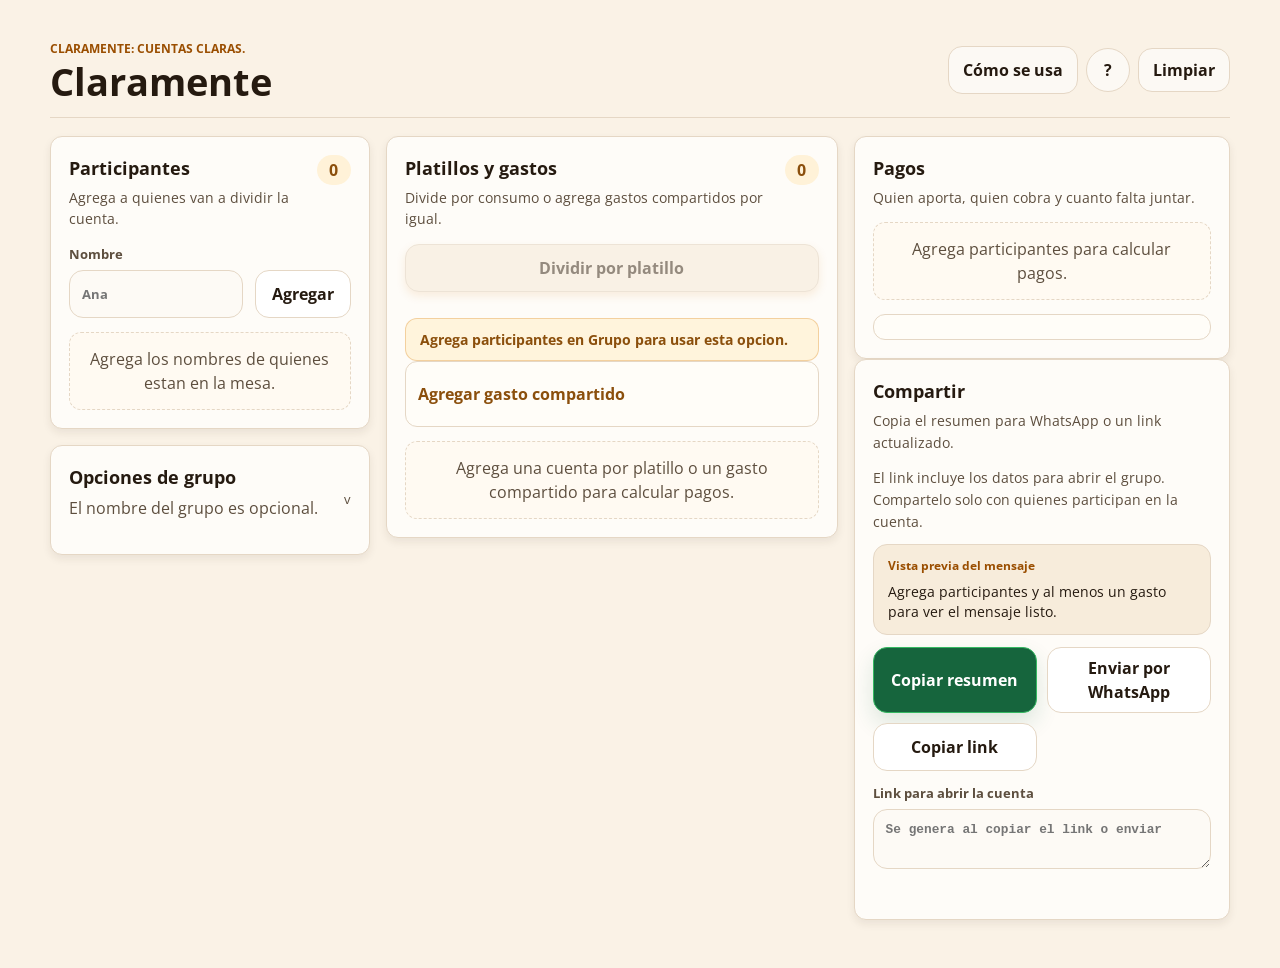
<file: index.html>
<!doctype html>
<html lang="es">
  <head>
    <meta charset="utf-8">
    <meta name="viewport" content="width=device-width, initial-scale=1">
    <meta name="theme-color" content="#f2a93b">
    <meta name="description" content="Divide cuentas de mesa y gastos compartidos sin backend y costo cero.">
    <meta http-equiv="Content-Security-Policy" content="default-src 'self'; script-src 'self'; style-src 'self' 'unsafe-inline'; img-src 'self' data: blob:; connect-src 'self'; object-src 'none'; base-uri 'none'; form-action 'none'; manifest-src 'self'; worker-src 'self'">
    <title>Claramente: cuentas claras</title>
    <link rel="icon" href="icon-192.png">
    <link rel="manifest" href="manifest.json">
    <link rel="stylesheet" href="style.css">
  </head>
  <body>
    <main class="app-shell">
      <header class="topbar">
        <div>
          <p class="eyebrow">Claramente: cuentas claras.</p>
          <h1>Claramente</h1>
        </div>
        <div class="topbar-actions">
          <a class="ghost-button topbar-button" href="presentacion.html">Cómo se usa</a>
          <button class="ghost-button topbar-button" id="supportBtn" type="button" aria-label="Ayuda y soporte">?</button>
          <button class="ghost-button topbar-button" id="resetBtn" type="button">Limpiar</button>
        </div>
      </header>

      <nav class="bottom-nav" aria-label="Secciones">
        <button class="nav-item active" data-tab="tab-group" type="button"><span class="nav-label">Grupo</span></button>
        <button class="nav-item" data-tab="tab-expenses" type="button"><span class="nav-label">Gastos</span></button>
        <button class="nav-item" data-tab="tab-settlements" type="button"><span class="nav-label">Pagos</span></button>
      </nav>

      <div class="main-grid">
        <div id="tab-group" class="tab-content">
          <section class="panel" aria-labelledby="peopleTitle">
            <div class="section-header">
              <div>
                <h2 id="peopleTitle">Participantes</h2>
                <p>Agrega a quienes van a dividir la cuenta.</p>
              </div>
              <span class="counter" id="peopleCount">0</span>
            </div>
            <form class="inline-form" id="personForm">
              <label class="field" for="personNameInput"><span>Nombre</span><input id="personNameInput" type="text" autocomplete="off" placeholder="Ana"></label>
              <button type="submit">Agregar</button>
            </form>
            <ul class="list" id="peopleList"></ul>
            <div class="guest-panel hidden" id="guestPanel"></div>
            <div class="tab-flow-actions"><button class="primary-button next-tab-btn" data-next-tab="tab-expenses" type="button">Siguiente: agregar gastos</button></div>
          </section>

          <details class="panel group-panel" id="groupConfigDetails">
            <summary class="group-summary-header">
              <div>
                <h2 id="groupTitle">Opciones de grupo</h2>
                <p>El nombre del grupo es opcional.</p>
              </div>
            </summary>
            <div class="group-config-content">
              <div class="form-row">
                <label class="field"><span>Nombre del grupo opcional</span><input id="groupNameInput" type="text" autocomplete="off" placeholder="Cena, viaje, renta..."></label>
                <label class="field"><span>Moneda</span>
                  <select id="currencyInput">
                    <option value="MXN">MXN</option>
                    <option value="USD">USD</option>
                    <option value="EUR">EUR</option>
                    <option value="COP">COP</option>
                    <option value="ARS">ARS</option>
                    <option value="CLP">CLP</option>
                  </select>
                </label>
              </div>
            </div>
          </details>
        </div>

        <div id="tab-expenses" class="tab-content hidden">
          <section class="panel" aria-labelledby="expenseTitle">
            <div class="section-header">
              <div>
                <h2 id="expenseTitle">Platillos y gastos</h2>
                <p>Divide por consumo o agrega gastos compartidos por igual.</p>
              </div>
              <span class="counter" id="expenseCount">0</span>
            </div>
            <button class="primary-button full-action" id="openRestaurantBtn" type="button">Dividir por platillo</button>
            <div id="restaurantWarning" class="restaurant-warning hidden">
              <span>Agrega participantes en Grupo para usar esta opcion.</span>
            </div>
            <details class="single-expense">
              <summary>Agregar gasto compartido</summary>
              <form class="expense-form" id="expenseForm">
                <p class="field-hint">Para compras que se reparten entre varias personas sin distinguir platillos, como taxi, botellas u hotel.</p>
                <label class="field" for="expenseDescriptionInput"><span>Descripcion</span><input id="expenseDescriptionInput" type="text" autocomplete="off" placeholder="Taxi, hotel, botellas..."></label>
                <div class="form-row">
                  <label class="field" for="expenseAmountInput"><span>Monto</span><input id="expenseAmountInput" type="text" inputmode="decimal" autocomplete="off" placeholder="120"></label>
                  <label class="field" for="expensePaidByInput"><span>Pago</span><select id="expensePaidByInput"></select></label>
                </div>
                <fieldset class="split-box">
                  <div class="split-header"><legend>Dividir entre</legend><button class="text-button" id="selectAllSplitBtn" type="button">Todos</button></div>
                  <div class="chips" id="splitWithList"></div>
                </fieldset>
                <button class="primary-button" type="submit">Agregar gasto</button>
              </form>
            </details>
            <ul class="list expense-list" id="expenseList"></ul>
            <div class="tab-flow-actions"><button class="primary-button next-tab-btn" data-next-tab="tab-settlements" type="button">Siguiente: pagos</button></div>
          </section>
        </div>

        <div id="tab-settlements" class="tab-content hidden">
          <section class="panel" aria-labelledby="balanceTitle">
            <div class="section-header">
              <div>
                <h2 id="balanceTitle">Pagos</h2>
                <p>Quien aporta, quien cobra y cuanto falta juntar.</p>
              </div>
            </div>
            <div class="balance-summary" id="balanceList"></div>
            <div class="settlements" id="settlementList"></div>
            <div class="table-close" id="tableClosePanel"></div>
          </section>
          <section class="panel share-panel" aria-labelledby="shareTitle">
            <div class="section-header">
              <div>
                <h2 id="shareTitle">Compartir</h2>
                <p>Copia el resumen para WhatsApp o un link actualizado.</p>
              </div>
            </div>
            <p class="privacy-note" id="privacyNote"></p>
            <div class="whatsapp-preview-box">
              <span class="whatsapp-preview-label">Vista previa del mensaje</span>
              <pre class="whatsapp-preview" id="whatsappPreviewBox" aria-live="polite">Agrega gastos para ver el resumen listo para mandar.</pre>
            </div>
            <div class="share-actions">
              <button class="primary-button" id="copyMessageBtn" type="button">Copiar resumen</button>
              <button class="secondary-button" id="openWhatsappBtn" type="button">Enviar por WhatsApp</button>
              <button id="copyLinkBtn" type="button">Copiar link</button>
            </div>
            <label class="field share-link-field"><span>Link para abrir la cuenta</span><textarea id="shareLinkOutput" readonly rows="2" placeholder="Se genera al copiar el link o enviar"></textarea></label>
            <label class="field hidden" id="privateKeyField"><span>Clave privada</span><input id="privateKeyOutput" type="text" readonly></label>
            <button class="hidden" id="copyPrivateKeyBtn" type="button">Copiar clave</button>
            <p class="status-line" id="statusLine" aria-live="polite"></p>
          </section>
        </div>

        <div id="tab-support" class="tab-content hidden">
          <section class="panel group-panel" aria-labelledby="supportTitle">
            <div class="section-header">
              <div>
                <h2 id="supportTitle">Ayuda y soporte</h2>
                <p>Guia rapida y herramientas locales para revisar Claramente.</p>
              </div>
            </div>
            <div class="accordion-group">
              <details class="support-accordion"><summary>Como empezar a dividir gastos</summary><div class="accordion-content"><p>Agrega participantes, registra platillos o gastos, y revisa Pagos para saber cuanto falta juntar.</p></div></details>
              <details class="support-accordion"><summary>Como funciona cumpleanero o invitado</summary><div class="accordion-content"><p>Marca a quien no va a pagar desde Grupo. Su parte baja a $0 y se reparte entre quienes si pagan.</p></div></details>
              <details class="support-accordion"><summary>Privacidad del link</summary><div class="accordion-content"><p>El link incluye los datos para abrir el grupo. Compartelo solo con quienes participan en la cuenta.</p></div></details>
            </div>
          </section>
          <section class="panel backup-panel" aria-labelledby="backupTitle">
            <div class="section-header"><div><h2 id="backupTitle">Guardar o cargar copia del grupo</h2><p>Guarda una copia de seguridad en tu dispositivo para no perder los datos del grupo.</p></div></div>
            <div class="diagnostic-box">
              <p>Descarga un archivo con todos los participantes y gastos actuales, o sube uno guardado anteriormente para continuar.</p>
              <div class="diagnostic-actions">
                <button type="button" class="topbar-button" id="exportBackupBtn">Guardar copia (.claramente)</button>
                <button type="button" class="topbar-button accent-button" id="importBackupBtn">Cargar copia</button>
                <input type="file" id="importBackupFile" accept=".claramente,.clara,.json,.txt" style="display: none;">
              </div>
            </div>
          </section>
          <section class="panel support-dev-panel" aria-labelledby="devTitle">
            <div class="section-header"><div><h2 id="devTitle">Diagnostico y errores</h2><p>Herramientas tecnicas para resolver fallos y reportar problemas.</p></div></div>
            <div class="diagnostic-box"><p><strong>Version de cache:</strong> <code id="cacheVersionLabel">clara-cache-v58</code></p><div class="diagnostic-actions"><button type="button" class="topbar-button" id="copyStateJsonBtn">Copiar estado JSON</button><button type="button" class="topbar-button accent-button" id="forceReloadBtn">Forzar actualizacion</button></div></div>
            <div class="error-console-panel"><h3>Consola de errores</h3><div id="errorConsoleBox" class="error-console-box no-errors">No se han detectado errores de ejecucion. Todo funciona bien.</div><button type="button" class="primary-button hidden full-action compact-action" id="copyErrorLogBtn">Copiar reporte de errores</button></div>
          </section>
        </div>
      </div>
    </main>

    <dialog class="restaurant-dialog" id="restaurantDialog" closedby="any">
      <form method="dialog" id="restaurantForm">
        <div class="dialog-header">
          <h2>Dividir por platillo</h2>
          <button class="close-dialog-btn" id="closeRestaurantBtn" type="button" aria-label="Cerrar">&times;</button>
        </div>
        <p class="dialog-subtitle">Captura los productos manualmente y marca quien consumio cada uno.</p>
        <div id="ticketTableContainer">
          <div class="ticket-items-container">
            <table class="ticket-table">
              <thead>
                <tr>
                  <th>Producto</th>
                  <th class="price-column">Precio</th>
                  <th>Lo consumen</th>
                  <th class="remove-column"></th>
                </tr>
              </thead>
              <tbody id="ticketItemsBody"></tbody>
            </table>
          </div>
          <button class="text-button add-ticket-item" id="addTicketItemBtn" type="button">+ Agregar otro producto</button>
          <div class="form-row">
            <fieldset class="tip-field">
              <legend>Propina</legend>
              <div class="tip-options" id="ticketTipPercent">
                <label><input type="radio" name="ticketTipPercent" value="0"><span>Sin propina</span></label>
                <label><input type="radio" name="ticketTipPercent" value="5"><span>5%</span></label>
                <label><input type="radio" name="ticketTipPercent" value="10" checked><span>10%</span></label>
                <label><input type="radio" name="ticketTipPercent" value="15"><span>15%</span></label>
              </div>
            </fieldset>
            <label class="field" for="ticketTaxFixed"><span>Cargos adicionales</span><input id="ticketTaxFixed" type="text" inputmode="decimal" autocomplete="off" value="0.00" placeholder="120"><span class="field-hint">IVA, servicio u otros importes fijos del ticket.</span></label>
          </div>
          <div class="form-row">
            <label class="field"><span>Quien pago la cuenta</span><select id="ticketPaidBySelect"></select><span class="field-hint">Deja "Nadie" si estan juntando el dinero antes de pagar.</span></label>
            <label class="field"><span>Nombre de la cuenta</span><input id="ticketNameInput" type="text" value="Restaurante" placeholder="Cena, almuerzo..."></label>
          </div>
          <div class="ticket-summary-box">
            <div class="summary-line"><span>Subtotal productos:</span><span id="ticketSubtotalLabel">$0.00</span></div>
            <div class="summary-line"><span>Total calculado:</span><span id="ticketTotalLabel">$0.00</span></div>
          </div>
          <div class="dialog-actions">
            <button class="ghost-button" id="cancelRestaurantBtn" type="button">Cancelar</button>
            <button class="primary-button" id="saveRestaurantBtn" type="button">Guardar y dividir</button>
          </div>
        </div>
      </form>
    </dialog>

    <dialog class="reminder-dialog" id="reminderDialog" closedby="any"><form method="dialog" id="reminderForm"><div class="dialog-header"><h2>Recordatorio de cobro</h2><button class="close-dialog-btn" id="closeReminderBtn" type="button" aria-label="Cerrar">&times;</button></div><p class="dialog-subtitle">Guarda una nota simple para que aparezca en el mensaje de WhatsApp cuando esta persona cobre.</p><input id="reminderPersonIdInput" type="hidden"><p class="dialog-person" id="reminderPersonName"></p><label class="field"><span>Recordatorio</span><textarea id="reminderTextInput" rows="4" autocomplete="off" placeholder="Transferencia, efectivo, CLABE..."></textarea></label><div class="dialog-actions"><button class="ghost-button" type="button" id="cancelReminderBtn">Cancelar</button><button class="primary-button" type="submit">Guardar</button></div></form></dialog>

    <dialog class="import-dialog" id="privateKeyDialog" closedby="any"><form method="dialog" id="privateKeyForm"><h2>Este link necesita clave</h2><p>Pega la clave que el host compartio aparte.</p><label class="field"><span>Clave</span><input id="privateKeyInput" type="text" autocomplete="off"></label><div class="dialog-actions"><button type="button" id="cancelPrivateKeyBtn">Cancelar</button><button class="primary-button" type="submit">Abrir</button></div></form></dialog>

    <script src="clara-sw-register.js" defer></script>
    <script src="shell-router.js" defer></script>
    <script src="clara-core.js" defer></script>
    <script src="app.js" defer></script>
  </body>
</html>
</file>
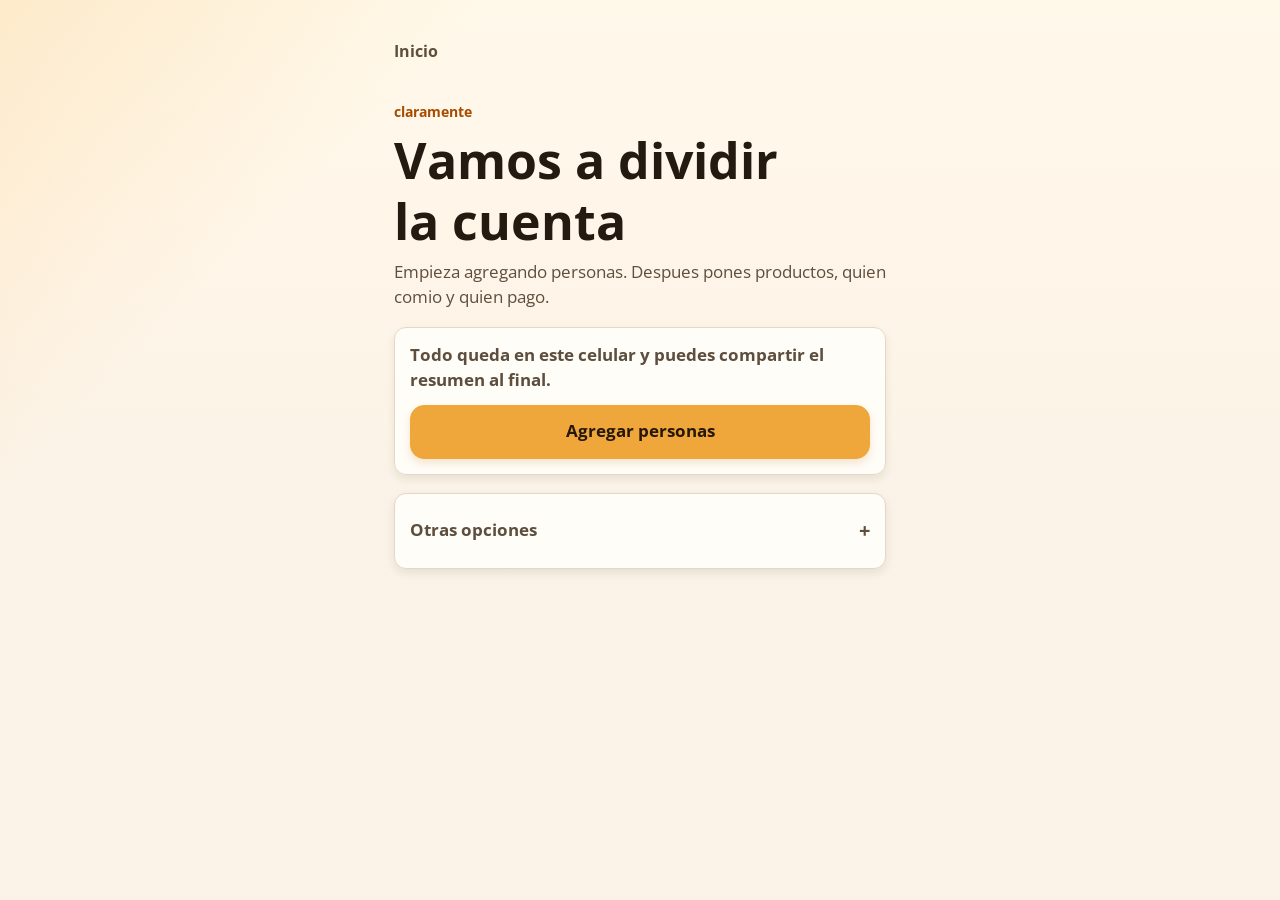
<file: abrir-prellenado-tarjeta.html>
<!doctype html>
<html lang="es">
  <head>
    <meta charset="utf-8">
    <meta name="viewport" content="width=device-width, initial-scale=1">
    <meta name="robots" content="noindex,nofollow">
    <meta http-equiv="Content-Security-Policy" content="default-src 'self'; script-src 'self'; style-src 'self'; img-src 'self' data:; connect-src 'self'; object-src 'none'; base-uri 'none'; form-action 'none'">
    <title>Abrir prellenado: tarjeta</title>
    <link rel="icon" href="icon-192.png">
    <link rel="stylesheet" href="claramente.css">
  </head>
  <body>
    <main class="claramente-shell">
      <section class="flow-card">
        <div class="screen-head">
          <p class="screen-kicker">claramente</p>
          <h1 class="screen-title">Abriendo caso prellenado</h1>
          <p class="screen-help">Si no abre solo, usa el boton para entrar al recorrido.</p>
        </div>
        <div class="panel">
          <a class="primary-button" id="openPrefilledLink" href="claramente.html?shell=claramente">Abrir recorrido prellenado</a>
        </div>
      </section>
    </main>
    <script src="abrir-prellenado-tarjeta.js" defer></script>
  </body>
</html>
</file>
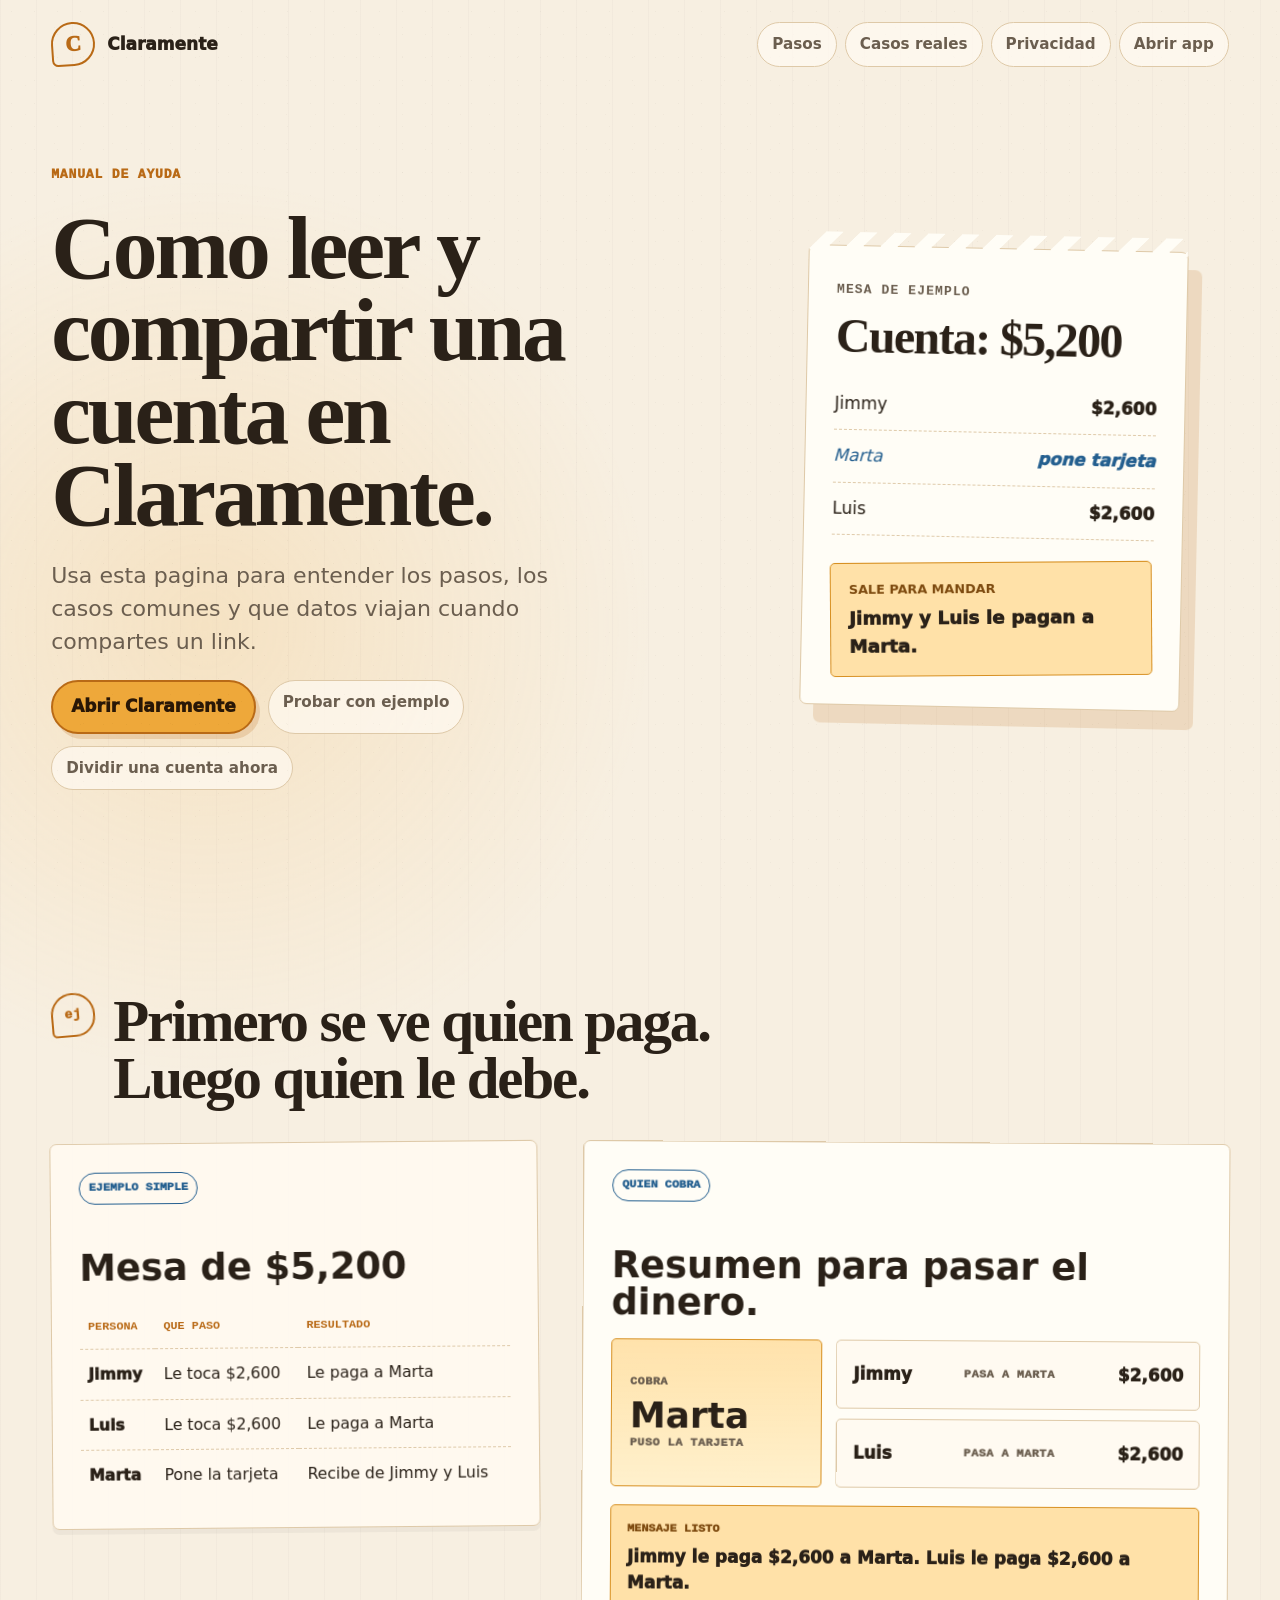
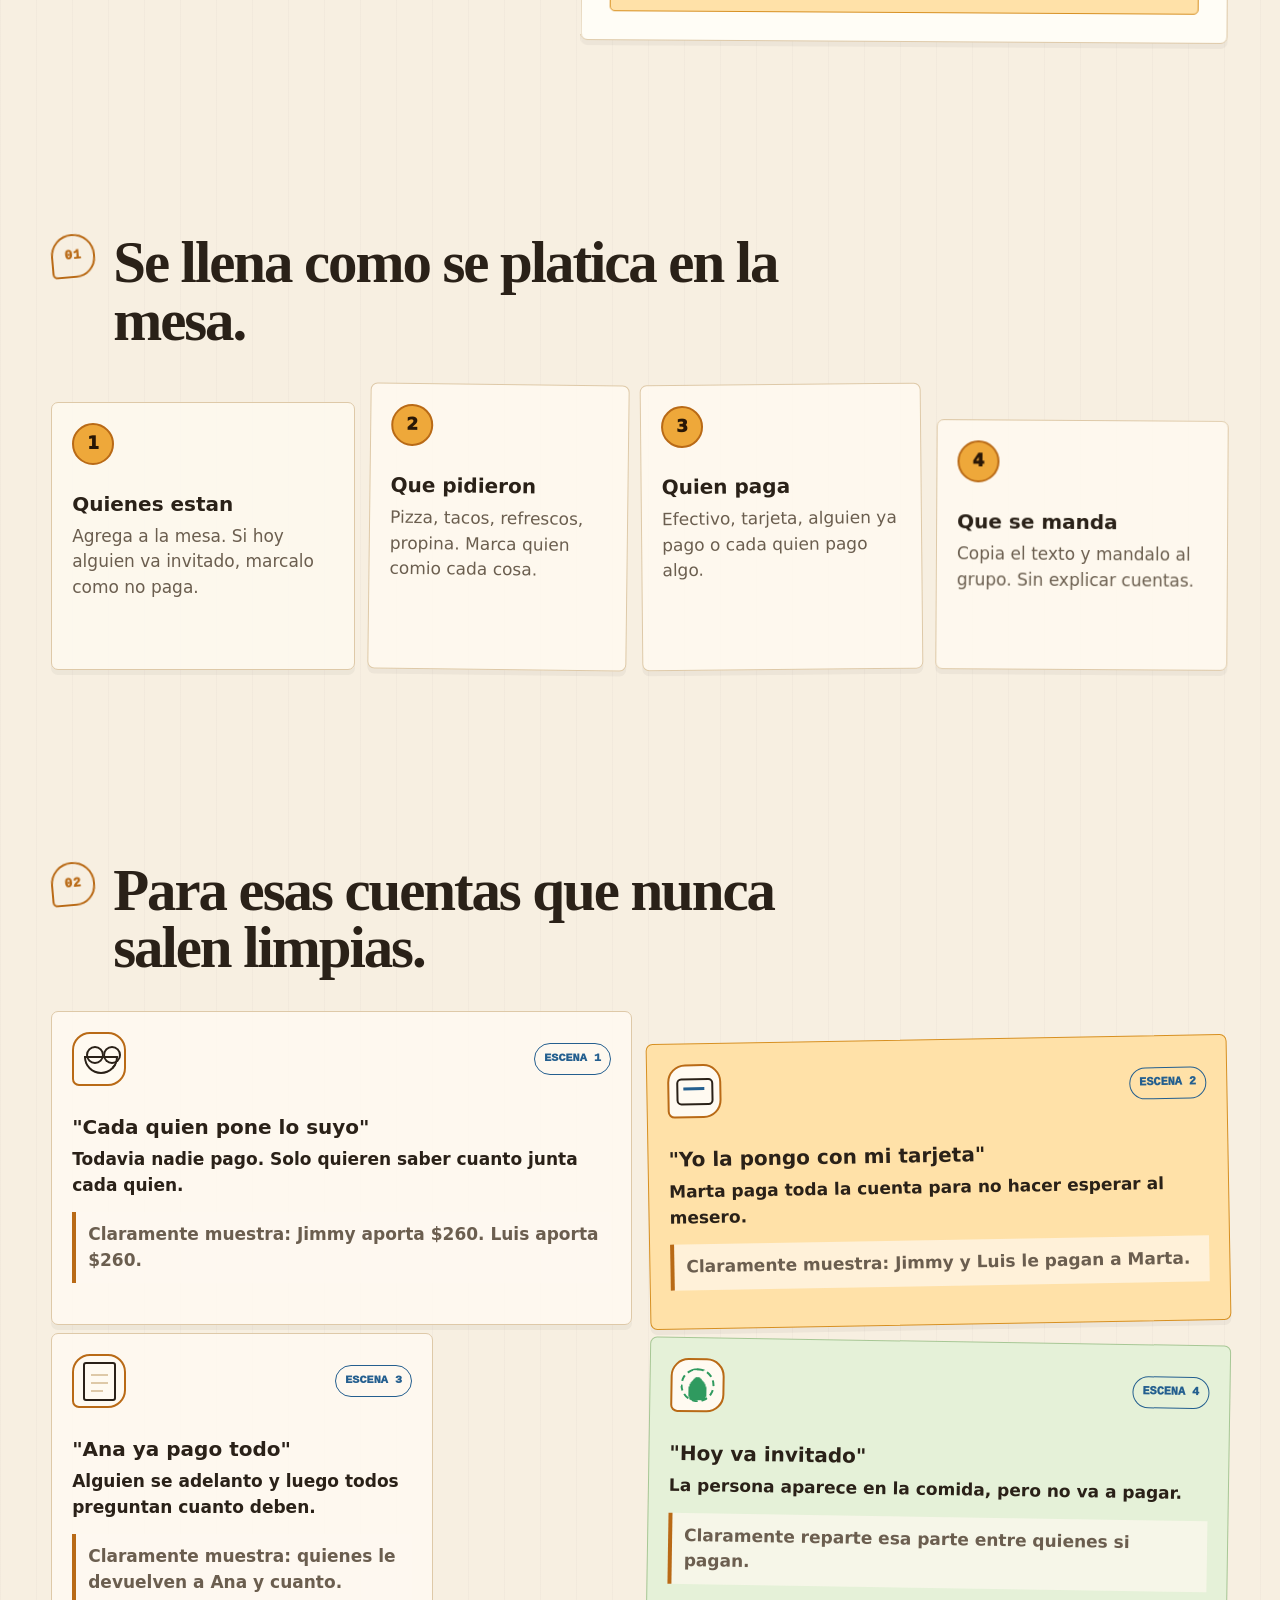
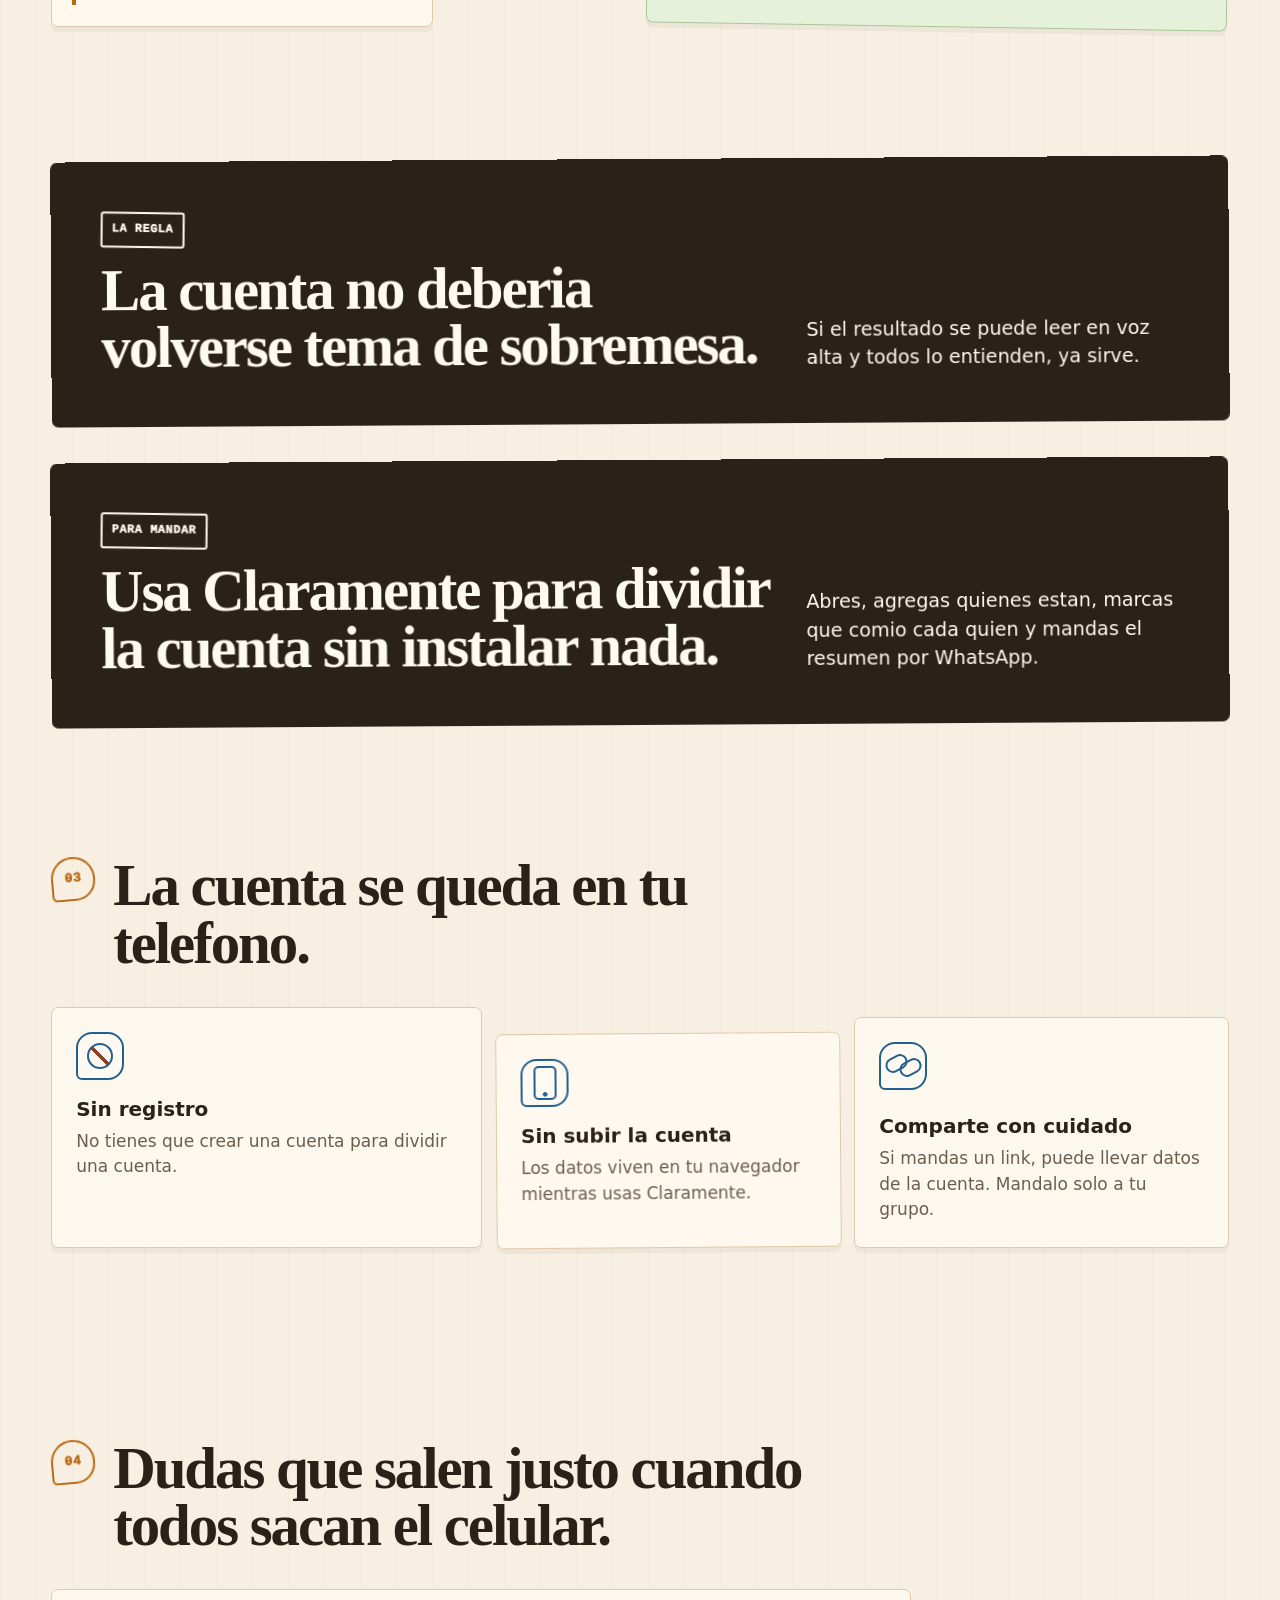
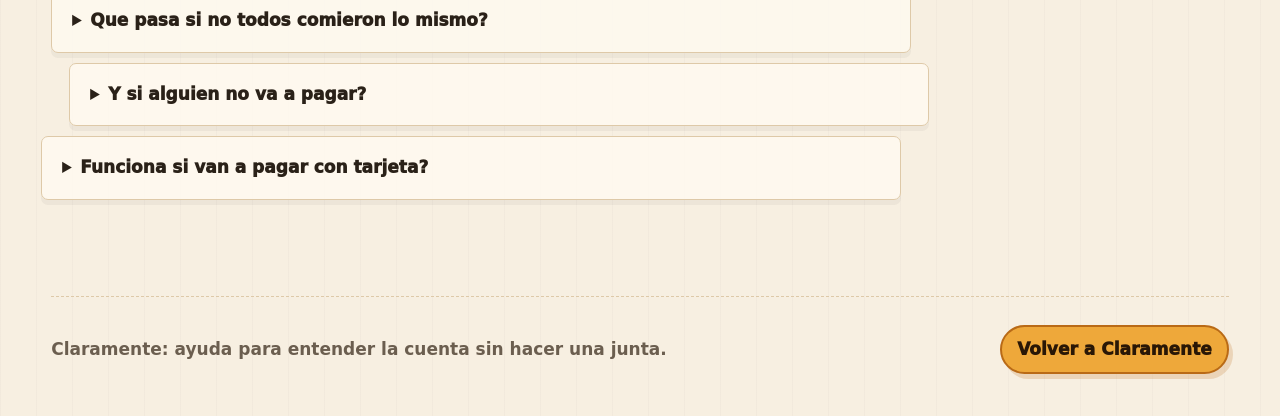
<file: ayuda.html>
<!doctype html>
<html lang="es">
  <head>
    <meta charset="utf-8">
    <meta name="viewport" content="width=device-width, initial-scale=1">
    <meta name="theme-color" content="#f2a93b">
    <meta name="description" content="Manual de ayuda de Claramente para dividir una cuenta, entender quien paga y compartir el resumen.">
    <meta http-equiv="Content-Security-Policy" content="default-src 'self'; script-src 'self'; style-src 'self'; img-src 'self' data:; connect-src 'self'; object-src 'none'; base-uri 'none'; form-action 'none'">
    <title>Manual de ayuda de Claramente</title>
    <link rel="icon" href="icon-192.png">
    <link rel="stylesheet" href="ayuda.css">
  </head>
  <body>
    <a class="skip-link" href="#contenido">Saltar al contenido</a>

    <header class="site-header" aria-label="Encabezado">
      <a class="brand-lockup" href="index.html" aria-label="Abrir Claramente">
        <span class="brand-mark" aria-hidden="true">C</span>
        <span>Claramente</span>
      </a>
      <nav class="top-nav" aria-label="Secciones de ayuda">
        <a href="#como-funciona">Pasos</a>
        <a href="#casos">Casos reales</a>
        <a href="#privacidad">Privacidad</a>
        <a href="index.html">Abrir app</a>
      </nav>
    </header>

    <main id="contenido">
      <section class="hero-section" aria-labelledby="heroTitle">
        <div class="hero-copy">
          <p class="eyebrow">manual de ayuda</p>
          <h1 id="heroTitle">Como leer y compartir una cuenta en Claramente.</h1>
          <p class="hero-text">Usa esta pagina para entender los pasos, los casos comunes y que datos viajan cuando compartes un link.</p>
          <div class="hero-actions">
            <a class="primary-link" href="index.html">Abrir Claramente</a>
            <a class="secondary-link" href="#ejemplo">Probar con ejemplo</a>
            <a class="secondary-link" href="index.html">Dividir una cuenta ahora</a>
          </div>
        </div>

        <aside class="receipt-demo" id="ejemplo" aria-labelledby="receiptTitle">
          <div class="tear-strip" aria-hidden="true"></div>
          <p class="receipt-kicker">mesa de ejemplo</p>
          <h2 id="receiptTitle">Cuenta: $5,200</h2>
          <dl class="receipt-lines">
            <div>
              <dt>Jimmy</dt>
              <dd>$2,600</dd>
            </div>
            <div class="pen-line">
              <dt>Marta</dt>
              <dd>pone tarjeta</dd>
            </div>
            <div>
              <dt>Luis</dt>
              <dd>$2,600</dd>
            </div>
          </dl>
          <div class="receipt-result">
            <span>sale para mandar</span>
            <p>Jimmy y Luis le pagan a Marta.</p>
          </div>
        </aside>
      </section>

      <section class="explainer-section" aria-labelledby="explainerTitle">
        <div class="section-heading">
          <span class="section-stamp">ej</span>
          <h2 id="explainerTitle">Primero se ve quien paga. Luego quien le debe.</h2>
        </div>
        <div class="explain-board">
          <article class="split-table-card" aria-labelledby="tableTitle">
            <p class="case-label">ejemplo simple</p>
            <h3 id="tableTitle">Mesa de $5,200</h3>
            <table>
              <caption>Ejemplo de pago con tarjeta</caption>
              <thead>
                <tr>
                  <th scope="col">Persona</th>
                  <th scope="col">Que paso</th>
                  <th scope="col">Resultado</th>
                </tr>
              </thead>
              <tbody>
                <tr>
                  <th scope="row">Jimmy</th>
                  <td>Le toca $2,600</td>
                  <td>Le paga a Marta</td>
                </tr>
                <tr>
                  <th scope="row">Luis</th>
                  <td>Le toca $2,600</td>
                  <td>Le paga a Marta</td>
                </tr>
                <tr>
                  <th scope="row">Marta</th>
                  <td>Pone la tarjeta</td>
                  <td>Recibe de Jimmy y Luis</td>
                </tr>
              </tbody>
            </table>
          </article>

          <article class="payment-map" aria-labelledby="mapTitle">
            <p class="case-label">quien cobra</p>
            <h3 id="mapTitle">Resumen para pasar el dinero.</h3>
            <div class="payment-ledger" role="list" aria-label="Pagos del ejemplo">
              <div class="ledger-payee" role="listitem">
                <span>cobra</span>
                <strong>Marta</strong>
                <small>puso la tarjeta</small>
              </div>
              <div class="ledger-lines">
                <div class="ledger-row" role="listitem">
                  <span class="ledger-person">Jimmy</span>
                  <span class="ledger-note">pasa a Marta</span>
                  <strong>$2,600</strong>
                </div>
                <div class="ledger-row" role="listitem">
                  <span class="ledger-person">Luis</span>
                  <span class="ledger-note">pasa a Marta</span>
                  <strong>$2,600</strong>
                </div>
              </div>
            </div>
            <div class="message-preview">
              <span>mensaje listo</span>
              <p>Jimmy le paga $2,600 a Marta. Luis le paga $2,600 a Marta.</p>
            </div>
          </article>
        </div>
      </section>

      <section class="steps-section" id="como-funciona" aria-labelledby="stepsTitle">
        <div class="section-heading">
          <span class="section-stamp">01</span>
          <h2 id="stepsTitle">Se llena como se platica en la mesa.</h2>
        </div>
        <ol class="step-list">
          <li>
            <span class="step-number">1</span>
            <h3>Quienes estan</h3>
            <p>Agrega a la mesa. Si hoy alguien va invitado, marcalo como no paga.</p>
          </li>
          <li>
            <span class="step-number">2</span>
            <h3>Que pidieron</h3>
            <p>Pizza, tacos, refrescos, propina. Marca quien comio cada cosa.</p>
          </li>
          <li>
            <span class="step-number">3</span>
            <h3>Quien paga</h3>
            <p>Efectivo, tarjeta, alguien ya pago o cada quien pago algo.</p>
          </li>
          <li>
            <span class="step-number">4</span>
            <h3>Que se manda</h3>
            <p>Copia el texto y mandalo al grupo. Sin explicar cuentas.</p>
          </li>
        </ol>
      </section>

      <section class="cases-section" id="casos" aria-labelledby="casesTitle">
        <div class="section-heading">
          <span class="section-stamp">02</span>
          <h2 id="casesTitle">Para esas cuentas que nunca salen limpias.</h2>
        </div>
        <div class="comic-strip">
          <article class="comic-panel comic-panel-wide">
            <div class="scene-top">
              <span class="scene-icon scene-people" aria-hidden="true"></span>
              <p class="case-label">escena 1</p>
            </div>
            <h3>"Cada quien pone lo suyo"</h3>
            <p class="dialogue-line">Todavia nadie pago. Solo quieren saber cuanto junta cada quien.</p>
            <p class="outcome-line">Claramente muestra: Jimmy aporta $260. Luis aporta $260.</p>
          </article>
          <article class="comic-panel comic-card-panel">
            <div class="scene-top">
              <span class="scene-icon scene-card" aria-hidden="true"></span>
              <p class="case-label">escena 2</p>
            </div>
            <h3>"Yo la pongo con mi tarjeta"</h3>
            <p class="dialogue-line">Marta paga toda la cuenta para no hacer esperar al mesero.</p>
            <p class="outcome-line">Claramente muestra: Jimmy y Luis le pagan a Marta.</p>
          </article>
          <article class="comic-panel">
            <div class="scene-top">
              <span class="scene-icon scene-receipt" aria-hidden="true"></span>
              <p class="case-label">escena 3</p>
            </div>
            <h3>"Ana ya pago todo"</h3>
            <p class="dialogue-line">Alguien se adelanto y luego todos preguntan cuanto deben.</p>
            <p class="outcome-line">Claramente muestra: quienes le devuelven a Ana y cuanto.</p>
          </article>
          <article class="comic-panel comic-guest-panel">
            <div class="scene-top">
              <span class="scene-icon scene-guest" aria-hidden="true"></span>
              <p class="case-label">escena 4</p>
            </div>
            <h3>"Hoy va invitado"</h3>
            <p class="dialogue-line">La persona aparece en la comida, pero no va a pagar.</p>
            <p class="outcome-line">Claramente reparte esa parte entre quienes si pagan.</p>
          </article>
        </div>
      </section>

      <section class="table-note" aria-labelledby="noteTitle">
        <div>
          <span class="table-note-stamp">la regla</span>
          <h2 id="noteTitle">La cuenta no deberia volverse tema de sobremesa.</h2>
        </div>
        <p>Si el resultado se puede leer en voz alta y todos lo entienden, ya sirve.</p>
      </section>

      <section class="table-note" aria-labelledby="shareCopyTitle">
        <div>
          <span class="table-note-stamp">para mandar</span>
          <h2 id="shareCopyTitle">Usa Claramente para dividir la cuenta sin instalar nada.</h2>
        </div>
        <p>Abres, agregas quienes estan, marcas que comio cada quien y mandas el resumen por WhatsApp.</p>
      </section>

      <section class="privacy-section" id="privacidad" aria-labelledby="privacyTitle">
        <div class="section-heading">
          <span class="section-stamp">03</span>
          <h2 id="privacyTitle">La cuenta se queda en tu telefono.</h2>
        </div>
        <div class="privacy-grid">
          <article>
            <span class="privacy-icon privacy-no-account" aria-hidden="true"></span>
            <h3>Sin registro</h3>
            <p>No tienes que crear una cuenta para dividir una cuenta.</p>
          </article>
          <article>
            <span class="privacy-icon privacy-phone" aria-hidden="true"></span>
            <h3>Sin subir la cuenta</h3>
            <p>Los datos viven en tu navegador mientras usas Claramente.</p>
          </article>
          <article>
            <span class="privacy-icon privacy-link" aria-hidden="true"></span>
            <h3>Comparte con cuidado</h3>
            <p>Si mandas un link, puede llevar datos de la cuenta. Mandalo solo a tu grupo.</p>
          </article>
        </div>
      </section>

      <section class="faq-section" aria-labelledby="faqTitle">
        <div class="section-heading">
          <span class="section-stamp">04</span>
          <h2 id="faqTitle">Dudas que salen justo cuando todos sacan el celular.</h2>
        </div>
        <div class="faq-list">
          <details>
            <summary>Que pasa si no todos comieron lo mismo?</summary>
            <p>Agrega el producto y marca solo a quienes lo comieron. A quien no lo comio, no se lo cobra.</p>
          </details>
          <details>
            <summary>Y si alguien no va a pagar?</summary>
            <p>Marcalo como invitado o cumpleanero. Puede comer, pero no aparece como alguien que aporta.</p>
          </details>
          <details>
            <summary>Funciona si van a pagar con tarjeta?</summary>
            <p>Si alguien dice "yo la pongo", Claramente dice cuanto le pasan los demas.</p>
          </details>
        </div>
      </section>
    </main>

    <footer class="site-footer">
      <p>Claramente: ayuda para entender la cuenta sin hacer una junta.</p>
      <a class="primary-link compact" href="index.html">Volver a Claramente</a>
    </footer>
  </body>
</html>
</file>
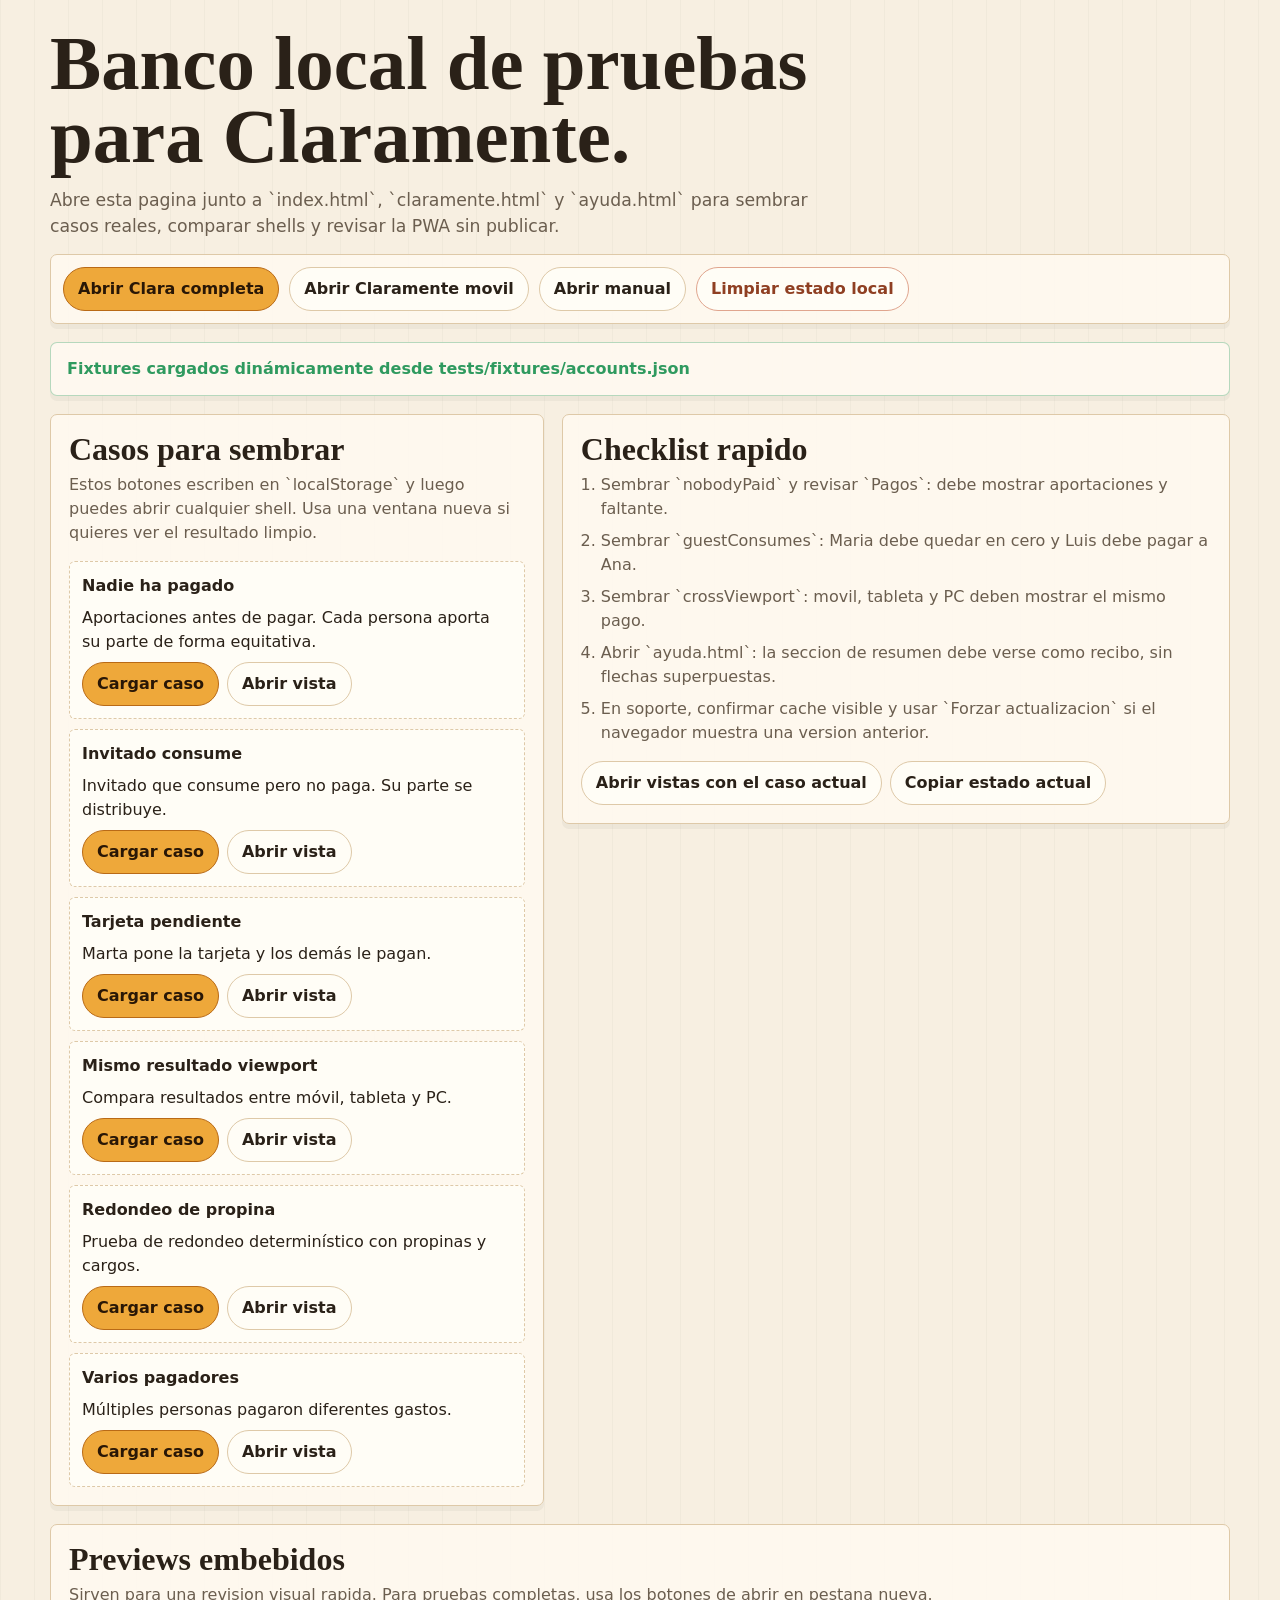
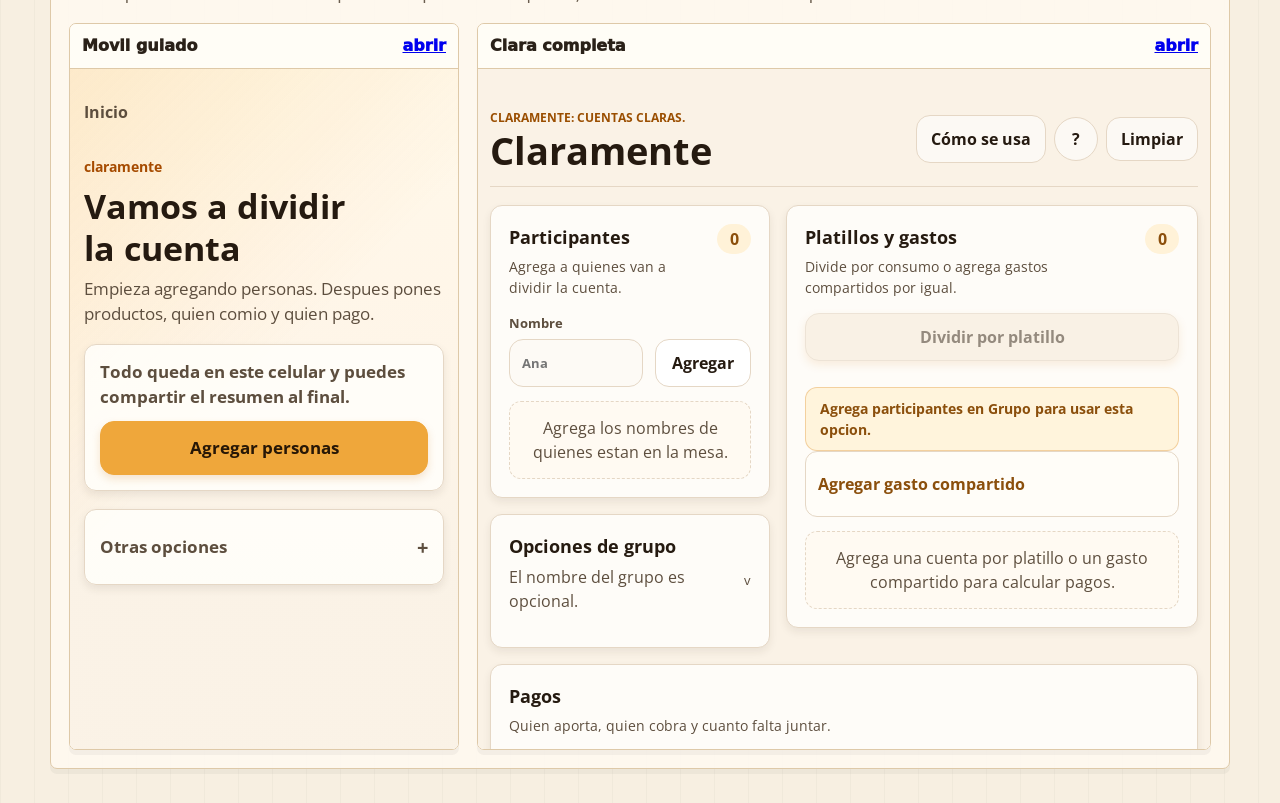
<file: claramente-local-test.html>
<!doctype html>
<html lang="es">
  <head>
    <meta charset="utf-8">
    <meta name="viewport" content="width=device-width, initial-scale=1">
    <meta name="theme-color" content="#f2a93b">
    <meta http-equiv="Content-Security-Policy" content="default-src 'self'; script-src 'self' 'unsafe-inline'; style-src 'self' 'unsafe-inline'; img-src 'self' data:; connect-src 'self'; frame-src 'self'; object-src 'none'; base-uri 'none'; form-action 'none'">
    <title>Claramente - pruebas locales</title>
    <style>
      :root {
        color-scheme: light;
        --paper: #f7efe1;
        --panel: #fffaf1;
        --ink: #2a2118;
        --muted: #6b5e4f;
        --line: #dec9a8;
        --accent: #eea83a;
        --accent-dark: #b96a16;
        --ok: #2f9a5f;
        --warn: #8f5a17;
        --danger: #8f3f22;
        --blue: #245f8f;
      }

      * {
        box-sizing: border-box;
      }

      body {
        margin: 0;
        min-width: 320px;
        background:
          linear-gradient(90deg, rgba(42, 33, 24, 0.03) 1px, transparent 1px) 0 0 / 34px 34px,
          var(--paper);
        color: var(--ink);
        font-family: "Trebuchet MS", ui-sans-serif, system-ui, sans-serif;
        line-height: 1.5;
      }

      header,
      main {
        width: min(1180px, calc(100% - 32px));
        margin-inline: auto;
      }

      header {
        display: grid;
        gap: 14px;
        padding: 28px 0 18px;
      }

      h1,
      h2,
      h3,
      p {
        margin-top: 0;
      }

      h1 {
        max-width: 760px;
        margin-bottom: 0;
        font-family: ui-serif, Georgia, "Times New Roman", serif;
        font-size: clamp(2.45rem, 6vw, 5rem);
        line-height: 0.95;
      }

      .intro {
        max-width: 760px;
        margin: 0;
        color: var(--muted);
        font-size: 1.08rem;
      }

      .toolbar,
      .panel,
      .preview-card,
      .status-box {
        border: 1px solid var(--line);
        border-radius: 7px;
        background: rgba(255, 250, 241, 0.88);
        box-shadow: 0 5px 0 rgba(42, 33, 24, 0.045);
      }

      .toolbar {
        display: flex;
        flex-wrap: wrap;
        gap: 10px;
        align-items: center;
        padding: 12px;
      }

      button,
      a.button {
        display: inline-flex;
        align-items: center;
        justify-content: center;
        min-height: 44px;
        border: 1px solid var(--line);
        border-radius: 999px;
        background: #fffdf6;
        color: var(--ink);
        padding: 9px 14px;
        font: inherit;
        font-weight: 850;
        text-decoration: none;
        cursor: pointer;
      }

      button.primary,
      a.button.primary {
        border-color: var(--accent-dark);
        background: var(--accent);
        color: #291706;
      }

      button.danger {
        border-color: #e0a58e;
        color: var(--danger);
      }

      main {
        display: grid;
        gap: 18px;
        padding-bottom: 34px;
      }

      .grid {
        display: grid;
        grid-template-columns: minmax(0, 0.85fr) minmax(0, 1.15fr);
        gap: 18px;
        align-items: start;
      }

      .panel {
        padding: 18px;
      }

      .panel h2 {
        margin-bottom: 8px;
        font-family: ui-serif, Georgia, "Times New Roman", serif;
        font-size: 2rem;
        line-height: 1;
      }

      .panel p {
        color: var(--muted);
      }

      .fixture-list {
        display: grid;
        gap: 10px;
        margin-top: 14px;
      }

      .fixture-card {
        display: grid;
        gap: 8px;
        border: 1px dashed var(--line);
        border-radius: 6px;
        background: #fffdf6;
        padding: 12px;
      }

      .fixture-card strong {
        font-size: 1rem;
      }

      .fixture-actions,
      .quick-links {
        display: flex;
        flex-wrap: wrap;
        gap: 8px;
      }

      .status-box {
        min-height: 54px;
        padding: 14px 16px;
        color: var(--muted);
        font-weight: 800;
      }

      .status-box.ok {
        border-color: rgba(47, 154, 95, 0.35);
        color: var(--ok);
      }

      .status-box.warn {
        border-color: rgba(143, 90, 23, 0.35);
        color: var(--warn);
      }

      .preview-grid {
        display: grid;
        grid-template-columns: 390px minmax(0, 1fr);
        gap: 18px;
      }

      .preview-card {
        overflow: hidden;
      }

      .preview-head {
        display: flex;
        align-items: center;
        justify-content: space-between;
        gap: 10px;
        border-bottom: 1px solid var(--line);
        padding: 10px 12px;
        background: #fffdf6;
        font-weight: 950;
      }

      iframe {
        display: block;
        width: 100%;
        border: 0;
        background: white;
      }

      .mobile-frame iframe {
        height: 680px;
      }

      .desktop-frame iframe {
        height: 680px;
      }

      code {
        border: 1px solid var(--line);
        border-radius: 4px;
        background: #fffdf6;
        padding: 2px 5px;
      }

      .checklist {
        display: grid;
        gap: 8px;
        margin: 0;
        padding-left: 20px;
        color: var(--muted);
      }

      @media (max-width: 980px) {
        .grid,
        .preview-grid {
          grid-template-columns: 1fr;
        }

        .mobile-frame {
          width: min(100%, 430px);
        }
      }
    </style>
  </head>
  <body>
    <header>
      <h1>Banco local de pruebas para Claramente.</h1>
      <p class="intro">Abre esta pagina junto a `index.html`, `claramente.html` y `ayuda.html` para sembrar casos reales, comparar shells y revisar la PWA sin publicar.</p>
      <nav class="toolbar" aria-label="Acciones principales">
        <a class="button primary" href="index.html?shell=claramente-full" target="_blank">Abrir Clara completa</a>
        <a class="button" href="claramente.html" target="_blank">Abrir Claramente movil</a>
        <a class="button" href="ayuda.html" target="_blank">Abrir manual</a>
        <button type="button" id="clearStateBtn" class="danger">Limpiar estado local</button>
      </nav>
    </header>

    <main>
      <section class="status-box" id="statusLine" aria-live="polite">Listo para probar. Elige un caso y abre una vista.</section>

      <div class="grid">
        <section class="panel" aria-labelledby="fixturesTitle">
          <h2 id="fixturesTitle">Casos para sembrar</h2>
          <p>Estos botones escriben en `localStorage` y luego puedes abrir cualquier shell. Usa una ventana nueva si quieres ver el resultado limpio.</p>
          <div class="fixture-list" id="fixtureList"></div>
        </section>

        <section class="panel" aria-labelledby="manualTitle">
          <h2 id="manualTitle">Checklist rapido</h2>
          <ol class="checklist">
            <li>Sembrar `nobodyPaid` y revisar `Pagos`: debe mostrar aportaciones y faltante.</li>
            <li>Sembrar `guestConsumes`: Maria debe quedar en cero y Luis debe pagar a Ana.</li>
            <li>Sembrar `crossViewport`: movil, tableta y PC deben mostrar el mismo pago.</li>
            <li>Abrir `ayuda.html`: la seccion de resumen debe verse como recibo, sin flechas superpuestas.</li>
            <li>En soporte, confirmar cache visible y usar `Forzar actualizacion` si el navegador muestra una version anterior.</li>
          </ol>
          <div class="quick-links" style="margin-top: 16px;">
            <button type="button" id="openAllBtn">Abrir vistas con el caso actual</button>
            <button type="button" id="copyStateBtn">Copiar estado actual</button>
          </div>
        </section>
      </div>

      <section class="panel" aria-labelledby="previewTitle">
        <h2 id="previewTitle">Previews embebidos</h2>
        <p>Sirven para una revision visual rapida. Para pruebas completas, usa los botones de abrir en pestana nueva.</p>
        <div class="preview-grid">
          <article class="preview-card mobile-frame">
            <div class="preview-head">
              <span>Movil guiado</span>
              <a href="claramente.html" target="_blank">abrir</a>
            </div>
            <iframe src="claramente.html" title="Preview movil de Claramente"></iframe>
          </article>
          <article class="preview-card desktop-frame">
            <div class="preview-head">
              <span>Clara completa</span>
              <a href="index.html?shell=claramente-full" target="_blank">abrir</a>
            </div>
            <iframe src="index.html?shell=claramente-full" title="Preview completa de Clara"></iframe>
          </article>
        </div>
      </section>
    </main>

    <script>
      const STORAGE_KEY = "clara.state.v1";
      const MOBILE_STORAGE_KEY = "clara.state.claramente";
      
      const defaultFixtures = {
        nobodyPaid: {
          label: "Nadie ha pagado (Local)",
          description: "Aportaciones antes de pagar. Cada persona aporta $100.00 para una cuenta total de $300.00.",
          target: "both",
          state: {
            version: 1,
            groupName: "Cena sin pagar",
            currency: "MXN",
            people: [
              { id: "p_ana", name: "Ana", reminder: "", isGuest: false },
              { id: "p_luis", name: "Luis", reminder: "", isGuest: false },
              { id: "p_maria", name: "Maria", reminder: "", isGuest: false }
            ],
            expenses: [
              { id: "e_ana", description: "Cena: tacos", amountCents: 10000, paidBy: "p_ana", splitWith: ["p_ana"], createdAt: 1, source: "restaurant", restaurantId: "r_cena", restaurantPaidBy: "__self__", payerShareCents: 10000, restaurantName: "Cena" },
              { id: "e_luis", description: "Cena: pizza", amountCents: 10000, paidBy: "p_luis", splitWith: ["p_luis"], createdAt: 2, source: "restaurant", restaurantId: "r_cena", restaurantPaidBy: "__self__", payerShareCents: 10000, restaurantName: "Cena" },
              { id: "e_maria", description: "Cena: agua", amountCents: 10000, paidBy: "p_maria", splitWith: ["p_maria"], createdAt: 3, source: "restaurant", restaurantId: "r_cena", restaurantPaidBy: "__self__", payerShareCents: 10000, restaurantName: "Cena" }
            ],
            tableClose: {},
            updatedAt: 1
          }
        },
        guestConsumes: {
          label: "Invitado consume (Local)",
          description: "María consume pero es invitada (isGuest: true). Su parte ($150.00) se reparte entre Ana y Luis.",
          target: "both",
          state: {
            version: 1,
            groupName: "Cumple de Maria",
            currency: "MXN",
            people: [
              { id: "p_ana", name: "Ana", reminder: "", isGuest: false },
              { id: "p_luis", name: "Luis", reminder: "", isGuest: false },
              { id: "p_maria", name: "Maria", reminder: "", isGuest: true }
            ],
            expenses: [
              { id: "e_cena", description: "Cena compartida", amountCents: 30000, paidBy: "p_ana", splitWith: ["p_ana", "p_luis", "p_maria"], createdAt: 1 }
            ],
            tableClose: {},
            updatedAt: 1
          }
        },
        cardPayerPending: {
          label: "Tarjeta pendiente (Local)",
          description: "Marta es invitada pero pondrá la tarjeta. Los demás le pagan a Marta.",
          target: "mobile",
          state: {
            screen: "paid",
            itemMode: "shared",
            people: [
              { id: "p_jimmy", name: "Jimmy", isGuest: false },
              { id: "p_marta", name: "Marta", isGuest: true },
              { id: "p_cash", name: "Cash", isGuest: false }
            ],
            items: [
              { id: "shared_cuenta", type: "shared", name: "Cuenta", amountCents: 520000, splitWith: ["p_jimmy", "p_cash"] }
            ],
            paidMode: "",
            paymentMethod: "",
            cardPayerId: "",
            paidById: "",
            updatedAt: 1
          }
        },
        crossViewport: {
          label: "Mismo resultado viewport (Local)",
          description: "Cuenta adaptable compartida por igual ($300.00 entre 3 personas).",
          target: "both",
          state: {
            version: 1,
            groupName: "Cuenta adaptable",
            currency: "MXN",
            people: [
              { id: "p_ana", name: "Ana", reminder: "", isGuest: false },
              { id: "p_luis", name: "Luis", reminder: "", isGuest: false },
              { id: "p_maria", name: "Maria", reminder: "", isGuest: false }
            ],
            expenses: [
              { id: "e_cena", description: "Cena compartida", amountCents: 30000, paidBy: "p_ana", splitWith: ["p_ana", "p_luis", "p_maria"], createdAt: 1 }
            ],
            tableClose: {},
            updatedAt: 1
          }
        }
      };

      let activeFixtures = { ...defaultFixtures };
      let currentFixture = "";

      function setStatus(message, kind = "") {
        const status = document.getElementById("statusLine");
        status.textContent = message;
        status.className = `status-box ${kind}`.trim();
      }

      function writeFixture(id) {
        const fixture = activeFixtures[id];
        if (!fixture) return;
        currentFixture = id;

        // Clean both states first
        localStorage.removeItem(STORAGE_KEY);
        localStorage.removeItem(MOBILE_STORAGE_KEY);

        // If target is mobile-specific or has items instead of expenses
        const stateToSave = fixture.state;
        const isMobileSpecific = fixture.target === "mobile" || (stateToSave && Array.isArray(stateToSave.items));
        
        if (isMobileSpecific) {
          localStorage.setItem(MOBILE_STORAGE_KEY, JSON.stringify(stateToSave));
        } else {
          localStorage.setItem(STORAGE_KEY, JSON.stringify(stateToSave));
        }

        // Reload previews iframes to reflect new state
        document.querySelectorAll("iframe").forEach(iframe => {
          iframe.src = iframe.src;
        });

        setStatus(`Caso cargado: ${fixture.label}. Previsualizaciones refrescadas.`, "ok");
      }

      function clearState() {
        localStorage.removeItem(STORAGE_KEY);
        localStorage.removeItem(MOBILE_STORAGE_KEY);
        currentFixture = "";
        
        // Reload previews
        document.querySelectorAll("iframe").forEach(iframe => {
          iframe.src = iframe.src;
        });

        setStatus("Estado local limpiado para este origen y previsualizaciones reiniciadas.", "warn");
      }

      function openViews() {
        window.open("index.html?shell=claramente-full", "_blank");
        window.open("claramente.html", "_blank");
        window.open("ayuda.html", "_blank");
      }

      async function copyCurrentState() {
        const full = localStorage.getItem(STORAGE_KEY);
        const mobile = localStorage.getItem(MOBILE_STORAGE_KEY);
        const payload = full || mobile || "";
        if (!payload) {
          setStatus("No hay estado local que copiar.", "warn");
          return;
        }
        await navigator.clipboard.writeText(payload);
        setStatus("Estado copiado al portapapeles.", "ok");
      }

      function renderFixtures() {
        const list = document.getElementById("fixtureList");
        list.innerHTML = Object.entries(activeFixtures).map(([id, fixture]) => `
          <article class="fixture-card">
            <strong>${fixture.label}</strong>
            <span>${fixture.description}</span>
            <div class="fixture-actions">
              <button type="button" data-fixture="${id}" class="primary">Cargar caso</button>
              <a class="button" href="${fixture.target === "mobile" ? "claramente.html" : "index.html?shell=claramente-full"}" target="_blank">Abrir vista</a>
            </div>
          </article>
        `).join("");
      }

      async function loadExternalFixtures() {
        try {
          const response = await fetch("tests/fixtures/accounts.json");
          if (!response.ok) throw new Error("Fetch failed");
          const data = await response.json();
          if (data && typeof data === "object") {
            const mapped = {};
            Object.entries(data).forEach(([key, value]) => {
              let label = key;
              let description = "Cargado dinámicamente desde accounts.json";
              let target = "both";

              if (key === "nobodyPaid") {
                label = "Nadie ha pagado";
                description = "Aportaciones antes de pagar. Cada persona aporta su parte de forma equitativa.";
              } else if (key === "guestConsumes") {
                label = "Invitado consume";
                description = "Invitado que consume pero no paga. Su parte se distribuye.";
              } else if (key === "cardPayerPending") {
                label = "Tarjeta pendiente";
                description = "Marta pone la tarjeta y los demás le pagan.";
                target = "mobile";
              } else if (key === "crossViewport") {
                label = "Mismo resultado viewport";
                description = "Compara resultados entre móvil, tableta y PC.";
              } else if (key === "tipAndTaxRounding") {
                label = "Redondeo de propina";
                description = "Prueba de redondeo determinístico con propinas y cargos.";
              } else if (key === "multiPayer") {
                label = "Varios pagadores";
                description = "Múltiples personas pagaron diferentes gastos.";
              }
              
              mapped[key] = {
                label,
                description,
                target,
                state: value.state
              };
            });
            activeFixtures = mapped;
            renderFixtures();
            setStatus("Fixtures cargados dinámicamente desde tests/fixtures/accounts.json", "ok");
          }
        } catch (e) {
          console.log("Usando fixtures locales por defecto:", e);
          activeFixtures = { ...defaultFixtures };
          renderFixtures();
        }
      }

      document.addEventListener("click", (event) => {
        const button = event.target.closest("[data-fixture]");
        if (button) writeFixture(button.dataset.fixture);
      });

      document.getElementById("clearStateBtn").addEventListener("click", clearState);
      document.getElementById("openAllBtn").addEventListener("click", openViews);
      document.getElementById("copyStateBtn").addEventListener("click", copyCurrentState);
      
      // Init
      loadExternalFixtures();
    </script>
  </body>
</html>
</file>
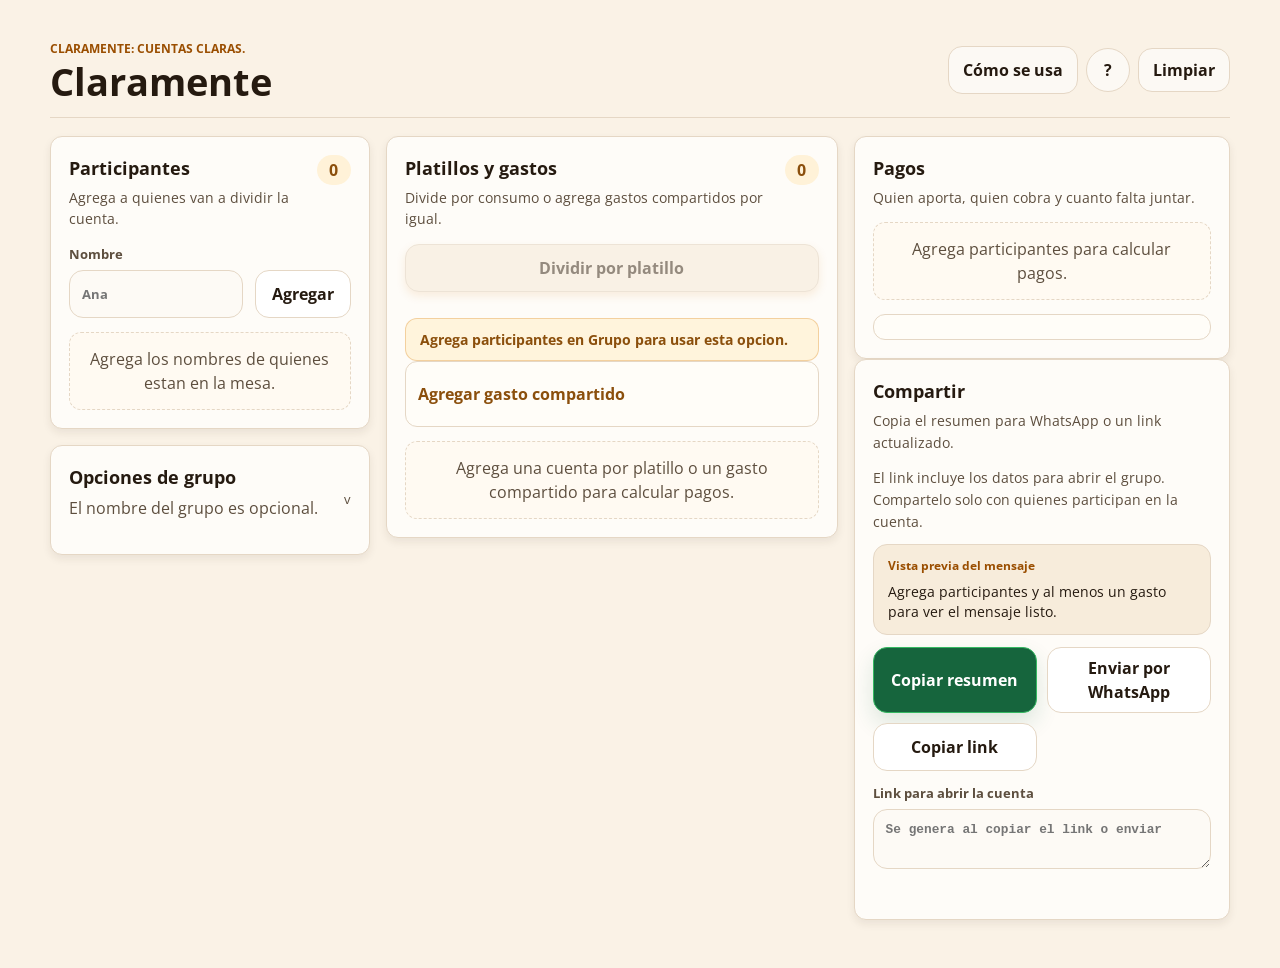
<file: claramente.html>
<!doctype html>
<html lang="es">
  <head>
    <meta charset="utf-8">
    <meta name="viewport" content="width=device-width, initial-scale=1">
    <meta name="theme-color" content="#f2a93b">
    <meta name="description" content="Flujo guiado de Claramente para dividir una cuenta paso a paso.">
    <meta http-equiv="Content-Security-Policy" content="default-src 'self'; script-src 'self'; style-src 'self'; img-src 'self' data:; connect-src 'self'; object-src 'none'; base-uri 'none'; form-action 'none'">
    <title>claramente: dividir la cuenta</title>
    <link rel="icon" href="icon-192.png">
    <link rel="stylesheet" href="claramente.css">
  </head>
  <body>
    <main class="claramente-shell">
      <header class="flow-topbar" aria-label="Progreso">
        <button class="back-button" id="backBtn" type="button">Atras</button>
        <span class="progress-label" id="progressLabel">Inicio</span>
      </header>

      <section class="flow-card" id="screenRoot">
        <h1 class="screen-title">Vamos a dividir la cuenta</h1>
        <p class="screen-help">Si el boton no aparece, cierra esta pestaña y vuelve a abrir el enlace en Chrome o Safari.</p>
      </section>
    </main>

    <dialog class="sheet" id="editSheet" closedby="any">
      <form method="dialog" class="sheet-panel" id="editForm">
        <div class="sheet-handle" aria-hidden="true"></div>
        <div class="sheet-header">
          <h2 id="sheetTitle">Editar</h2>
          <button class="icon-button" id="closeSheetBtn" type="button" aria-label="Cerrar">
            <svg class="mono-icon" viewBox="0 0 24 24" aria-hidden="true">
              <path d="M18 6 6 18"></path>
              <path d="m6 6 12 12"></path>
            </svg>
          </button>
        </div>
        <div class="sheet-body" id="sheetBody"></div>
        <div class="sheet-actions" id="sheetActions"></div>
      </form>
    </dialog>

    <dialog class="sheet" id="scanDialog" closedby="any">
      <div class="sheet-panel">
        <div class="sheet-header">
          <h2>Escanear el dibujo</h2>
          <button class="icon-button" id="closeScanBtn" type="button" aria-label="Cerrar escaner">&times;</button>
        </div>
        <video id="scanVideo" playsinline autoplay muted></video>
        <p class="panel-note">Apunta al dibujo de la otra pantalla.</p>
      </div>
    </dialog>
    <input id="qrPhoto" type="file" accept="image/*" capture="environment" hidden>

    <div class="toast" id="toast" role="status" aria-live="polite"></div>

    <script src="clara-sw-register.js" defer></script>
    <script src="shell-router.js" defer></script>
    <script src="clara-core.js" defer></script>
    <script src="clara-store.js" defer></script>
    <script src="clara-exchange.js" defer></script>
    <script src="vendor/qrcode-generator.js" defer></script>
    <script src="vendor/jsQR.js" defer></script>
    <script src="clara-qr.js" defer></script>
    <script src="claramente.js" defer></script>
  </body>
</html>
</file>
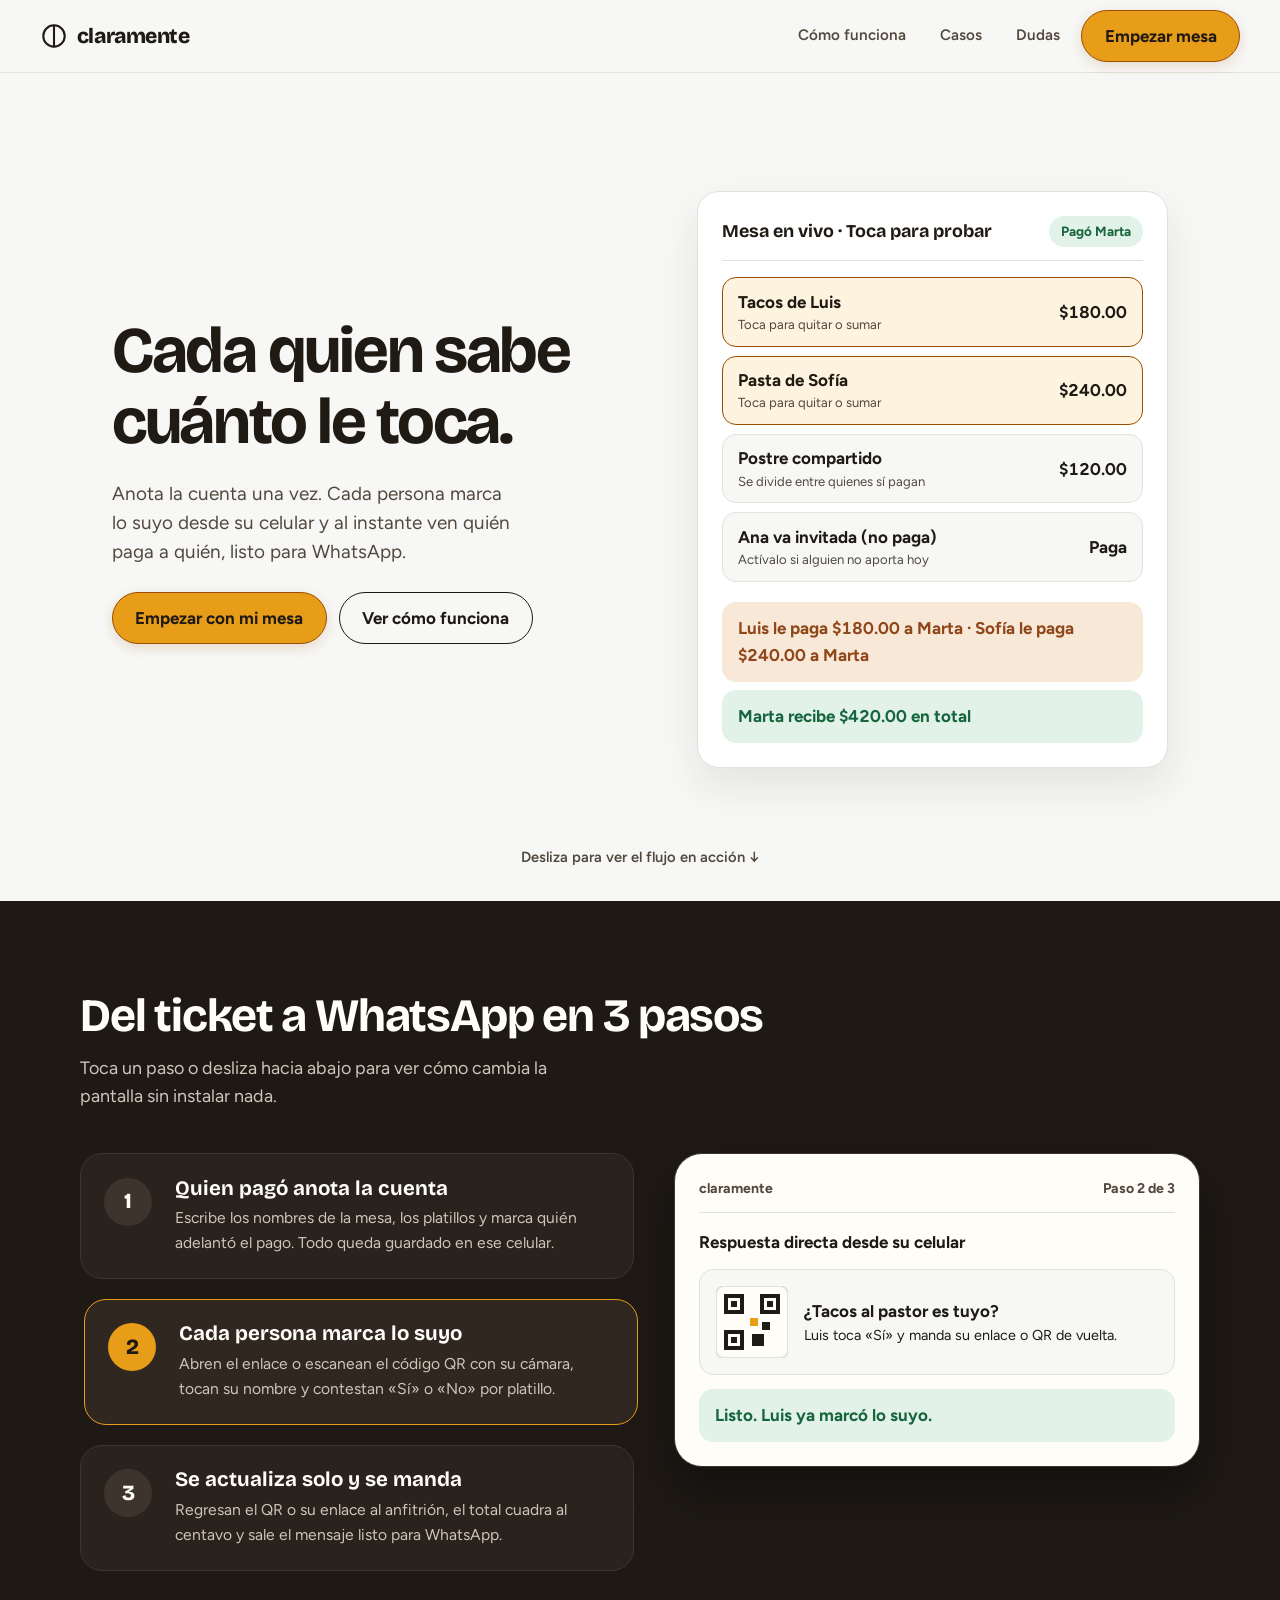
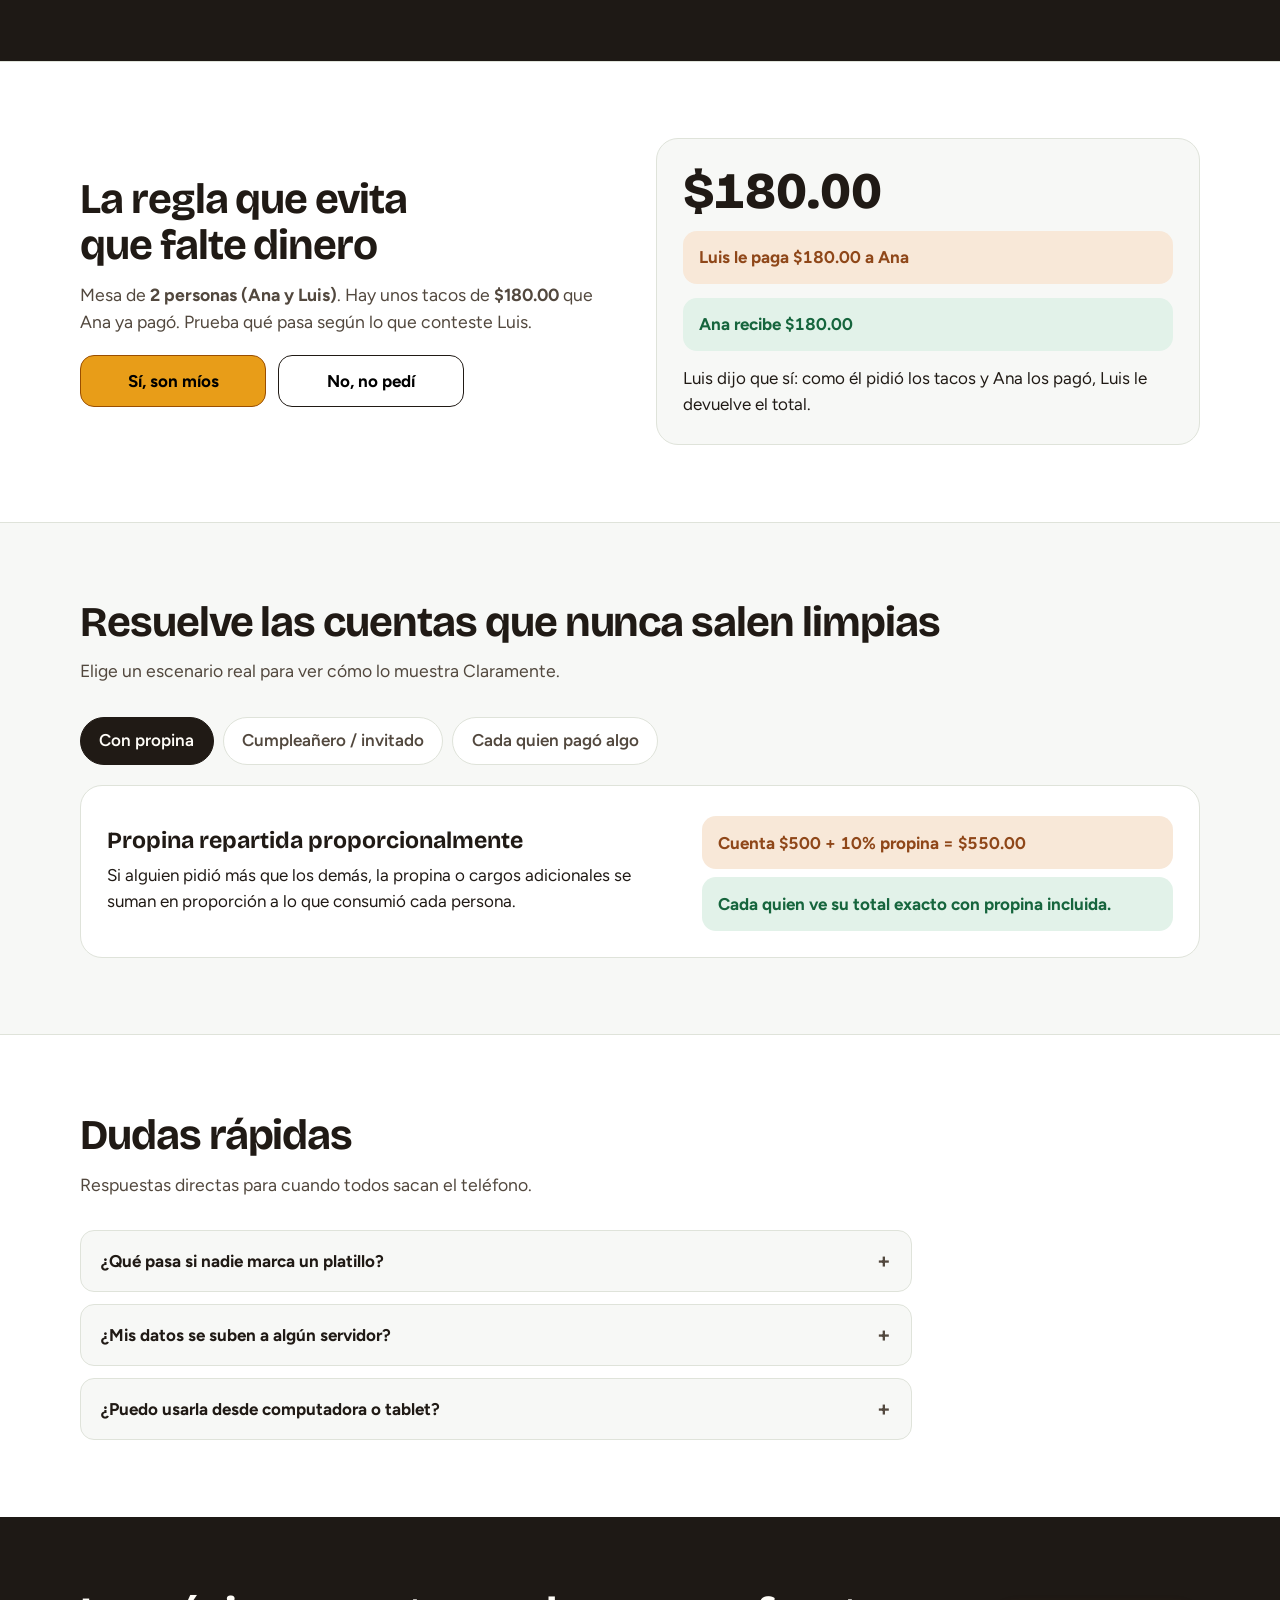
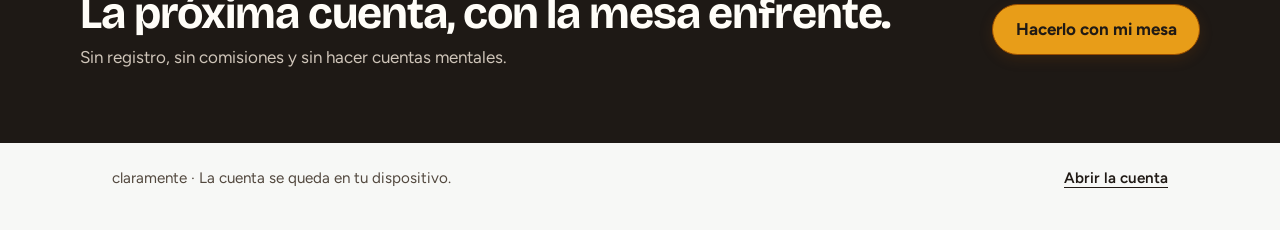
<file: presentacion.html>
<!doctype html>
<html lang="es">
  <head>
    <meta charset="utf-8">
    <meta name="viewport" content="width=device-width, initial-scale=1">
    <meta name="text-scale" content="scale">
    <meta name="theme-color" content="#f7f8f6">
    <meta name="description" content="Claramente: divide la cuenta de la mesa en segundos, sin registro y listo para mandar por WhatsApp.">
    <title>Claramente · Cada quien sabe cuánto le toca</title>
    <link rel="icon" href="icon-192.png">
    <link rel="preconnect" href="https://fonts.googleapis.com">
    <link rel="preconnect" href="https://fonts.gstatic.com" crossorigin>
    <link href="https://fonts.googleapis.com/css2?family=Bricolage+Grotesque:opsz,wght@12..96,600;12..96,700;12..96,800&family=Figtree:wght@400;500;600;700&display=swap" rel="stylesheet">
    <style>
      :root {
        color-scheme: light;
        --bg: #f7f8f6;
        --surface: #ffffff;
        --surface-tint: #eceee9;
        --dark-bg: #1e1915;
        --dark-card: #29221d;
        --dark-line: #3d342d;
        --dark-muted: #cfc5b9;
        --ink: #201a15;
        --muted: #52483e;
        --line: #dfe3da;
        --primary: #e89d18;
        --primary-deep: #9a4e00;
        --receive: #16653d;
        --receive-soft: #e2f2e9;
        --owe: #8f4719;
        --owe-soft: #f8e8d8;
        --bar-h: 4.5rem;
        --radius-card: 22px;
        --radius-control: 14px;
        --ease-out: cubic-bezier(0.16, 1, 0.3, 1);
      }

      * { box-sizing: border-box; }
      html {
        scroll-behavior: smooth;
        scrollbar-color: #bcc2b7 var(--bg);
      }
      ::selection {
        background: rgba(232, 157, 24, 0.3);
        color: var(--ink);
      }

      body {
        margin: 0;
        min-width: 320px;
        background: var(--bg);
        color: var(--ink);
        font-family: "Figtree", "Segoe UI", sans-serif;
        font-size: 1.0625rem;
        line-height: 1.55;
      }

      h1, h2, h3 {
        margin: 0;
        font-family: "Bricolage Grotesque", "Figtree", sans-serif;
        font-weight: 700;
        line-height: 1.1;
        text-wrap: balance;
      }

      h2 {
        font-size: clamp(2rem, 1.35rem + 1.8vw, 2.85rem);
        letter-spacing: -0.025em;
      }

      p { margin: 0; text-wrap: pretty; }
      button, a { font: inherit; }
      button { cursor: pointer; }

      a:focus-visible,
      button:focus-visible,
      summary:focus-visible {
        outline: 3px solid var(--primary);
        outline-offset: 3px;
      }

      .skip {
        position: absolute;
        left: 0.75rem;
        top: 0.75rem;
        z-index: 30;
        transform: translateY(-180%);
        background: var(--primary);
        color: var(--ink);
        padding: 0.75rem 1.1rem;
        border-radius: 999px;
        font-weight: 700;
        text-decoration: none;
      }
      .skip:focus { transform: none; }

      .bar {
        position: sticky;
        top: 0;
        z-index: 20;
        display: flex;
        align-items: center;
        justify-content: space-between;
        gap: 1rem;
        min-height: var(--bar-h);
        padding: 0.65rem clamp(1rem, 4vw, 2.5rem);
        border-bottom: 1px solid var(--line);
        background: rgba(247, 248, 246, 0.92);
        backdrop-filter: blur(10px);
      }

      .mark {
        display: inline-flex;
        align-items: center;
        gap: 0.55rem;
        color: var(--ink);
        font-family: "Bricolage Grotesque", sans-serif;
        font-weight: 800;
        font-size: 1.32rem;
        letter-spacing: -0.02em;
        text-decoration: none;
        white-space: nowrap;
      }

      .bar-nav {
        display: flex;
        align-items: center;
        gap: 0.45rem;
      }

      .bar-link {
        color: var(--muted);
        font-weight: 600;
        font-size: 0.95rem;
        text-decoration: none;
        padding: 0.5rem 0.85rem;
        border-radius: 999px;
        white-space: nowrap;
        transition: color 180ms ease, background 180ms ease;
      }
      .bar-link:hover {
        color: var(--ink);
        background: var(--surface-tint);
      }

      .go, .ghost {
        display: inline-flex;
        align-items: center;
        justify-content: center;
        min-height: 3rem;
        padding: 0.72rem 1.4rem;
        border-radius: 999px;
        font-weight: 700;
        text-decoration: none;
        white-space: nowrap;
        width: fit-content;
        transition: transform 240ms var(--ease-out), background 180ms ease, box-shadow 240ms var(--ease-out);
      }

      .go {
        background: var(--primary);
        color: var(--ink);
        border: 1px solid var(--primary-deep);
        box-shadow: 0 4px 14px rgba(154, 78, 0, 0.18);
      }
      .go:hover {
        background: #f0a726;
        transform: translateY(-2px);
        box-shadow: 0 8px 22px rgba(154, 78, 0, 0.25);
      }

      .ghost {
        border: 1px solid var(--ink);
        background: transparent;
        color: var(--ink);
      }
      .ghost:hover { background: var(--surface); }

      /* HERO 100dvh */
      .hero-section {
        min-height: calc(100dvh - var(--bar-h));
        display: grid;
        grid-template-rows: 1fr auto;
        width: min(70rem, 100%);
        margin: 0 auto;
        padding: clamp(1.5rem, 4vw, 3rem) clamp(1rem, 4vw, 2rem) 1.5rem;
      }

      .hero {
        display: grid;
        gap: clamp(2rem, 5vw, 4rem);
        align-items: center;
        align-self: center;
      }
      @media (min-width: 56rem) {
        .hero { grid-template-columns: 1.05fr 0.95fr; }
      }

      .hero-copy { display: grid; gap: 1.25rem; }

      h1 {
        font-size: clamp(2.65rem, 1.5rem + 3.2vw, 4.35rem);
        letter-spacing: -0.035em;
      }

      .lead {
        max-width: 34ch;
        color: var(--muted);
        font-size: 1.18rem;
      }

      .actions {
        display: flex;
        flex-wrap: wrap;
        gap: 0.75rem;
        margin-top: 0.35rem;
      }

      /* Interactive Live Receipt */
      .live-bill {
        display: grid;
        gap: 1rem;
        border: 1px solid var(--line);
        border-radius: var(--radius-card);
        background: var(--surface);
        padding: 1.5rem;
        box-shadow: 0 18px 40px rgba(32, 26, 21, 0.09);
      }

      .live-bill-head {
        display: flex;
        align-items: center;
        justify-content: space-between;
        gap: 0.75rem;
        padding-bottom: 0.85rem;
        border-bottom: 1px solid var(--line);
      }

      .live-bill-title {
        font-family: "Bricolage Grotesque", sans-serif;
        font-weight: 700;
        font-size: 1.12rem;
      }

      .pill-paid {
        border-radius: 999px;
        background: var(--receive-soft);
        color: var(--receive);
        padding: 0.3rem 0.75rem;
        font-size: 0.84rem;
        font-weight: 700;
      }

      .live-items { display: grid; gap: 0.55rem; }

      .live-item-btn {
        display: flex;
        align-items: center;
        justify-content: space-between;
        gap: 0.75rem;
        width: 100%;
        min-height: 3.1rem;
        padding: 0.65rem 0.95rem;
        border: 1px solid var(--line);
        border-radius: var(--radius-control);
        background: var(--bg);
        color: var(--ink);
        text-align: left;
        transition: border-color 180ms ease, background 180ms ease, transform 180ms var(--ease-out);
      }
      .live-item-btn:hover { transform: translateY(-1px); }
      .live-item-btn[aria-pressed="true"] {
        border-color: var(--primary-deep);
        background: #fdf3de;
      }
      .live-item-btn small {
        display: block;
        color: var(--muted);
        font-size: 0.82rem;
      }
      .live-item-price {
        font-weight: 700;
        font-variant-numeric: tabular-nums;
      }

      .live-result { display: grid; gap: 0.5rem; padding-top: 0.25rem; }

      .pay, .get {
        border-radius: var(--radius-control);
        padding: 0.85rem 1rem;
        font-weight: 700;
        font-variant-numeric: tabular-nums;
      }
      .pay { background: var(--owe-soft); color: var(--owe); }
      .get { background: var(--receive-soft); color: var(--receive); }

      .scroll-cue {
        justify-self: center;
        display: inline-flex;
        align-items: center;
        gap: 0.45rem;
        padding: 0.5rem 1rem;
        color: var(--muted);
        font-size: 0.92rem;
        font-weight: 600;
        text-decoration: none;
        text-underline-offset: 4px;
      }
      .scroll-cue:hover { color: var(--ink); text-decoration: underline; }

      /* DARK IMMERSIVE SCROLLYTELLING BAND */
      .dark-band {
        background: var(--dark-bg);
        color: #fffdf8;
        padding: clamp(3.5rem, 7vw, 6rem) clamp(1rem, 4vw, 2rem);
      }

      .dark-wrap {
        width: min(70rem, 100%);
        margin: 0 auto;
      }

      .dark-wrap h2 {
        font-size: clamp(2rem, 1.3rem + 2vw, 3rem);
        letter-spacing: -0.025em;
        margin-bottom: 0.75rem;
      }

      .dark-lead {
        color: var(--dark-muted);
        max-width: 48ch;
        font-size: 1.12rem;
        margin-bottom: 2.75rem;
      }

      .scrolly-grid {
        display: grid;
        gap: 2.5rem;
        align-items: start;
      }
      @media (min-width: 54rem) {
        .scrolly-grid { grid-template-columns: 1fr 0.95fr; }
      }

      .story-steps {
        display: grid;
        gap: 1.25rem;
      }

      .story-step {
        display: grid;
        grid-template-columns: 3.25rem 1fr;
        gap: 1.15rem;
        align-items: start;
        width: 100%;
        text-align: left;
        border: 1px solid var(--dark-line);
        border-radius: var(--radius-card);
        background: var(--dark-card);
        color: #fffdf8;
        padding: 1.45rem;
        transition: border-color 220ms var(--ease-out), background 220ms var(--ease-out), transform 220ms var(--ease-out);
      }
      .story-step:hover {
        border-color: #6b5b4e;
      }
      .story-step.is-active {
        border-color: var(--primary);
        background: #302720;
        transform: translateX(4px);
      }

      .step-num {
        display: grid;
        place-items: center;
        width: 3rem;
        height: 3rem;
        border-radius: 999px;
        background: var(--dark-line);
        color: #fffdf8;
        font-family: "Bricolage Grotesque", sans-serif;
        font-size: 1.35rem;
        font-weight: 800;
        transition: background 200ms ease, color 200ms ease;
      }
      .story-step.is-active .step-num {
        background: var(--primary);
        color: var(--ink);
      }

      .story-step h3 {
        font-size: 1.28rem;
        margin-bottom: 0.4rem;
      }

      .story-step p {
        color: var(--dark-muted);
        font-size: 0.98rem;
      }

      /* Sticky Phone Stage */
      .stage-sticky {
        position: sticky;
        top: 6rem;
      }

      .phone-frame {
        border: 1px solid var(--dark-line);
        border-radius: 28px;
        background: #fffdf8;
        color: var(--ink);
        padding: 1.5rem;
        box-shadow: 0 24px 48px rgba(0, 0, 0, 0.35);
        display: grid;
        gap: 1rem;
      }

      .phone-top {
        display: flex;
        align-items: center;
        justify-content: space-between;
        padding-bottom: 0.75rem;
        border-bottom: 1px solid var(--line);
        font-size: 0.88rem;
        font-weight: 700;
        color: var(--muted);
      }

      .stage-panel {
        display: none;
        gap: 0.85rem;
        animation: stageFade 260ms var(--ease-out);
      }
      .stage-panel.is-active { display: grid; }

      @keyframes stageFade {
        from { opacity: 0; transform: translateY(8px); }
        to { opacity: 1; transform: translateY(0); }
      }

      .mini-chip-row {
        display: flex;
        flex-wrap: wrap;
        gap: 0.45rem;
      }
      .mini-chip {
        border-radius: 999px;
        background: var(--surface-tint);
        padding: 0.35rem 0.75rem;
        font-size: 0.86rem;
        font-weight: 600;
      }

      .qr-handoff {
        display: grid;
        grid-template-columns: auto 1fr;
        gap: 1rem;
        align-items: center;
        border: 1px solid var(--line);
        border-radius: var(--radius-control);
        background: var(--bg);
        padding: 1rem;
      }

      .wa-bubble {
        border-radius: 16px 16px 16px 4px;
        background: #e7f6ec;
        border: 1px solid #c3e4ce;
        color: #153c27;
        padding: 1rem;
        font-size: 0.94rem;
        line-height: 1.5;
      }
      .wa-bubble strong { display: block; margin-bottom: 0.3rem; }

      /* WHITE SURFACE: RULE + SCENARIOS */
      .light-band {
        background: var(--surface);
        border-top: 1px solid var(--line);
        padding: clamp(3.5rem, 6vw, 5.25rem) clamp(1rem, 4vw, 2rem);
      }

      .wrap {
        width: min(70rem, 100%);
        margin: 0 auto;
      }

      .wrap h2 {
        font-size: clamp(1.9rem, 1.2rem + 1.8vw, 2.75rem);
        letter-spacing: -0.025em;
        margin-bottom: 0.75rem;
      }

      .section-lead {
        max-width: 52ch;
        color: var(--muted);
        font-size: 1.1rem;
        margin-bottom: 2rem;
      }

      .rule-grid {
        display: grid;
        gap: 2rem;
        align-items: center;
      }
      @media (min-width: 52rem) {
        .rule-grid { grid-template-columns: 1fr 1fr; }
      }

      .pair {
        display: grid;
        grid-template-columns: 1fr 1fr;
        gap: 0.75rem;
        max-width: 24rem;
        margin-top: 1.25rem;
      }
      .pair button {
        min-height: 3.25rem;
        border-radius: var(--radius-control);
        border: 1px solid var(--ink);
        background: var(--surface);
        font-weight: 700;
      }
      .pair button[aria-pressed="true"] {
        background: var(--primary);
        border-color: var(--primary-deep);
      }

      .rule-card {
        display: grid;
        gap: 0.85rem;
        border: 1px solid var(--line);
        border-radius: var(--radius-card);
        background: var(--bg);
        padding: 1.65rem;
      }

      .big-figure {
        font-family: "Bricolage Grotesque", sans-serif;
        font-size: clamp(2.5rem, 4vw, 3.6rem);
        font-weight: 800;
        line-height: 1;
        font-variant-numeric: tabular-nums;
      }

      /* SCENARIO TABS */
      .cases-band {
        background: var(--bg);
        border-top: 1px solid var(--line);
        padding: clamp(3.25rem, 6vw, 4.75rem) clamp(1rem, 4vw, 2rem);
      }

      .tab-bar {
        display: flex;
        flex-wrap: wrap;
        gap: 0.55rem;
        margin-bottom: 1.25rem;
      }
      .tab-btn {
        min-height: 3rem;
        border: 1px solid var(--line);
        border-radius: 999px;
        background: var(--surface);
        color: var(--muted);
        padding: 0.55rem 1.15rem;
        font-weight: 600;
        transition: background 180ms ease, color 180ms ease, border-color 180ms ease;
      }
      .tab-btn[aria-selected="true"] {
        border-color: var(--ink);
        background: var(--ink);
        color: #fffdf8;
      }

      .case-stage {
        display: grid;
        gap: 1.25rem;
        border: 1px solid var(--line);
        border-radius: var(--radius-card);
        background: var(--surface);
        padding: 1.65rem;
      }
      @media (min-width: 48rem) {
        .case-stage { grid-template-columns: 1.1fr 0.9fr; align-items: center; }
      }

      /* FAQ */
      .help {
        display: grid;
        gap: 0.75rem;
        max-width: 52rem;
      }
      .help details {
        border: 1px solid var(--line);
        border-radius: var(--radius-control);
        background: var(--bg);
        padding: 0.25rem 1.25rem;
      }
      .help summary {
        min-height: 3.25rem;
        display: flex;
        align-items: center;
        justify-content: space-between;
        gap: 1rem;
        cursor: pointer;
        font-weight: 700;
        list-style: none;
      }
      .help summary::-webkit-details-marker { display: none; }
      .help summary::after { content: "+"; font-size: 1.35rem; color: var(--muted); }
      .help details[open] summary::after { content: "−"; }
      .help details p { padding: 0 0 1rem; color: var(--muted); }

      /* CLOSE CTA */
      .close-band {
        background: var(--dark-bg);
        color: #fffdf8;
        padding: clamp(3rem, 6vw, 4.5rem) clamp(1rem, 4vw, 2rem);
      }
      .close-inner {
        width: min(70rem, 100%);
        margin: 0 auto;
        display: flex;
        flex-wrap: wrap;
        align-items: center;
        justify-content: space-between;
        gap: 1.5rem;
      }
      .close-inner p { color: var(--dark-muted); margin-top: 0.4rem; }

      footer {
        width: min(70rem, 100%);
        margin: 0 auto;
        padding: 1.5rem clamp(1rem, 4vw, 2rem) 2.5rem;
        display: flex;
        flex-wrap: wrap;
        justify-content: space-between;
        gap: 1rem;
        color: var(--muted);
        font-size: 0.95rem;
      }
      footer a { color: var(--ink); font-weight: 600; text-underline-offset: 4px; }

      @keyframes moduleReveal {
        from { opacity: 0; transform: translateY(20px); }
        to { opacity: 1; transform: translateY(0); }
      }
      @supports (animation-timeline: view()) {
        .reveal-module {
          animation: moduleReveal linear both;
          animation-timeline: view();
          animation-range: entry 6% cover 24%;
        }
      }

      @media (max-width: 540px) {
        .bar-link { display: none; }
        .bar .go { padding: 0.55rem 1rem; font-size: 0.94rem; }
        .stage-sticky { position: static; }
      }

      @media (prefers-reduced-motion: reduce) {
        html { scroll-behavior: auto; }
        .reveal-module, .stage-panel {
          animation: none !important;
          transition: none !important;
        }
      }
    </style>
  </head>
  <body>
    <a class="skip" href="#contenido">Saltar al contenido</a>

    <header class="bar">
      <a class="mark" href="presentacion.html">
        <svg width="28" height="28" viewBox="0 0 32 32" aria-hidden="true"><circle cx="16" cy="16" r="12.25" fill="none" stroke="currentColor" stroke-width="2.4"/><path d="M16 4.2v23.6" stroke="currentColor" stroke-width="2.4" stroke-linecap="round"/></svg>
        claramente
      </a>
      <nav class="bar-nav" aria-label="Navegación">
        <a class="bar-link" href="#flujo">Cómo funciona</a>
        <a class="bar-link" href="#casos">Casos</a>
        <a class="bar-link" href="#dudas">Dudas</a>
        <a class="go" href="claramente.html">Empezar mesa</a>
      </nav>
    </header>

    <main id="contenido">
      <section class="hero-section" aria-labelledby="heroTitle">
        <div class="hero">
          <div class="hero-copy">
            <h1 id="heroTitle">Cada quien sabe cuánto le toca.</h1>
            <p class="lead">Anota la cuenta una vez. Cada persona marca lo suyo desde su celular y al instante ven quién paga a quién, listo para WhatsApp.</p>
            <div class="actions">
              <a class="go" href="claramente.html">Empezar con mi mesa</a>
              <a class="ghost" href="#flujo">Ver cómo funciona</a>
            </div>
          </div>

          <aside class="live-bill" aria-label="Simulador rápido de mesa">
            <div class="live-bill-head">
              <span class="live-bill-title">Mesa en vivo · Toca para probar</span>
              <span class="pill-paid">Pagó Marta</span>
            </div>
            <div class="live-items">
              <button class="live-item-btn" type="button" id="heroTacos" aria-pressed="true">
                <span><strong>Tacos de Luis</strong><small>Toca para quitar o sumar</small></span>
                <span class="live-item-price">$180.00</span>
              </button>
              <button class="live-item-btn" type="button" id="heroPasta" aria-pressed="true">
                <span><strong>Pasta de Sofía</strong><small>Toca para quitar o sumar</small></span>
                <span class="live-item-price">$240.00</span>
              </button>
              <button class="live-item-btn" type="button" id="heroPostre" aria-pressed="false">
                <span><strong>Postre compartido</strong><small>Se divide entre quienes sí pagan</small></span>
                <span class="live-item-price">$120.00</span>
              </button>
              <button class="live-item-btn" type="button" id="heroGuest" aria-pressed="false">
                <span><strong>Ana va invitada (no paga)</strong><small>Actívalo si alguien no aporta hoy</small></span>
                <span class="live-item-price" id="heroGuestLabel">Paga</span>
              </button>
            </div>
            <div class="live-result" aria-live="polite">
              <p class="pay" id="heroPayLine">Luis le paga $180.00 a Marta · Sofía le paga $240.00 a Marta</p>
              <p class="get" id="heroGetLine">Marta recibe $420.00 en total</p>
            </div>
          </aside>
        </div>

        <a class="scroll-cue" href="#flujo">Desliza para ver el flujo en acción ↓</a>
      </section>

      <section class="dark-band" id="flujo" aria-labelledby="flujoTitle">
        <div class="dark-wrap">
          <h2 id="flujoTitle">Del ticket a WhatsApp en 3 pasos</h2>
          <p class="dark-lead">Toca un paso o desliza hacia abajo para ver cómo cambia la pantalla sin instalar nada.</p>

          <div class="scrolly-grid">
            <div class="story-steps">
              <button class="story-step is-active" type="button" data-stage="1">
                <span class="step-num">1</span>
                <div>
                  <h3>Quien pagó anota la cuenta</h3>
                  <p>Escribe los nombres de la mesa, los platillos y marca quién adelantó el pago. Todo queda guardado en ese celular.</p>
                </div>
              </button>

              <button class="story-step" type="button" data-stage="2">
                <span class="step-num">2</span>
                <div>
                  <h3>Cada persona marca lo suyo</h3>
                  <p>Abren el enlace o escanean el código QR con su cámara, tocan su nombre y contestan «Sí» o «No» por platillo.</p>
                </div>
              </button>

              <button class="story-step" type="button" data-stage="3">
                <span class="step-num">3</span>
                <div>
                  <h3>Se actualiza solo y se manda</h3>
                  <p>Regresan el QR o su enlace al anfitrión, el total cuadra al centavo y sale el mensaje listo para WhatsApp.</p>
                </div>
              </button>
            </div>

            <div class="stage-sticky">
              <div class="phone-frame" aria-live="polite">
                <div class="phone-top">
                  <span>claramente</span>
                  <span id="stageBadge">Paso 1 de 3</span>
                </div>

                <div class="stage-panel is-active" data-stage-panel="1">
                  <strong>Mesa: Cena viernes</strong>
                  <div class="mini-chip-row">
                    <span class="mini-chip">Marta (pagó)</span>
                    <span class="mini-chip">Luis</span>
                    <span class="mini-chip">Sofía</span>
                    <span class="mini-chip">Ana (invitada)</span>
                  </div>
                  <div class="live-items">
                    <div class="live-item-btn"><span>Tacos al pastor</span><span class="live-item-price">$180.00</span></div>
                    <div class="live-item-btn"><span>Pasta Alfredo</span><span class="live-item-price">$240.00</span></div>
                  </div>
                </div>

                <div class="stage-panel" data-stage-panel="2">
                  <strong>Respuesta directa desde su celular</strong>
                  <div class="qr-handoff">
                    <svg width="72" height="72" viewBox="0 0 36 36" aria-hidden="true">
                      <rect width="36" height="36" rx="4" fill="#fffdf8" stroke="#dfe3da"/>
                      <rect x="4" y="4" width="10" height="10" fill="#201a15"/>
                      <rect x="6" y="6" width="6" height="6" fill="#fffdf8"/>
                      <rect x="7.5" y="7.5" width="3" height="3" fill="#201a15"/>
                      <rect x="22" y="4" width="10" height="10" fill="#201a15"/>
                      <rect x="24" y="6" width="6" height="6" fill="#fffdf8"/>
                      <rect x="25.5" y="7.5" width="3" height="3" fill="#201a15"/>
                      <rect x="4" y="22" width="10" height="10" fill="#201a15"/>
                      <rect x="6" y="24" width="6" height="6" fill="#fffdf8"/>
                      <rect x="7.5" y="25.5" width="3" height="3" fill="#201a15"/>
                      <rect x="17" y="16" width="4" height="4" fill="#e89d18"/>
                      <rect x="23" y="18" width="4" height="4" fill="#201a15"/>
                      <rect x="18" y="24" width="6" height="6" fill="#201a15"/>
                    </svg>
                    <div>
                      <p><strong>¿Tacos al pastor es tuyo?</strong></p>
                      <p class="muted" style="font-size: 0.9rem;">Luis toca «Sí» y manda su enlace o QR de vuelta.</p>
                    </div>
                  </div>
                  <p class="get">Listo. Luis ya marcó lo suyo.</p>
                </div>

                <div class="stage-panel" data-stage-panel="3">
                  <strong>Resumen listo para el grupo</strong>
                  <div class="wa-bubble">
                    <strong>Cena viernes · Total $420.00</strong>
                    Luis le paga $180.00 a Marta<br>
                    Sofía le paga $240.00 a Marta<br>
                    Ana: $0.00 (invitada)
                  </div>
                  <p class="pay">Sin cuentas mentales ni filas de mensajes.</p>
                </div>
              </div>
            </div>
          </div>
        </div>
      </section>

      <section class="light-band reveal-module" id="regla" aria-labelledby="reglaTitle">
        <div class="wrap rule-grid">
          <div>
            <h2 id="reglaTitle">La regla que evita que falte dinero</h2>
            <p class="section-lead" style="margin-bottom: 1rem;">Mesa de <strong>2 personas (Ana y Luis)</strong>. Hay unos tacos de <strong>$180.00</strong> que Ana ya pagó. Prueba qué pasa según lo que conteste Luis.</p>
            <div class="pair">
              <button type="button" id="yes" aria-pressed="true">Sí, son míos</button>
              <button type="button" id="no" aria-pressed="false">No, no pedí</button>
            </div>
          </div>

          <div class="rule-card" aria-live="polite">
            <span class="big-figure" id="ruleBig">$180.00</span>
            <p class="pay" id="owes2">Luis le paga $180.00 a Ana</p>
            <p class="get" id="gets2">Ana recibe $180.00</p>
            <p class="muted" id="note2">Luis dijo que sí: como él pidió los tacos y Ana los pagó, Luis le devuelve el total.</p>
          </div>
        </div>
      </section>

      <section class="cases-band reveal-module" id="casos" aria-labelledby="casosTitle">
        <div class="wrap">
          <h2 id="casosTitle">Resuelve las cuentas que nunca salen limpias</h2>
          <p class="section-lead">Elige un escenario real para ver cómo lo muestra Claramente.</p>

          <div class="tab-bar" role="tablist" aria-label="Escenarios comunes">
            <button class="tab-btn" type="button" role="tab" aria-selected="true" data-case="tip">Con propina</button>
            <button class="tab-btn" type="button" role="tab" aria-selected="false" data-case="guest">Cumpleañero / invitado</button>
            <button class="tab-btn" type="button" role="tab" aria-selected="false" data-case="split">Cada quien pagó algo</button>
          </div>

          <div class="case-stage" aria-live="polite">
            <div>
              <h3 id="caseTitle" style="font-size: 1.45rem; margin-bottom: 0.5rem;">Propina repartida proporcionalmente</h3>
              <p class="muted" id="caseDesc">Si alguien pidió más que los demás, la propina o cargos adicionales se suman en proporción a lo que consumió cada persona.</p>
            </div>
            <div class="live-result">
              <p class="pay" id="casePay">Cuenta $500 + 10% propina = $550.00</p>
              <p class="get" id="caseResult">Cada quien ve su total exacto con propina incluida.</p>
            </div>
          </div>
        </div>
      </section>

      <section class="light-band reveal-module" id="dudas" aria-labelledby="dudasTitle">
        <div class="wrap">
          <h2 id="dudasTitle">Dudas rápidas</h2>
          <p class="section-lead">Respuestas directas para cuando todos sacan el teléfono.</p>
          <div class="help">
            <details>
              <summary>¿Qué pasa si nadie marca un platillo?</summary>
              <p>Se reparte por igual entre quienes sí pagan para que la cuenta siempre cuadre al cerrar la mesa.</p>
            </details>
            <details>
              <summary>¿Mis datos se suben a algún servidor?</summary>
              <p>No. La cuenta vive en tu navegador. Los códigos QR y enlaces contienen los datos para abrirla; compártelos solo con tu grupo.</p>
            </details>
            <details>
              <summary>¿Puedo usarla desde computadora o tablet?</summary>
              <p>Sí. En pantalla grande se abre la vista completa de escritorio (<a href="index.html">abrir vista completa</a>) y en celular el flujo guiado.</p>
            </details>
          </div>
        </div>
      </section>

      <section class="close-band">
        <div class="close-inner">
          <div>
            <h2>La próxima cuenta, con la mesa enfrente.</h2>
            <p>Sin registro, sin comisiones y sin hacer cuentas mentales.</p>
          </div>
          <a class="go" href="claramente.html">Hacerlo con mi mesa</a>
        </div>
      </section>
    </main>

    <footer>
      <span>claramente · La cuenta se queda en tu dispositivo.</span>
      <a href="claramente.html">Abrir la cuenta</a>
    </footer>

    <script>
      const money = new Intl.NumberFormat("es-MX", { style: "currency", currency: "MXN" });

      // 1. Hero interactive live simulator
      const heroTacos = document.getElementById("heroTacos");
      const heroPasta = document.getElementById("heroPasta");
      const heroPostre = document.getElementById("heroPostre");
      const heroGuest = document.getElementById("heroGuest");
      function updateHeroDemo() {
        const hasTacos = heroTacos.getAttribute("aria-pressed") === "true";
        const hasPasta = heroPasta.getAttribute("aria-pressed") === "true";
        const hasPostre = heroPostre.getAttribute("aria-pressed") === "true";
        const anaGuest = heroGuest.getAttribute("aria-pressed") === "true";
        document.getElementById("heroGuestLabel").textContent = anaGuest ? "No paga" : "Paga";
        const payersCount = anaGuest ? 3 : 4; // Marta, Luis, Sofia (+ Ana if paying)
        const shared = hasPostre ? 120 / payersCount : 0;
        const luis = (hasTacos ? 180 : 0) + shared;
        const sofia = (hasPasta ? 240 : 0) + shared;
        const ana = anaGuest ? 0 : shared;
        const totalMarta = luis + sofia + ana;
        const parts = [];
        if (luis > 0) parts.push("Luis le paga " + money.format(luis) + " a Marta");
        if (sofia > 0) parts.push("Sofía le paga " + money.format(sofia) + " a Marta");
        if (ana > 0) parts.push("Ana le paga " + money.format(ana) + " a Marta");
        document.getElementById("heroPayLine").textContent = parts.length
          ? parts.join(" · ")
          : "Nadie le debe a Marta todavía";
        document.getElementById("heroGetLine").textContent = "Marta recibe " + money.format(totalMarta) + " en total";
      }
      [heroTacos, heroPasta, heroPostre, heroGuest].forEach((btn) => {
        btn.addEventListener("click", () => {
          btn.setAttribute("aria-pressed", btn.getAttribute("aria-pressed") === "true" ? "false" : "true");
          updateHeroDemo();
        });
      });

      // 2. Scrollytelling interactive stage
      const stepBtns = document.querySelectorAll(".story-step");
      const stagePanels = document.querySelectorAll(".stage-panel");
      const stageBadge = document.getElementById("stageBadge");
      function activateStage(num) {
        stepBtns.forEach((b) => b.classList.toggle("is-active", b.dataset.stage === num));
        stagePanels.forEach((p) => p.classList.toggle("is-active", p.dataset.stagePanel === num));
        stageBadge.textContent = "Paso " + num + " de 3";
      }
      stepBtns.forEach((b) => b.addEventListener("click", () => activateStage(b.dataset.stage)));
      if ("IntersectionObserver" in window) {
        const stepIo = new IntersectionObserver((entries) => {
          entries.forEach((e) => {
            if (e.isIntersecting) activateStage(e.target.dataset.stage);
          });
        }, { rootMargin: "-35% 0px -45% 0px" });
        stepBtns.forEach((b) => stepIo.observe(b));
      }

      // 3. Rule interactive simulator
      const yes = document.getElementById("yes");
      const no = document.getElementById("no");
      function paint(mine) {
        const pays = mine ? 180 : 90;
        document.getElementById("ruleBig").textContent = money.format(pays);
        document.getElementById("owes2").textContent = "Luis le paga " + money.format(pays) + " a Ana";
        document.getElementById("gets2").textContent = "Ana recibe " + money.format(pays);
        document.getElementById("note2").textContent = mine
          ? "Luis dijo que sí: como él pidió los tacos y Ana los pagó, Luis le devuelve el total."
          : "Luis dijo que no: como nadie los marcó, los $180.00 se reparten entre las 2 personas de la mesa ($90.00 cada quien).";
        yes.setAttribute("aria-pressed", mine ? "true" : "false");
        no.setAttribute("aria-pressed", mine ? "false" : "true");
      }
      yes.addEventListener("click", () => paint(true));
      no.addEventListener("click", () => paint(false));

      // 4. Scenario tabs
      const cases = {
        tip: {
          title: "Propina repartida proporcionalmente",
          desc: "Si alguien pidió más que los demás, la propina o cargos adicionales se suman en proporción a lo que consumió cada persona.",
          pay: "Cuenta $500 + 10% propina = $550.00",
          result: "Cada quien ve su total exacto con propina incluida."
        },
        guest: {
          title: "Hoy alguien va invitado o cumple años",
          desc: "La persona aparece en la mesa para marcar lo que comió, pero su parte baja a $0.00 y se reparte entre quienes sí pagan.",
          pay: "Ana (invitada) · Aporta $0.00",
          result: "El resto de la mesa absorbe su parte automáticamente."
        },
        split: {
          title: "Varios pagaron cosas distintas",
          desc: "Si Marta pagó la cena y Luis pagó el taxi de regreso, Claramente compensa los saldos para hacer el mínimo de transferencias.",
          pay: "Marta adelantó cena · Luis adelantó taxi",
          result: "Solo ves las transferencias netas finales."
        }
      };
      document.querySelectorAll(".tab-btn").forEach((btn) => {
        btn.addEventListener("click", () => {
          document.querySelectorAll(".tab-btn").forEach((b) => b.setAttribute("aria-selected", b === btn ? "true" : "false"));
          const c = cases[btn.dataset.case];
          document.getElementById("caseTitle").textContent = c.title;
          document.getElementById("caseDesc").textContent = c.desc;
          document.getElementById("casePay").textContent = c.pay;
          document.getElementById("caseResult").textContent = c.result;
        });
      });
    </script>
  </body>
</html>
</file>
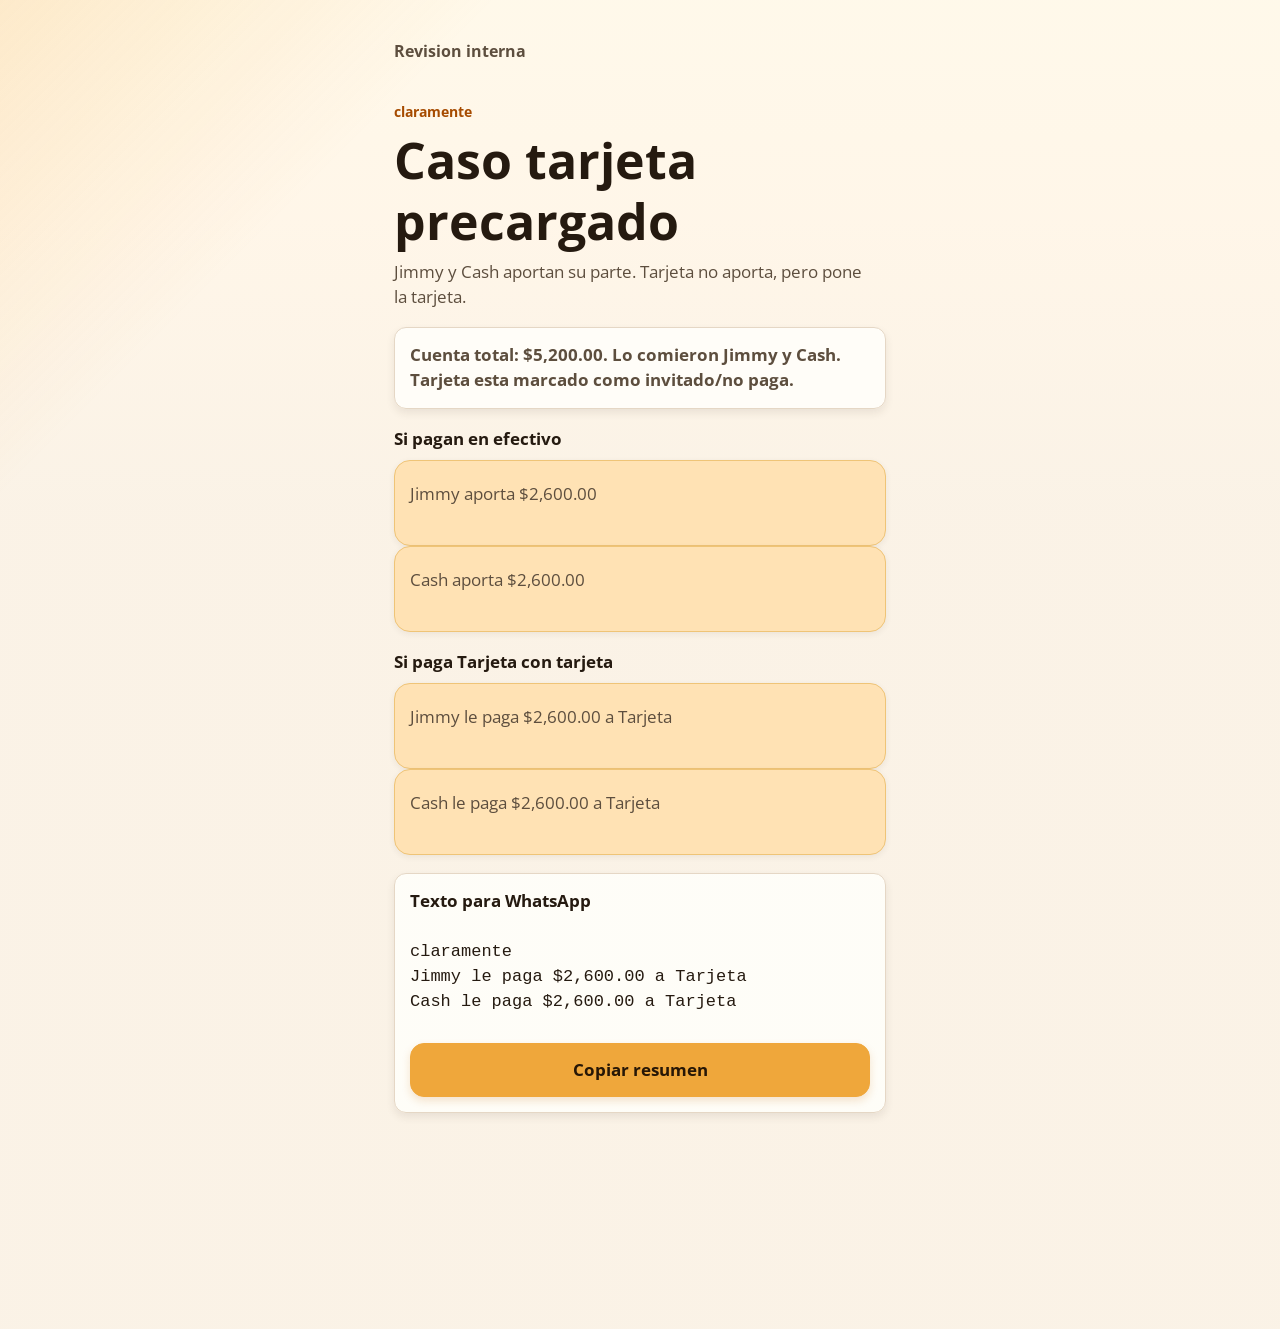
<file: revision-interna-tarjeta.html>
<!doctype html>
<html lang="es">
  <head>
    <meta charset="utf-8">
    <meta name="viewport" content="width=device-width, initial-scale=1">
    <meta name="robots" content="noindex,nofollow">
    <meta http-equiv="Content-Security-Policy" content="default-src 'self'; script-src 'self'; style-src 'self'; img-src 'self' data:; connect-src 'self'; object-src 'none'; base-uri 'none'; form-action 'none'">
    <title>Revision interna: tarjeta</title>
    <link rel="icon" href="icon-192.png">
    <link rel="stylesheet" href="claramente.css">
  </head>
  <body>
    <main class="claramente-shell">
      <header class="flow-topbar" aria-label="Revision interna">
        <span class="progress-label">Revision interna</span>
      </header>

      <section class="flow-card">
        <div class="screen-head">
          <p class="screen-kicker">claramente</p>
          <h1 class="screen-title">Caso tarjeta precargado</h1>
          <p class="screen-help">Jimmy y Cash aportan su parte. Tarjeta no aporta, pero pone la tarjeta.</p>
        </div>

        <section class="panel">
          <p class="panel-note">Cuenta total: $5,200.00. Lo comieron Jimmy y Cash. Tarjeta esta marcado como invitado/no paga.</p>
        </section>

        <section class="list" aria-labelledby="cashTitle">
          <h2 class="payment-section-title" id="cashTitle">Si pagan en efectivo</h2>
          <div id="cashResult"></div>
        </section>

        <section class="list" aria-labelledby="cardTitle">
          <h2 class="payment-section-title" id="cardTitle">Si paga Tarjeta con tarjeta</h2>
          <div id="cardResult"></div>
        </section>

        <section class="panel">
          <h2 class="payment-section-title">Texto para WhatsApp</h2>
          <pre class="error-console-box" id="summaryText"></pre>
          <button class="primary-button" type="button" id="copySummaryBtn">Copiar resumen</button>
        </section>
      </section>
    </main>

    <div class="toast" id="toast" role="status" aria-live="polite"></div>

    <script src="clara-core.js" defer></script>
    <script src="revision-interna-tarjeta.js" defer></script>
  </body>
</html>
</file>
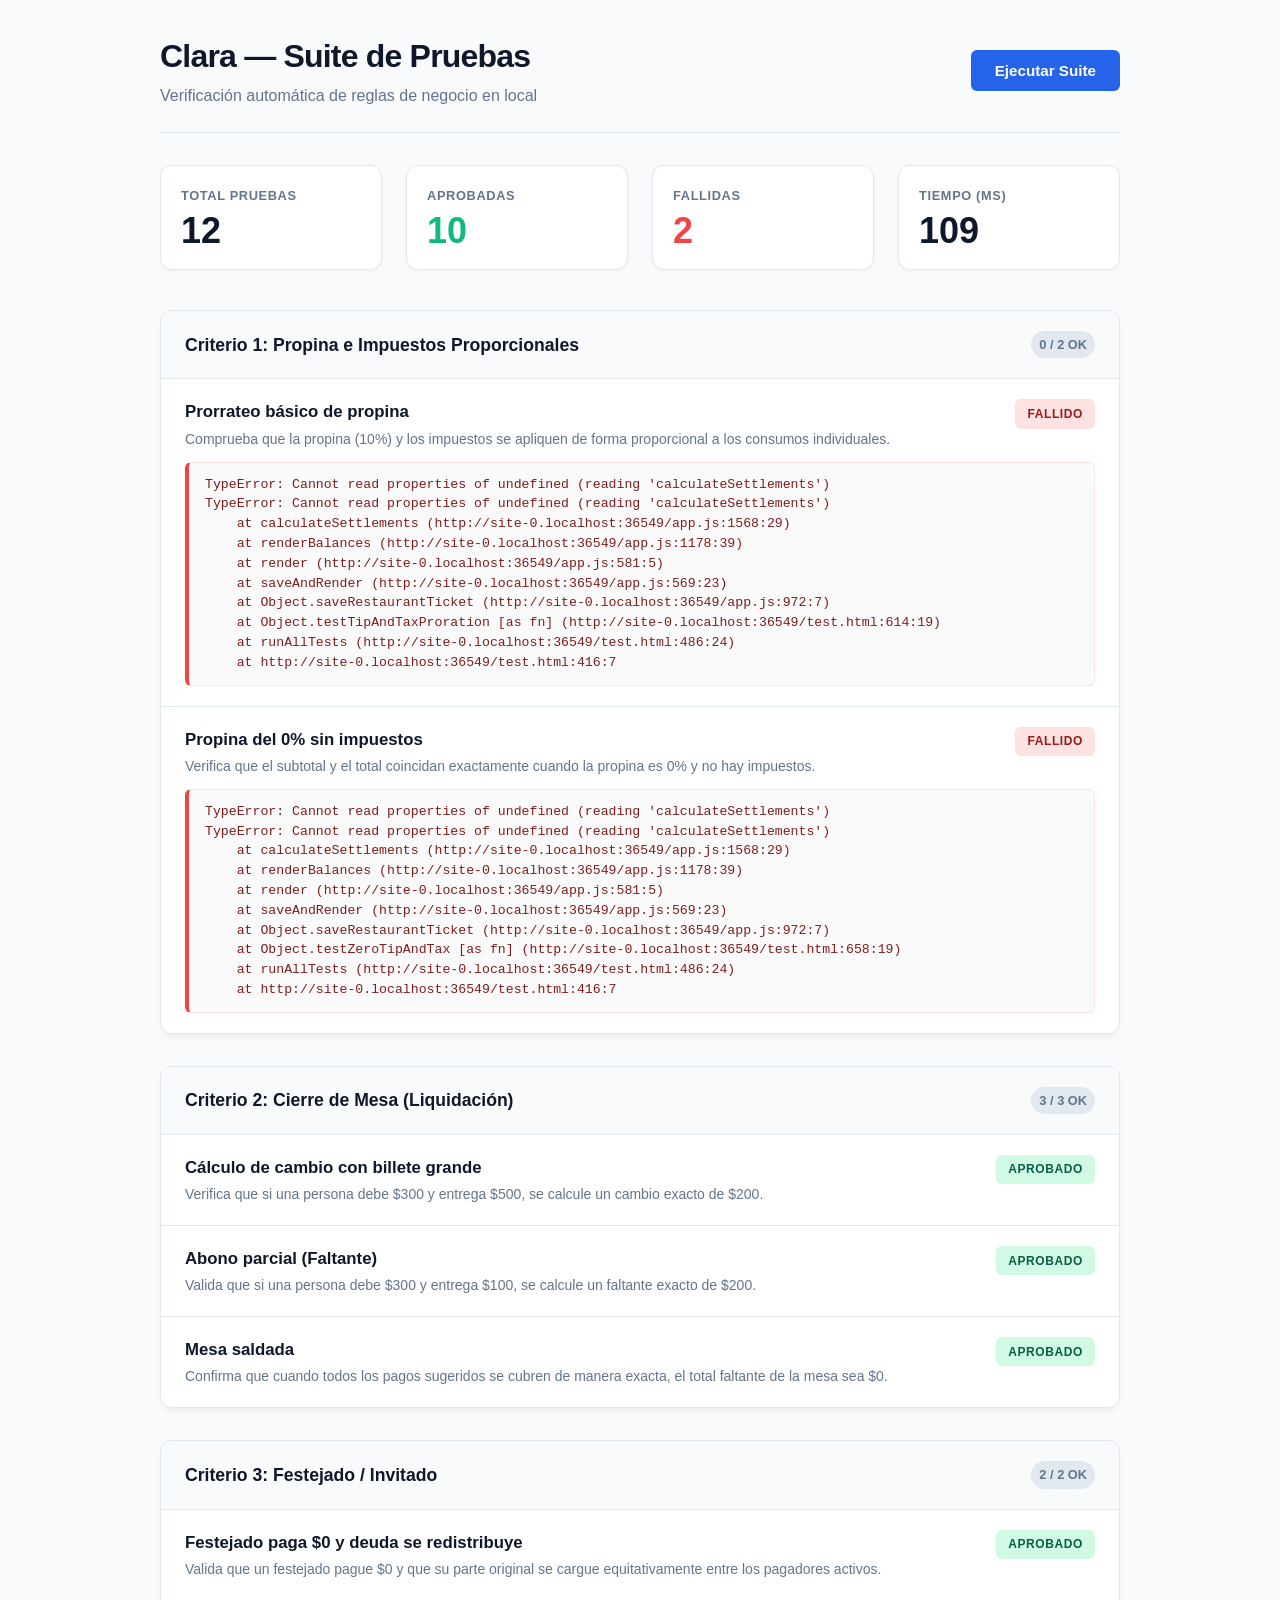
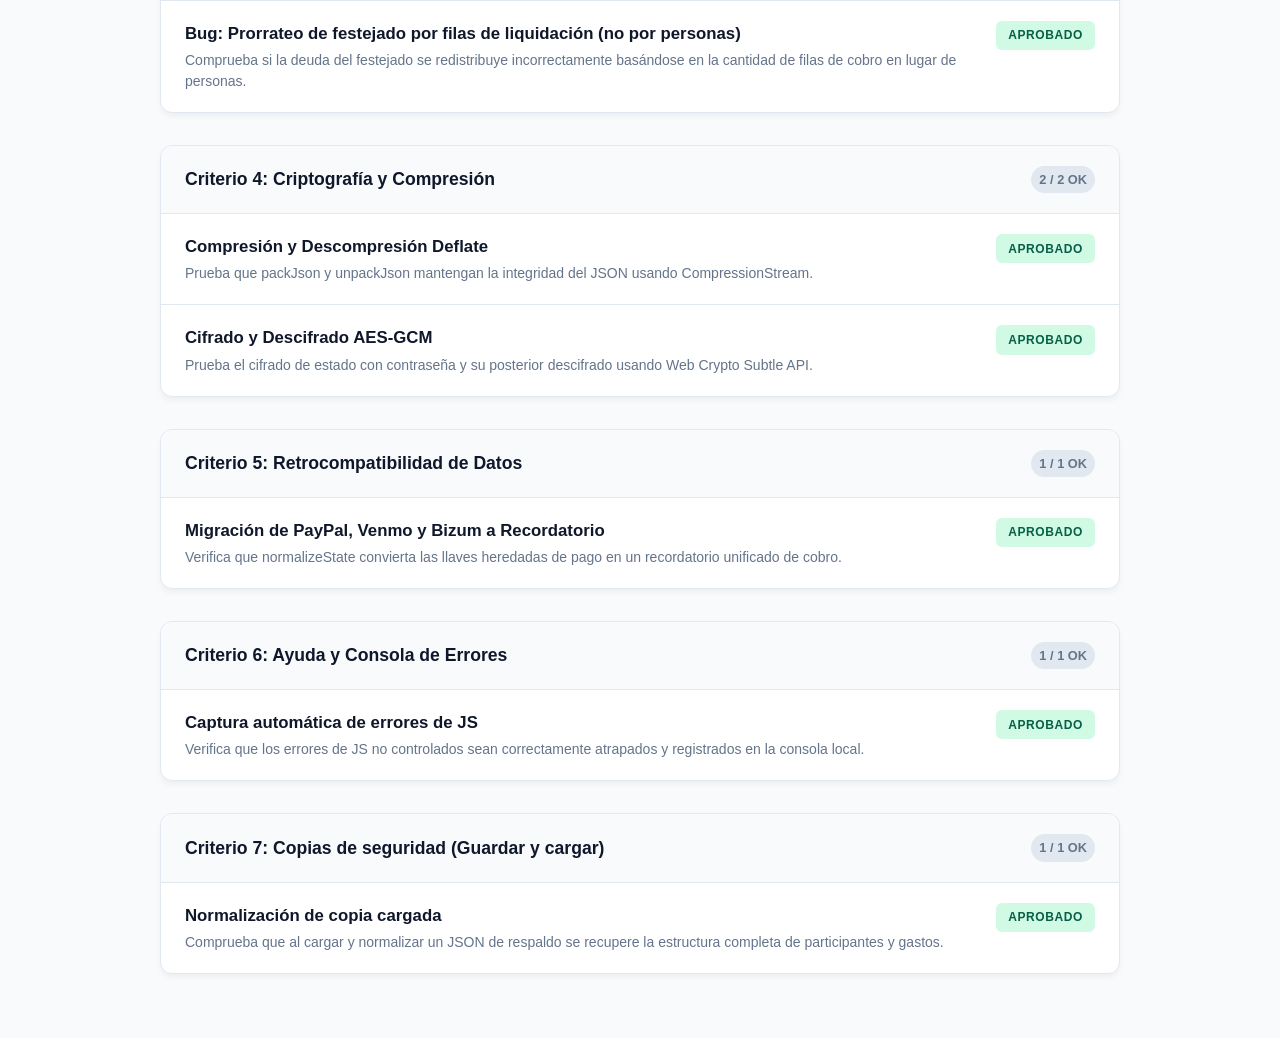
<file: test.html>
<!DOCTYPE html>
<html lang="es">
<head>
  <meta charset="UTF-8">
  <title>Clara - Panel de Pruebas de Calidad</title>
  <style>
    :root {
      --bg-primary: #f8fafc;
      --bg-card: #ffffff;
      --text-main: #0f172a;
      --text-muted: #64748b;
      --border-color: #e2e8f0;
      --primary: #2563eb;
      --success: #10b981;
      --success-bg: #d1fae5;
      --success-text: #065f46;
      --fail: #ef4444;
      --fail-bg: #fee2e2;
      --fail-text: #991b1b;
      --neutral-bg: #f1f5f9;
      --neutral-text: #334155;
    }

    body {
      font-family: -apple-system, BlinkMacSystemFont, "Segoe UI", Roboto, Helvetica, Arial, sans-serif;
      background-color: var(--bg-primary);
      color: var(--text-main);
      margin: 0;
      padding: 2rem 1rem;
      line-height: 1.5;
    }

    .container {
      max-width: 960px;
      margin: 0 auto;
    }

    header {
      margin-bottom: 2rem;
      border-bottom: 1px solid var(--border-color);
      padding-bottom: 1.5rem;
      display: flex;
      justify-content: space-between;
      align-items: center;
    }

    h1 {
      margin: 0;
      font-size: 2rem;
      font-weight: 800;
      letter-spacing: -0.025em;
    }

    .subtitle {
      color: var(--text-muted);
      margin: 0.25rem 0 0 0;
      font-size: 1rem;
    }

    .btn-run {
      background-color: var(--primary);
      color: white;
      border: none;
      padding: 0.75rem 1.5rem;
      border-radius: 6px;
      font-weight: 600;
      cursor: pointer;
      font-size: 0.95rem;
      transition: background-color 0.2s;
    }

    .btn-run:hover {
      background-color: #1d4ed8;
    }

    /* Summary Dashboard */
    .summary-dashboard {
      display: grid;
      grid-template-columns: repeat(auto-fit, minmax(180px, 1fr));
      gap: 1.5rem;
      margin-bottom: 2.5rem;
    }

    .card {
      background-color: var(--bg-card);
      border: 1px solid var(--border-color);
      border-radius: 12px;
      padding: 1.25rem;
      box-shadow: 0 1px 3px rgba(0, 0, 0, 0.05);
      display: flex;
      flex-direction: column;
    }

    .card-label {
      font-size: 0.8rem;
      font-weight: 700;
      text-transform: uppercase;
      letter-spacing: 0.05em;
      color: var(--text-muted);
      margin-bottom: 0.5rem;
    }

    .card-value {
      font-size: 2.25rem;
      font-weight: 800;
      line-height: 1;
    }

    .card-value.passed { color: var(--success); }
    .card-value.failed { color: var(--fail); }

    /* Test Groups */
    .test-group {
      background-color: var(--bg-card);
      border: 1px solid var(--border-color);
      border-radius: 12px;
      margin-bottom: 2rem;
      box-shadow: 0 4px 6px -1px rgba(0, 0, 0, 0.05);
      overflow: hidden;
    }

    .group-header {
      background-color: #f8fafc;
      padding: 1.25rem 1.5rem;
      font-weight: 700;
      font-size: 1.1rem;
      border-bottom: 1px solid var(--border-color);
      display: flex;
      justify-content: space-between;
      align-items: center;
    }

    .group-badge {
      font-size: 0.8rem;
      padding: 0.25rem 0.5rem;
      border-radius: 9999px;
      background-color: var(--border-color);
      color: var(--text-muted);
      font-weight: 600;
    }

    .test-case {
      border-bottom: 1px solid var(--border-color);
      padding: 1.25rem 1.5rem;
    }

    .test-case:last-child {
      border-bottom: none;
    }

    .test-case-top {
      display: flex;
      justify-content: space-between;
      align-items: flex-start;
      gap: 1rem;
    }

    .test-case-info {
      flex: 1;
    }

    .test-case-name {
      font-weight: 600;
      font-size: 1.05rem;
      margin: 0;
      color: var(--text-main);
    }

    .test-case-desc {
      margin: 0.25rem 0 0 0;
      font-size: 0.875rem;
      color: var(--text-muted);
    }

    .status-badge {
      font-size: 0.75rem;
      font-weight: 700;
      text-transform: uppercase;
      padding: 0.35rem 0.75rem;
      border-radius: 6px;
      letter-spacing: 0.05em;
    }

    .status-badge.passed {
      background-color: var(--success-bg);
      color: var(--success-text);
    }

    .status-badge.failed {
      background-color: var(--fail-bg);
      color: var(--fail-text);
    }

    .status-badge.pending {
      background-color: var(--neutral-bg);
      color: var(--neutral-text);
    }

    .error-console {
      margin-top: 0.75rem;
      background-color: #fafafa;
      border: 1px solid #fee2e2;
      border-left: 4px solid var(--fail);
      padding: 0.75rem 1rem;
      border-radius: 6px;
      font-family: ui-monospace, SFMono-Regular, Menlo, Monaco, Consolas, monospace;
      font-size: 0.825rem;
      color: #7f1d1d;
      white-space: pre-wrap;
      overflow-x: auto;
    }

    /* Bug Warning Banner */
    .banner {
      background-color: #fffbeb;
      border: 1px solid #fef3c7;
      border-left: 4px solid #d97706;
      border-radius: 8px;
      padding: 1rem;
      margin-bottom: 2rem;
      display: flex;
      flex-direction: column;
      gap: 0.5rem;
    }
    .banner-title {
      font-weight: 700;
      color: #92400e;
      display: flex;
      align-items: center;
      gap: 0.5rem;
    }
    .banner-body {
      font-size: 0.9rem;
      color: #78350f;
    }
  </style>
  <script>
    // Interceptar DOMContentLoaded para evitar que app.js ejecute init() automáticamente.
    // Esto previene errores debidos a la falta de elementos HTML reales de la app principal.
    const originalAddEventListener = document.addEventListener;
    document.addEventListener = function(type, listener, options) {
      if (type === "DOMContentLoaded") {
        window._claraInit = listener;
        console.log("DOMContentLoaded de app.js interceptado.");
        return;
      }
      return originalAddEventListener.call(this, type, listener, options);
    };
  </script>
  <!-- Cargamos la app original. Al interceptar DOMContentLoaded, se exporta _claraInternals pero no corre init() -->
  <script src="app.js"></script>
</head>
<body>

  <div class="container">
    <header>
      <div>
        <h1>Clara — Suite de Pruebas</h1>
        <p class="subtitle">Verificación automática de reglas de negocio en local</p>
      </div>
      <button class="btn-run" onclick="runAllTests()">Ejecutar Suite</button>
    </header>

    <div id="bugReportBanner" class="banner" style="display: none;">
      <div class="banner-title">⚠️ Reporte de Bug Encontrado (Nivel Medium)</div>
      <div class="banner-body" id="bugReportContent"></div>
    </div>

    <!-- Summary Dashboard -->
    <div class="summary-dashboard">
      <div class="card">
        <span class="card-label">Total Pruebas</span>
        <span class="card-value" id="statTotal">0</span>
      </div>
      <div class="card">
        <span class="card-label">Aprobadas</span>
        <span class="card-value passed" id="statPassed">0</span>
      </div>
      <div class="card">
        <span class="card-label">Fallidas</span>
        <span class="card-value failed" id="statFailed">0</span>
      </div>
      <div class="card">
        <span class="card-label">Tiempo (ms)</span>
        <span class="card-value" id="statTime">0</span>
      </div>
    </div>

    <!-- Test List container -->
    <div id="testGroupsContainer"></div>
  </div>

  <script>
    // Configuración de Mocks y Framework de Pruebas
    const groups = [
      {
        id: "tips",
        name: "Criterio 1: Propina e Impuestos Proporcionales",
        tests: [
          {
            name: "Prorrateo básico de propina",
            desc: "Comprueba que la propina (10%) y los impuestos se apliquen de forma proporcional a los consumos individuales.",
            fn: testTipAndTaxProration
          },
          {
            name: "Propina del 0% sin impuestos",
            desc: "Verifica que el subtotal y el total coincidan exactamente cuando la propina es 0% y no hay impuestos.",
            fn: testZeroTipAndTax
          }
        ]
      },
      {
        id: "settlements",
        name: "Criterio 2: Cierre de Mesa (Liquidación)",
        tests: [
          {
            name: "Cálculo de cambio con billete grande",
            desc: "Verifica que si una persona debe $300 y entrega $500, se calcule un cambio exacto de $200.",
            fn: testLargeBillChange
          },
          {
            name: "Abono parcial (Faltante)",
            desc: "Valida que si una persona debe $300 y entrega $100, se calcule un faltante exacto de $200.",
            fn: testPartialPayment
          },
          {
            name: "Mesa saldada",
            desc: "Confirma que cuando todos los pagos sugeridos se cubren de manera exacta, el total faltante de la mesa sea $0.",
            fn: testTableSettedFully
          }
        ]
      },
      {
        id: "guests",
        name: "Criterio 3: Festejado / Invitado",
        tests: [
          {
            name: "Festejado paga $0 y deuda se redistribuye",
            desc: "Valida que un festejado pague $0 y que su parte original se cargue equitativamente entre los pagadores activos.",
            fn: testSingleGuestRedistribution
          },
          {
            name: "Bug: Prorrateo de festejado por filas de liquidación (no por personas)",
            desc: "Comprueba si la deuda del festejado se redistribuye incorrectamente basándose en la cantidad de filas de cobro en lugar de personas.",
            fn: testGuestRedistributionBug
          }
        ]
      },
      {
        id: "crypto",
        name: "Criterio 4: Criptografía y Compresión",
        tests: [
          {
            name: "Compresión y Descompresión Deflate",
            desc: "Prueba que packJson y unpackJson mantengan la integridad del JSON usando CompressionStream.",
            fn: testDeflateCompression
          },
          {
            name: "Cifrado y Descifrado AES-GCM",
            desc: "Prueba el cifrado de estado con contraseña y su posterior descifrado usando Web Crypto Subtle API.",
            fn: testAesGcmCrypto
          }
        ]
      },
      {
        id: "legacy",
        name: "Criterio 5: Retrocompatibilidad de Datos",
        tests: [
          {
            name: "Migración de PayPal, Venmo y Bizum a Recordatorio",
            desc: "Verifica que normalizeState convierta las llaves heredadas de pago en un recordatorio unificado de cobro.",
            fn: testLegacyMigration
          }
        ]
      },
      {
        id: "support",
        name: "Criterio 6: Ayuda y Consola de Errores",
        tests: [
          {
            name: "Captura automática de errores de JS",
            desc: "Verifica que los errores de JS no controlados sean correctamente atrapados y registrados en la consola local.",
            fn: testErrorCapturingLogic
          }
        ]
      },
      {
        id: "backup",
        name: "Criterio 7: Copias de seguridad (Guardar y cargar)",
        tests: [
          {
            name: "Normalización de copia cargada",
            desc: "Comprueba que al cargar y normalizar un JSON de respaldo se recupere la estructura completa de participantes y gastos.",
            fn: testBackupRestoreNormalization
          }
        ]
      }
    ];

    // Utilidades de aserción
    function assertEquals(actual, expected, message = "") {
      if (actual !== expected) {
        throw new Error(`Aserción fallida: se esperaba [${expected}] pero se obtuvo [${actual}]. ${message}`);
      }
    }

    function assert(value, message = "") {
      if (!value) {
        throw new Error(`Aserción fallida: expresión evaluada como falsa. ${message}`);
      }
    }

    // Inicializar UI al cargar
    window.addEventListener("load", () => {
      renderTestStructure();
      runAllTests();
    });

    function renderTestStructure() {
      const container = document.getElementById("testGroupsContainer");
      container.innerHTML = "";
      
      groups.forEach((group) => {
        const groupEl = document.createElement("div");
        groupEl.className = "test-group";
        groupEl.id = `group-${group.id}`;
        
        let testsHtml = "";
        group.tests.forEach((test, idx) => {
          testsHtml += `
            <div class="test-case" id="test-${group.id}-${idx}">
              <div class="test-case-top">
                <div class="test-case-info">
                  <h3 class="test-case-name">${test.name}</h3>
                  <p class="test-case-desc">${test.desc}</p>
                </div>
                <span class="status-badge pending" id="badge-${group.id}-${idx}">Pendiente</span>
              </div>
              <div class="error-console" id="console-${group.id}-${idx}" style="display: none;"></div>
            </div>
          `;
        });

        groupEl.innerHTML = `
          <div class="group-header">
            <span>${group.name}</span>
            <span class="group-badge" id="group-badge-${group.id}">0 / ${group.tests.length} OK</span>
          </div>
          <div class="group-tests">
            ${testsHtml}
          </div>
        `;
        container.appendChild(groupEl);
      });
    }

    async function runAllTests() {
      const startTime = performance.now();
      let total = 0;
      let passed = 0;
      let failed = 0;

      // Restablecer contadores visuales
      document.getElementById("statTotal").textContent = "0";
      document.getElementById("statPassed").textContent = "0";
      document.getElementById("statFailed").textContent = "0";
      document.getElementById("statTime").textContent = "0";
      document.getElementById("bugReportBanner").style.display = "none";

      for (const group of groups) {
        let groupPassed = 0;
        
        for (let idx = 0; idx < group.tests.length; idx++) {
          const test = group.tests[idx];
          const badge = document.getElementById(`badge-${group.id}-${idx}`);
          const consoleEl = document.getElementById(`console-${group.id}-${idx}`);
          
          badge.textContent = "Ejecutando...";
          badge.className = "status-badge pending";
          consoleEl.style.display = "none";
          consoleEl.textContent = "";

          total++;
          try {
            // Ejecutar la prueba
            await test.fn();
            
            // Éxito
            badge.textContent = "Aprobado";
            badge.className = "status-badge passed";
            passed++;
            groupPassed++;
          } catch (error) {
            // Fallo
            badge.textContent = "Fallido";
            badge.className = "status-badge failed";
            consoleEl.style.display = "block";
            consoleEl.textContent = `${error.name}: ${error.message}\n${error.stack || ""}`;
            failed++;
          }

          // Actualizar estadísticas globales parciales
          document.getElementById("statTotal").textContent = total;
          document.getElementById("statPassed").textContent = passed;
          document.getElementById("statFailed").textContent = failed;
        }

        // Actualizar badge del grupo
        document.getElementById(`group-badge-${group.id}`).textContent = `${groupPassed} / ${group.tests.length} OK`;
      }

      const endTime = performance.now();
      document.getElementById("statTime").textContent = Math.round(endTime - startTime);
    }

    // ==========================================
    // Criterio 1: Propina e Impuestos Proporcionales
    // ==========================================

    function createMockElement(tagName = "div") {
      const classList = {
        add: () => {},
        remove: () => {},
        toggle: () => {},
        contains: () => false
      };
      return {
        tagName: tagName.toUpperCase(),
        value: "",
        textContent: "",
        innerHTML: "",
        disabled: false,
        checked: false,
        classList: classList,
        dataset: {},
        style: {},
        querySelector: () => createMockElement(),
        querySelectorAll: () => [],
        addEventListener: () => {},
        remove: () => {},
        appendChild: (child) => child
      };
    }

    function setupMockAppEnvironment() {
      const internals = window._claraInternals;
      // Reiniciar estado
      internals.state.people = [
        { id: "p_1", name: "Ana", reminder: "" },
        { id: "p_2", name: "Luis", reminder: "" },
        { id: "p_3", name: "Maria", reminder: "" }
      ];
      internals.state.expenses = [];
      internals.state.tableClose = {};
      internals.ticketItems.length = 0;

      // Mock de la UI de app.js para evitar crashes
      window.alert = () => {};

      // Rellenar todos los nulos de els con elementos mockeados
      for (const key in internals.els) {
        if (internals.els[key] === null || internals.els[key] === undefined) {
          internals.els[key] = createMockElement(key.toLowerCase().includes("input") || key.toLowerCase().includes("select") ? "input" : "div");
        }
      }

      // Mocks especificos para el test de ticket
      internals.els.ticketPaidBySelect.value = "p_1";
      internals.els.ticketNameInput.value = "Cuenta Cena";
      internals.els.ticketTaxFixed.value = "0";
      internals.els.restaurantDialog.close = () => {};

      // Mock de document.querySelector global
      if (!window._originalQuerySelector) {
        window._originalQuerySelector = document.querySelector;
        document.querySelector = function(selector) {
          if (selector === "input[name='ticketTipPercent']:checked") {
            return { value: "10" };
          }
          if (selector === "input[name='shareMode']:checked") {
            return { value: "easy" };
          }
          return window._originalQuerySelector.call(document, selector);
        };
      }
    }

    function testTipAndTaxProration() {
      setupMockAppEnvironment();
      const internals = window._claraInternals;

      // Agregar items:
      // Tacos por $100.00 asignado a Luis (p_2)
      // Pizza por $100.00 dividido entre Ana (p_1) y Luis (p_2)
      internals.ticketItems.push(
        { name: "Tacos", price: 100.0, splitWith: ["p_2"] },
        { name: "Pizza", price: 100.0, splitWith: ["p_1", "p_2"] }
      );

      // Impuestos: $20.00
      internals.els.ticketTaxFixed.value = "20.00";

      // Mock de la selección de propina (10%)
      const originalQuerySelector = document.querySelector;
      document.querySelector = function(selector) {
        if (selector === "input[name='ticketTipPercent']:checked") {
          return { value: "10" };
        }
        return originalQuerySelector.call(document, selector);
      };

      try {
        // Ejecutar prorrateo y guardado
        internals.saveRestaurantTicket();

        // Subtotal = $200.00
        // Tip (10%) = $20.00
        // Impuestos fijos = $20.00
        // Total = $200 * 1.1 + 20 = $240.00
        // Multiplicador = 240 / 200 = 1.2
        //
        // Consumo previo a propina/tax:
        // Luis: Tacos ($100) + 50% de Pizza ($50) = $150 (15000 centavos)
        // Ana: 50% de Pizza ($50) = $50 (5000 centavos)
        //
        // Con multiplicador:
        // Luis debe pagar a Ana: $150 * 1.2 = $180.00 (18000 centavos)
        // Ana debe pagar: $50 * 1.2 = $60.00 (6000 centavos) [Como Ana pagó la cuenta entera, no se le añade gasto de deuda externa]
        
        assertEquals(internals.state.expenses.length, 1, "Debería haber exactamente 1 gasto externo guardado para Luis");
        const exp = internals.state.expenses[0];
        assertEquals(exp.paidBy, "p_1", "El gasto debe haber sido pagado por Ana");
        assertEquals(exp.splitWith[0], "p_2", "El gasto debe cargarse a Luis");
        assertEquals(exp.amountCents, 18000, "Luis debe deber exactamente 18000 centavos ($180.00)");
      } finally {
        document.querySelector = originalQuerySelector;
      }
    }

    function testZeroTipAndTax() {
      setupMockAppEnvironment();
      const internals = window._claraInternals;

      internals.ticketItems.push(
        { name: "Agua", price: 50.0, splitWith: ["p_2"] }
      );
      internals.els.ticketTaxFixed.value = "0.00";

      const originalQuerySelector = document.querySelector;
      document.querySelector = function(selector) {
        if (selector === "input[name='ticketTipPercent']:checked") {
          return { value: "0" };
        }
        return originalQuerySelector.call(document, selector);
      };

      try {
        internals.saveRestaurantTicket();
        // Luis debe exactamente $50.00 (5000 centavos) a Ana
        assertEquals(internals.state.expenses.length, 1);
        assertEquals(internals.state.expenses[0].amountCents, 5000);
      } finally {
        document.querySelector = originalQuerySelector;
      }
    }


    // ==========================================
    // Criterio 2: Cierre de Mesa (Liquidación)
    // ==========================================

    function testLargeBillChange() {
      const internals = window._claraInternals;
      // Simulamos un asentamiento: Luis debe $300 a Ana
      const settlements = [
        { from: "p_2", to: "p_1", amountCents: 30000 }
      ];
      
      // Indicamos que Luis entregó $500 (50000 centavos)
      const key = "settlement:p_2:p_1";
      internals.state.tableClose = {
        [key]: { paidCents: 50000, isGuest: false }
      };

      const rows = internals.buildTableCloseRows(settlements);
      assertEquals(rows.length, 1);
      assertEquals(rows[0].amountCents, 30000, "Deuda esperada es 30000 centavos");
      assertEquals(rows[0].paidCents, 50000, "Pagado esperado es 50000 centavos");
      assertEquals(rows[0].missingCents, 0, "No debe faltar nada");
      assertEquals(rows[0].changeCents, 20000, "El cambio debe ser exactamente de 20000 centavos ($200.00)");
    }

    function testPartialPayment() {
      const internals = window._claraInternals;
      const settlements = [
        { from: "p_2", to: "p_1", amountCents: 30000 }
      ];
      
      // Luis entregó sólo $100
      const key = "settlement:p_2:p_1";
      internals.state.tableClose = {
        [key]: { paidCents: 10000, isGuest: false }
      };

      const rows = internals.buildTableCloseRows(settlements);
      assertEquals(rows.length, 1);
      assertEquals(rows[0].missingCents, 20000, "Debe faltar exactamente $200.00 (20000 centavos)");
      assertEquals(rows[0].changeCents, 0, "El cambio debe ser $0.00");
    }

    function testTableSettedFully() {
      const internals = window._claraInternals;
      const settlements = [
        { from: "p_2", to: "p_1", amountCents: 30000 },
        { from: "p_3", to: "p_1", amountCents: 15000 }
      ];
      
      // Ambos pagan exacto
      internals.state.tableClose = {
        "settlement:p_2:p_1": { paidCents: 30000, isGuest: false },
        "settlement:p_3:p_1": { paidCents: 15000, isGuest: false }
      };

      const rows = internals.buildTableCloseRows(settlements);
      const totalMissing = rows.reduce((total, row) => total + row.missingCents, 0);
      assertEquals(totalMissing, 0, "La mesa debe estar saldada (falta por juntar = $0.00)");
    }


    // ==========================================
    // Criterio 3: Festejado / Invitado
    // ==========================================

    function testSingleGuestRedistribution() {
      const internals = window._claraInternals;
      // Simulamos que Maria y Luis deben dinero a Ana:
      // Luis (p_2) debe $200 a Ana
      // Maria (p_3) debe $100 a Ana
      const settlements = [
        { from: "p_2", to: "p_1", amountCents: 20000 },
        { from: "p_3", to: "p_1", amountCents: 10000 }
      ];

      // Marcamos a Maria (p_3) como Festejada en el listado de participantes
      internals.state.people = [
        { id: "p_1", name: "Ana", reminder: "", isGuest: false },
        { id: "p_2", name: "Luis", reminder: "", isGuest: false },
        { id: "p_3", name: "Maria", reminder: "", isGuest: true }
      ];
      internals.state.tableClose = {};

      const rows = internals.buildTableCloseRows(settlements);
      
      // Buscamos las filas en el cierre de mesa
      const luisRow = rows.find(r => r.from === "p_2");
      const mariaRow = rows.find(r => r.from === "p_3");

      assert(luisRow !== undefined);
      assert(mariaRow !== undefined);

      // Maria no debe pagar nada
      assertEquals(mariaRow.amountCents, 0, "La deuda de Maria (festejada) debe ser 0");
      assertEquals(mariaRow.paidCents, 0);

      // La deuda original de Maria ($100) se reparte entre los pagadores no-invitados de la mesa (Luis en este caso).
      // Por ende, la deuda final de Luis debe ser $200 (original) + $100 (absorbidos) = $300 (30000 centavos)
      assertEquals(luisRow.amountCents, 30000, "Luis debe absorber los $100 de Maria sumando $300");
    }

    /**
     * Este test expone el BUG lógico en `buildTableCloseRows`.
     * Si Luis tiene dos deudas individuales porque le debe a dos personas distintas:
     * - Luis (p_2) debe $100 a Ana (p_1)
     * - Luis (p_2) debe $100 a Carlos (p_4)
     * Y Bob (p_5) debe $100 a Ana (p_1)
     * Y Maria (p_3, festejada) debe $100 a Ana (p_1)
     * 
     * Dado que hay dos personas pagando de forma efectiva (Luis y Bob), cada uno debería absorber
     * la mitad de la cuenta de la festejada Maria ($100 / 2 = $50 para cada uno).
     * Por lo tanto:
     * - Luis debería absorber $50 en total.
     * - Bob debería absorber $50 en total.
     * 
     * Pero debido a que el código divide la deuda de la festejada sobre las FILAS de liquidación activas
     * (3 filas en total: Luis->Ana, Luis->Carlos, Bob->Ana), y Luis tiene 2 de estas filas,
     * Luis termina absorbiendo 2/3 ($66.67) y Bob solo 1/3 ($33.33).
     */
    function testGuestRedistributionBug() {
      const internals = window._claraInternals;

      // Simulamos las deudas
      const settlements = [
        { from: "p_2", to: "p_1", amountCents: 10000 }, // Luis a Ana
        { from: "p_2", to: "p_4", amountCents: 10000 }, // Luis a Carlos
        { from: "p_5", to: "p_1", amountCents: 10000 }, // Bob a Ana
        { from: "p_3", to: "p_1", amountCents: 10000 }  // Maria (festejada) a Ana
      ];

      // Marcamos a Maria (festejada) en el listado de participantes
      internals.state.people = [
        { id: "p_1", name: "Ana", reminder: "", isGuest: false },
        { id: "p_2", name: "Luis", reminder: "", isGuest: false },
        { id: "p_3", name: "Maria", reminder: "", isGuest: true },
        { id: "p_4", name: "Carlos", reminder: "", isGuest: false },
        { id: "p_5", name: "Bob", reminder: "", isGuest: false }
      ];
      internals.state.tableClose = {};

      const rows = internals.buildTableCloseRows(settlements);

      const luisRow1 = rows.find(r => r.from === "p_2" && r.to === "p_1");
      const luisRow2 = rows.find(r => r.from === "p_2" && r.to === "p_4");
      const bobRow = rows.find(r => r.from === "p_5" && r.to === "p_1");

      const luisTotalAbsorbed = luisRow1.absorbedCents + luisRow2.absorbedCents;
      const bobTotalAbsorbed = bobRow.absorbedCents;

      // Imprimimos la advertencia si no coinciden
      if (luisTotalAbsorbed !== bobTotalAbsorbed) {
        const text = `Se detectó distribución desigual de la deuda de la festejada:\n` +
          `  - Personas pagando: Luis y Bob (deberían absorber 5000 centavos c/u).\n` +
          `  - Luis absorbió: ${luisTotalAbsorbed} centavos ($${(luisTotalAbsorbed/100).toFixed(2)})\n` +
          `  - Bob absorbió: ${bobTotalAbsorbed} centavos ($${(bobTotalAbsorbed/100).toFixed(2)})\n` +
          `Esto se debe a que la división se realiza sobre la cantidad de deudas individuales (filas) y no por comensal pagador en el cierre.`;
        
        document.getElementById("bugReportContent").innerText = text;
        document.getElementById("bugReportBanner").style.display = "flex";
        
        // Lanzamos error controlado para alertar en las pruebas del fallo lógico
        throw new Error("El prorrateo de festejado se dividió de forma desigual entre personas debido a la cantidad de filas de deuda.");
      }

      assertEquals(luisTotalAbsorbed, 5000, "Luis debe absorber $50.00");
      assertEquals(bobTotalAbsorbed, 5000, "Bob debe absorber $50.00");
    }


    // ==========================================
    // Criterio 4: Criptografía y Compresión
    // ==========================================

    async function testDeflateCompression() {
      const internals = window._claraInternals;
      const originalState = {
        version: 1,
        groupName: "Cena Asados",
        currency: "MXN",
        people: [{ id: "p1", name: "Lucas", reminder: "" }],
        expenses: [{ id: "e1", description: "Carne", amountCents: 50000, paidBy: "p1", splitWith: ["p1"], createdAt: Date.now() }],
        tableClose: {},
        updatedAt: Date.now()
      };

      const json = JSON.stringify(originalState);
      const packed = await internals.packJson(json);
      
      // Comprobar que use el prefijo de compresión
      assert(packed.startsWith("c1:"), "El payload empaquetado debe tener el prefijo de compresión 'c1:'");

      const unpackedJson = await internals.unpackJson(packed);
      const unpackedState = JSON.parse(unpackedJson);

      assertEquals(unpackedState.groupName, originalState.groupName);
      assertEquals(unpackedState.people.length, originalState.people.length);
      assertEquals(unpackedState.expenses[0].amountCents, originalState.expenses[0].amountCents);
    }

    async function testAesGcmCrypto() {
      const internals = window._claraInternals;
      const plainText = "Este es un estado altamente secreto con deudas de billones";
      const secretKey = "abcdefghijklmnopqrstuvwxyzabcdef"; // Clave de 32 caracteres
      // En base64url:
      const secretKeyBase64 = btoa(secretKey).replace(/\+/g, "-").replace(/\//g, "_").replace(/=+$/g, "");

      const encrypted = await internals.encryptText(plainText, secretKeyBase64);
      assert(encrypted.includes("."), "El payload cifrado debe incluir el punto separador de IV y datos");

      const decrypted = await internals.decryptText(encrypted, secretKeyBase64);
      assertEquals(decrypted, plainText, "El texto descifrado debe coincidir exactamente con el original");
    }


    // ==========================================
    // Criterio 5: Retrocompatibilidad de Datos
    // ==========================================

    function testLegacyMigration() {
      const internals = window._claraInternals;
      const legacyState = {
        version: 1,
        groupName: "Heredado",
        people: [
          {
            id: "p_legacy_1",
            name: "Juan",
            paypal: "juanito_pp",
            venmo: "juan_venmo",
            bizum: "555123456"
          },
          {
            id: "p_legacy_2",
            name: "Diego",
            reminder: "Ya tiene recordatorio preestablecido",
            paypal: "ignorado_porque_ya_hay_reminder"
          }
        ],
        expenses: []
      };

      const normalized = internals.normalizeState(legacyState);

      assertEquals(normalized.people.length, 2);
      
      // Juan debe migrar paypal, venmo y bizum a un recordatorio
      const juan = normalized.people.find(p => p.id === "p_legacy_1");
      assert(juan !== undefined);
      assertEquals(juan.reminder, "PayPal: juanito_pp | Venmo: juan_venmo | Bizum: 555123456", "Recordatorios de Juan concatenados incorrectamente");

      // Diego debe conservar su reminder preestablecido
      const diego = normalized.people.find(p => p.id === "p_legacy_2");
      assert(diego !== undefined);
      assertEquals(diego.reminder, "Ya tiene recordatorio preestablecido", "El recordatorio existente de Diego no se respetó");
    }

    function testErrorCapturingLogic() {
      const internals = window._claraInternals;
      
      // Limpiar errores previos para aislar el test
      internals.errorLogs.length = 0;
      
      // Simular el disparo de un evento de error unhandled
      const mockErrorEvent = new ErrorEvent("error", {
        message: "Error de prueba del test runner",
        filename: "http://localhost:8000/app.js",
        lineno: 42,
        colno: 7,
        error: new Error("Error de prueba del test runner")
      });
      
      window.dispatchEvent(mockErrorEvent);
      
      // Verificar que el log tenga el error
      assertEquals(internals.errorLogs.length, 1, "Debería haberse capturado 1 error");
      assertEquals(internals.errorLogs[0].message, "Error de prueba del test runner");
      assertEquals(internals.errorLogs[0].file, "app.js:42:7");
      
      // Limpiar después de la prueba
      internals.errorLogs.length = 0;
    }

    function testBackupRestoreNormalization() {
      const internals = window._claraInternals;
      
      const rawBackup = {
        version: 1,
        groupName: "Cena de Navidad",
        currency: "EUR",
        people: [
          { id: "p1", name: "Carlos", reminder: "Bizum 123", isGuest: false },
          { id: "p2", name: "Sofia", paypal: "sofia@paypal", isGuest: true }
        ],
        expenses: [
          {
            id: "e1",
            description: "Papas",
            amountCents: 1500,
            paidBy: "p1",
            splitWith: ["p1", "p2"],
            createdAt: 123456789
          }
        ],
        tableClose: {}
      };
      
      const normalized = internals.normalizeState(rawBackup);
      
      assertEquals(normalized.groupName, "Cena de Navidad", "El nombre del grupo no se normalizó correctamente");
      assertEquals(normalized.currency, "EUR", "La moneda no se normalizó correctamente");
      assertEquals(normalized.people.length, 2, "La cantidad de participantes no es correcta");
      assertEquals(normalized.people[0].name, "Carlos", "El nombre de Carlos no coincide");
      assertEquals(normalized.people[0].reminder, "Bizum 123", "El recordatorio de Carlos no coincide");
      assertEquals(normalized.people[1].name, "Sofia", "El nombre de Sofia no coincide");
      assertEquals(normalized.people[1].reminder, "PayPal: sofia@paypal", "La migración legacy de PayPal falló");
      assertEquals(normalized.people[1].isGuest, true, "El estado festejado de Sofia no coincide");
      
      assertEquals(normalized.expenses.length, 1, "La cantidad de gastos no es correcta");
      assertEquals(normalized.expenses[0].description, "Papas", "La descripción del gasto no coincide");
      assertEquals(normalized.expenses[0].amountCents, 1500, "El monto del gasto en centavos no coincide");
      assertEquals(normalized.expenses[0].paidBy, "p1", "El pagador del gasto no coincide");
      assertEquals(normalized.expenses[0].splitWith[0], "p1", "La división del gasto no coincide");
      assertEquals(normalized.expenses[0].splitWith[1], "p2", "La división del gasto no coincide");
    }
  </script>
</body>
</html>
</file>
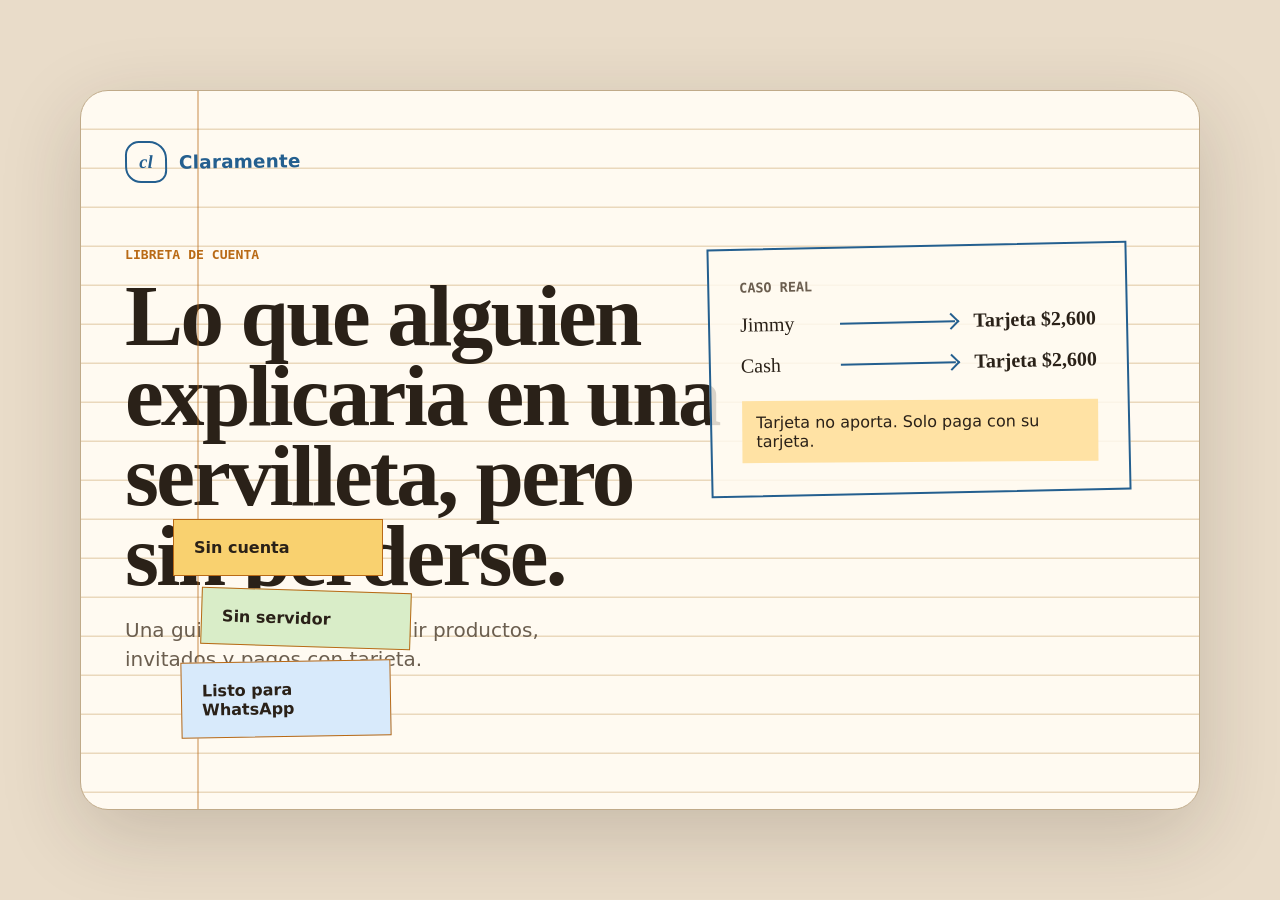
<file: muestras-identidad/libreta-de-cuenta.html>
<!doctype html>
<html lang="es">
  <head>
    <meta charset="utf-8">
    <meta name="viewport" content="width=device-width, initial-scale=1">
    <title>Claramente - Libreta de cuenta</title>
    <link rel="stylesheet" href="muestras.css">
  </head>
  <body class="theme-notebook">
    <main class="artboard notebook-board" aria-label="Muestra visual Libreta de cuenta">
      <header class="brand-row scribble-brand">
        <div class="mark notebook-mark" aria-hidden="true">cl</div>
        <span>Claramente</span>
      </header>

      <section class="hero-copy">
        <p class="eyebrow">libreta de cuenta</p>
        <h1>Lo que alguien explicaria en una servilleta, pero sin perderse.</h1>
        <p>Una guia de mesa para dividir productos, invitados y pagos con tarjeta.</p>
      </section>

      <section class="notebook-paper" aria-label="Ejemplo anotado">
        <p class="paper-title">Caso real</p>
        <div class="sketch-row">
          <span>Jimmy</span>
          <i class="arrow"></i>
          <strong>Tarjeta $2,600</strong>
        </div>
        <div class="sketch-row">
          <span>Cash</span>
          <i class="arrow"></i>
          <strong>Tarjeta $2,600</strong>
        </div>
        <p class="side-note">Tarjeta no aporta. Solo paga con su tarjeta.</p>
      </section>

      <section class="sticky-stack" aria-label="Notas de uso">
        <article>Sin cuenta</article>
        <article>Sin servidor</article>
        <article>Listo para WhatsApp</article>
      </section>
    </main>
  </body>
</html>
</file>
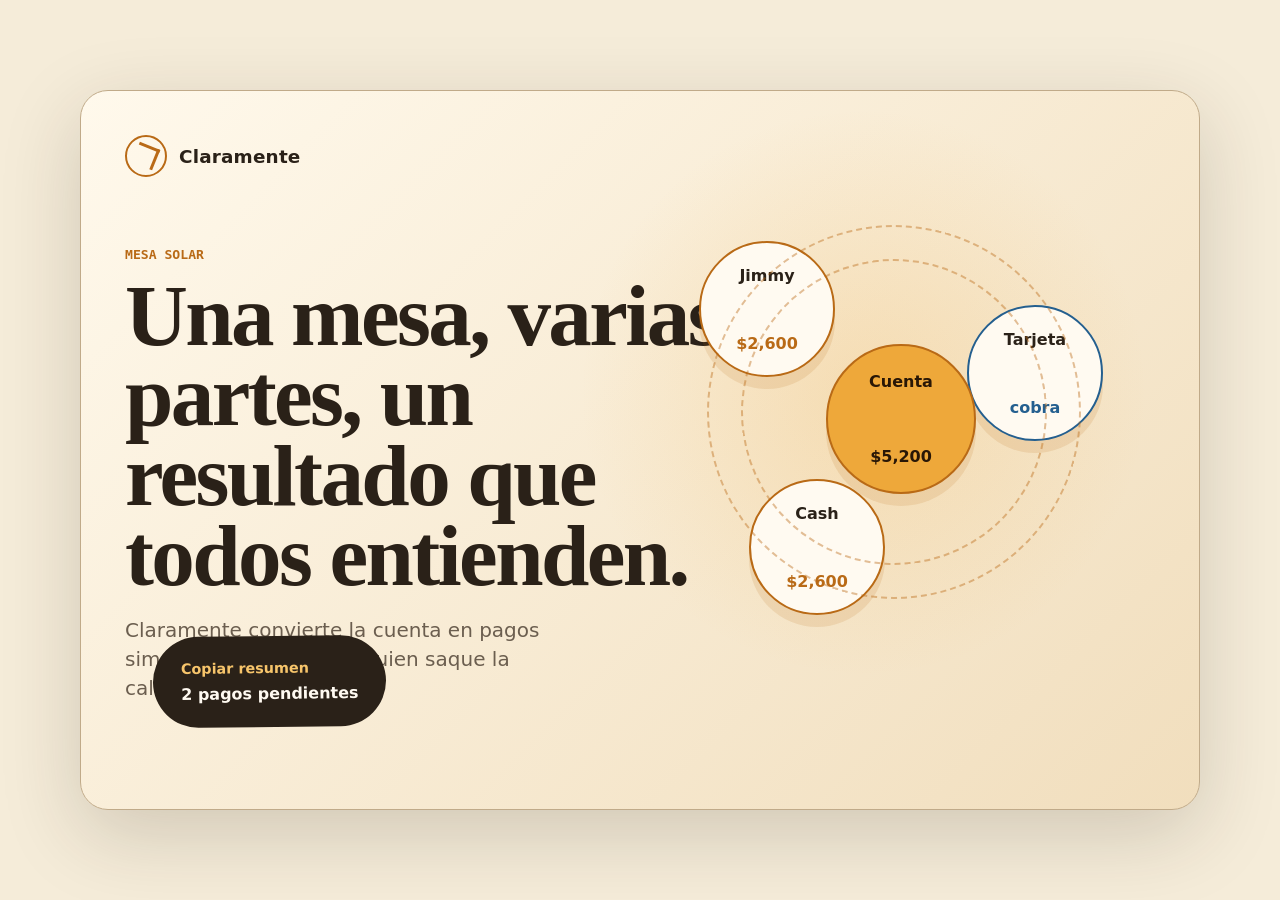
<file: muestras-identidad/mesa-solar.html>
<!doctype html>
<html lang="es">
  <head>
    <meta charset="utf-8">
    <meta name="viewport" content="width=device-width, initial-scale=1">
    <title>Claramente - Mesa solar</title>
    <link rel="stylesheet" href="muestras.css">
  </head>
  <body class="theme-solar">
    <main class="artboard solar-board" aria-label="Muestra visual Mesa solar">
      <header class="brand-row">
        <div class="mark solar-mark" aria-hidden="true"></div>
        <span>Claramente</span>
      </header>

      <section class="hero-copy">
        <p class="eyebrow">mesa solar</p>
        <h1>Una mesa, varias partes, un resultado que todos entienden.</h1>
        <p>Claramente convierte la cuenta en pagos simples antes de que alguien saque la calculadora.</p>
      </section>

      <section class="table-diagram" aria-label="Diagrama de mesa">
        <div class="plate center">Cuenta<br><strong>$5,200</strong></div>
        <div class="plate p1">Jimmy<br><strong>$2,600</strong></div>
        <div class="plate p2">Tarjeta<br><strong>cobra</strong></div>
        <div class="plate p3">Cash<br><strong>$2,600</strong></div>
        <span class="orbit orbit-one"></span>
        <span class="orbit orbit-two"></span>
      </section>

      <section class="solar-result">
        <span>Copiar resumen</span>
        <strong>2 pagos pendientes</strong>
      </section>
    </main>
  </body>
</html>
</file>
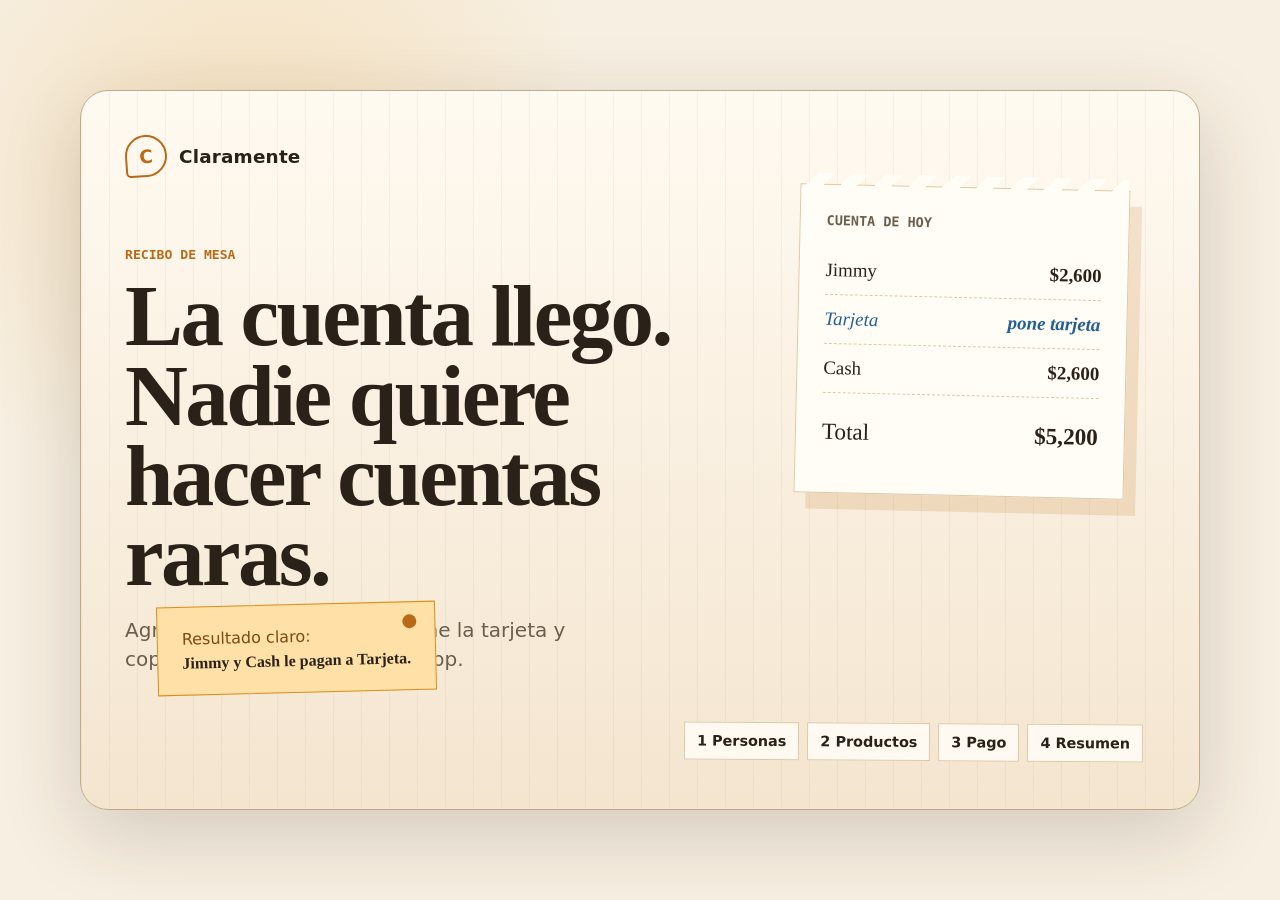
<file: muestras-identidad/recibo-de-mesa.html>
<!doctype html>
<html lang="es">
  <head>
    <meta charset="utf-8">
    <meta name="viewport" content="width=device-width, initial-scale=1">
    <title>Claramente - Recibo de mesa</title>
    <link rel="stylesheet" href="muestras.css">
  </head>
  <body class="theme-receipt">
    <main class="artboard receipt-board" aria-label="Muestra visual Recibo de mesa">
      <header class="brand-row">
        <div class="mark receipt-mark" aria-hidden="true">C</div>
        <span>Claramente</span>
      </header>

      <section class="hero-copy">
        <p class="eyebrow">recibo de mesa</p>
        <h1>La cuenta llego. Nadie quiere hacer cuentas raras.</h1>
        <p>Agrega quien comio, quien pone la tarjeta y copia el resumen para WhatsApp.</p>
      </section>

      <section class="receipt-slip" aria-label="Ejemplo de cuenta">
        <div class="tear"></div>
        <p class="slip-title">Cuenta de hoy</p>
        <div class="slip-line"><span>Jimmy</span><strong>$2,600</strong></div>
        <div class="slip-line muted"><span>Tarjeta</span><strong>pone tarjeta</strong></div>
        <div class="slip-line"><span>Cash</span><strong>$2,600</strong></div>
        <div class="slip-total"><span>Total</span><strong>$5,200</strong></div>
      </section>

      <section class="human-note">
        <span class="pin"></span>
        <p>Resultado claro:</p>
        <strong>Jimmy y Cash le pagan a Tarjeta.</strong>
      </section>

      <nav class="step-strip" aria-label="Pasos">
        <span>1 Personas</span>
        <span>2 Productos</span>
        <span>3 Pago</span>
        <span>4 Resumen</span>
      </nav>
    </main>
  </body>
</html>
</file>
<file: style.css>
@font-face {
  font-family: "Open Sans";
  src: url("fonts/OpenSans-latin.woff2") format("woff2");
  font-weight: 400 700;
  font-style: normal;
  font-display: swap;
}

:root {
  color-scheme: light;
  --bg: oklch(96.5% 0.018 78);
  --panel: oklch(99.2% 0.006 82);
  --panel-soft: oklch(94.7% 0.025 78);
  --ink: oklch(23% 0.025 64);
  --muted: oklch(43.5% 0.032 68);
  --line: oklch(88.5% 0.028 74);
  --primary: oklch(78% 0.145 73);
  --primary-dark: #9a4e00;
  --accent: oklch(56% 0.15 252);
  --danger: oklch(48% 0.13 38);
  --success: oklch(50% 0.12 151);
  --state-info: oklch(95% 0.035 250);
  --state-info-line: oklch(75% 0.075 250);
  --state-warning: oklch(93% 0.07 76);
  --state-warning-line: oklch(78% 0.11 76);
  --state-success: oklch(92% 0.055 151);
  --state-success-line: oklch(74% 0.075 151);
  --receive-bg: var(--state-success);
  --receive-line: var(--state-success-line);
  --owe-bg: var(--state-warning);
  --owe-line: var(--state-warning-line);
  --focus: rgba(242, 169, 59, 0.34);
  --shadow: 0 4px 8px rgba(52, 43, 31, 0.08);
  --shadow-soft: 0 3px 8px rgba(52, 43, 31, 0.07);
  --radius: 12px;
  --radius-card: 16px;
  --control-radius: 14px;
  --motion-standard: 180ms cubic-bezier(0.2, 0, 0, 1);
  --motion-emphasized: 240ms cubic-bezier(0.2, 0, 0, 1);
}

* {
  box-sizing: border-box;
}

body {
  margin: 0;
  min-width: 320px;
  background: var(--bg);
  color: var(--ink);
  font-family: "Open Sans", ui-sans-serif, system-ui, -apple-system, BlinkMacSystemFont, "Segoe UI", sans-serif;
  line-height: 1.5;
}

html:has(dialog[open]),
body:has(dialog[open]) {
  overflow: hidden;
  overscroll-behavior: none;
  scrollbar-gutter: stable;
}

button,
input,
select,
textarea {
  font: inherit;
}

button {
  min-height: 48px;
  border: 1px solid var(--line);
  border-radius: var(--control-radius);
  background: #fff;
  color: var(--ink);
  cursor: pointer;
  font-weight: 750;
  padding: 8px 16px;
  transition: border-color var(--motion-standard), background var(--motion-standard), transform var(--motion-standard), box-shadow var(--motion-standard), color var(--motion-standard);
}

button:hover {
  border-color: rgba(217, 130, 25, 0.48);
  box-shadow: var(--shadow-soft);
}

button:active {
  transform: translateY(1px);
}

button:disabled {
  cursor: not-allowed;
  opacity: 0.55;
}

button:focus-visible,
input:focus-visible,
select:focus-visible,
textarea:focus-visible,
summary:focus-visible {
  outline: 3px solid var(--focus);
  outline-offset: 2px;
}

input,
select,
textarea {
  width: 100%;
  min-height: 48px;
  border: 1px solid var(--line);
  border-radius: var(--control-radius);
  background: color-mix(in oklch, var(--panel) 88%, var(--panel-soft));
  color: var(--ink);
  padding: 10px 12px;
}

textarea {
  resize: vertical;
}

h1,
h2,
h3,
p {
  margin-top: 0;
}

h1 {
  margin-bottom: 0;
  font-size: 2.35rem;
  line-height: 1;
  letter-spacing: 0;
}

h2 {
  margin-bottom: 5px;
  font-size: 1.12rem;
}

h3 {
  margin-bottom: 8px;
  font-size: 0.95rem;
}

p {
  color: var(--muted);
}

.app-shell {
  width: min(1180px, calc(100% - 24px));
  margin: 0 auto;
  padding: 24px 0 48px;
}

.topbar {
  display: flex;
  align-items: center;
  justify-content: space-between;
  gap: 16px;
  margin-bottom: 18px;
  padding: 8px 0 16px;
  border-bottom: 1px solid var(--line);
}

.topbar-actions {
  display: flex;
  align-items: center;
  gap: 8px;
}

.topbar-button {
  min-height: 44px;
  min-width: 44px;
  padding: 0 14px;
}

a.topbar-button {
  display: inline-flex;
  align-items: center;
  min-height: 48px;
  border: 1px solid var(--line);
  border-radius: var(--control-radius);
  background: rgba(255, 255, 255, 0.56);
  color: var(--ink);
  font-weight: 750;
  text-decoration: none;
}

#supportBtn {
  width: 44px;
  min-height: 44px;
  padding: 0;
  border-radius: 999px;
}

.eyebrow {
  margin: 0 0 5px;
  color: var(--primary-dark);
  font-size: 0.76rem;
  font-weight: 850;
  text-transform: uppercase;
}

.panel {
  background: var(--panel);
  border: 1px solid var(--line);
  border-radius: var(--radius);
  box-shadow: var(--shadow);
  padding: 18px;
}

.group-panel {
  margin-top: 16px;
  background: var(--panel);
}

.main-grid {
  display: grid;
  grid-template-columns: 1fr;
  gap: 16px;
}

.section-header {
  display: flex;
  align-items: flex-start;
  justify-content: space-between;
  gap: 14px;
  margin-bottom: 14px;
}

.section-header p {
  margin-bottom: 0;
  font-size: 0.9rem;
}

.field {
  display: grid;
  gap: 6px;
  color: var(--muted);
  font-size: 0.84rem;
  font-weight: 750;
}

.compact-field {
  width: min(150px, 42vw);
}

.form-row {
  display: grid;
  grid-template-columns: 1fr;
  gap: 12px;
}

.tip-field {
  display: grid;
  gap: 8px;
  margin: 0;
  border: 0;
  padding: 0;
}

.tip-field legend {
  color: var(--muted);
  font-size: 0.84rem;
  font-weight: 750;
  margin-bottom: 6px;
}

.tip-options {
  display: grid;
  grid-template-columns: repeat(2, minmax(0, 1fr));
  gap: 8px;
}

.tip-options label {
  cursor: pointer;
}

.tip-options input {
  position: absolute;
  opacity: 0;
  pointer-events: none;
}

.tip-options span {
  display: grid;
  min-height: 44px;
  place-items: center;
  border: 1px solid var(--line);
  border-radius: var(--control-radius);
  background: #fff;
  color: var(--ink);
  font-weight: 800;
}

.tip-options input:checked + span {
  border-color: var(--primary);
  background: #fff2d8;
  color: #8b4f0c;
}

.inline-form,
.expense-form {
  display: grid;
  gap: 12px;
}

.inline-form {
  grid-template-columns: 1fr auto;
  align-items: end;
}

.full-action {
  width: 100%;
  margin-bottom: 16px;
}

.primary-button {
  border-color: var(--primary);
  background: var(--primary);
  color: #271706;
  box-shadow: 0 4px 8px rgba(217, 130, 25, 0.18);
}

.primary-button:hover {
  background: var(--primary-dark);
  border-color: var(--primary-dark);
  color: #fff;
}

.ghost-button {
  background: rgba(255, 255, 255, 0.56);
}

.text-button {
  min-height: auto;
  border: 0;
  background: transparent;
  color: var(--accent);
  padding: 0;
}

.counter {
  display: inline-grid;
  place-items: center;
  min-width: 34px;
  height: 30px;
  border-radius: 999px;
  background: #fff2d8;
  color: #8b4f0c;
  font-weight: 850;
}

.list {
  display: grid;
  gap: 10px;
  margin: 14px 0 0;
  padding: 0;
  list-style: none;
}

.list-item {
  display: grid;
  grid-template-columns: 1fr auto;
  align-items: center;
  gap: 12px;
  border: 1px solid var(--line);
  border-radius: var(--radius);
  padding: 12px;
  background: linear-gradient(180deg, var(--panel) 0%, color-mix(in oklch, var(--panel) 86%, var(--panel-soft)) 100%);
  box-shadow: var(--shadow-soft);
}

.person-info {
  display: flex;
  align-items: center;
  gap: 10px;
  min-width: 0;
}

.person-info::before {
  content: "";
  flex: 0 0 auto;
  width: 24px;
  height: 24px;
  border: 2px solid var(--primary-dark);
  border-radius: 999px;
  background: var(--panel-soft);
}

.item-title {
  margin: 0;
  color: var(--ink);
  font-weight: 850;
}

.item-meta {
  margin: 2px 0 0;
  font-size: 0.84rem;
}

.danger-button {
  color: var(--danger);
  border-color: #f0d3a7;
  background: #fff8ed;
}

.single-expense {
  border: 1px solid var(--line);
  border-radius: var(--radius);
  padding: 10px 12px;
  background: #fffdf8;
}

.single-expense summary {
  display: flex;
  align-items: center;
  min-height: 44px;
  cursor: pointer;
  color: #8b4f0c;
  font-weight: 700;
}

.single-expense .expense-form {
  margin-top: 12px;
}

.split-box {
  margin: 0;
  border: 1px solid var(--line);
  border-radius: var(--radius);
  padding: 12px;
}

.split-header {
  display: flex;
  align-items: center;
  justify-content: space-between;
  gap: 12px;
  margin-bottom: 10px;
}

.chips {
  display: flex;
  flex-wrap: wrap;
  gap: 8px;
}

.item-bubbles {
  display: flex;
  flex-wrap: wrap;
  gap: 4px;
}

.chip,
.reminder-badge {
  display: inline-flex;
  align-items: center;
  gap: 6px;
  border: 1px solid var(--line);
  border-radius: 999px;
  padding: 7px 10px;
  background: #fff8ed;
  color: var(--ink);
  font-size: 0.86rem;
  font-weight: 750;
}

.item-bubble {
  display: inline-flex;
  align-items: center;
  justify-content: center;
  border: 1px solid var(--line);
  border-radius: 999px;
  background: #fff8ed;
  color: var(--ink);
  font-weight: 750;
  min-height: 38px;
  padding: 6px 10px;
  font-size: 0.8rem;
  line-height: 1.2;
  transition: background 150ms ease-out, border-color 150ms ease-out, color 150ms ease-out;
}

.chip input {
  width: auto;
  min-height: auto;
}

.reminder-badge {
  min-height: 30px;
  width: fit-content;
  margin-top: 5px;
  cursor: pointer;
}

.reminder-badge.active {
  border-color: var(--accent);
  color: #155c9d;
  background: #eef7ff;
}

.guest-badge {
  display: inline-flex;
  align-items: center;
  gap: 6px;
  border: 1px solid var(--line);
  border-radius: 999px;
  padding: 7px 10px;
  background: #fff8ed;
  color: var(--ink);
  font-size: 0.86rem;
  font-weight: 750;
  min-height: 30px;
  width: fit-content;
  margin-top: 5px;
  cursor: pointer;
}

.guest-badge.active {
  border-color: var(--primary-dark);
  color: #8b4f0c;
  background: #fff0c8;
}

.item-bubble.active {
  border-color: var(--accent);
  background: var(--accent);
  color: #fff;
}

.balance-summary,
.settlements {
  display: grid;
  gap: 10px;
  min-width: 0;
}

.inline-name-input,
.inline-expense-description,
.inline-expense-amount {
  min-height: 38px;
  padding: 7px 9px;
}

.inline-name-input {
  max-width: 100%;
  font-weight: 850;
}

.expense-edit-row {
  display: grid;
  gap: 8px;
  min-width: 0;
}

.inline-expense-amount {
  max-width: 150px;
}

.guest-panel {
  display: grid;
  gap: 10px;
  margin-top: 14px;
  border: 1px solid rgba(217, 130, 25, 0.32);
  border-radius: var(--radius);
  background: #fff4dc;
  padding: 12px;
}

.guest-panel-header h3 {
  margin-bottom: 4px;
}

.guest-panel-header p {
  margin-bottom: 0;
  font-size: 0.88rem;
}

.guest-chips .guest-badge {
  min-height: 38px;
  margin-top: 0;
}

.balance-row,
.settlement-row {
  display: flex;
  align-items: center;
  justify-content: space-between;
  gap: 12px;
  border: 1px solid var(--line);
  border-radius: var(--radius);
  padding: 12px;
  background: #fffdf8;
  min-width: 0;
}

.balance-row span,
.settlement-row span {
  min-width: 0;
  overflow-wrap: anywhere;
}

.balance-row strong,
.balance-row .positive,
.balance-row .negative,
.balance-row .neutral,
.settlement-row strong {
  flex: 0 0 auto;
  text-align: right;
  white-space: nowrap;
}

.balance-row.is-positive {
  border-color: var(--receive-line);
  background: var(--receive-bg);
}

.balance-row.is-negative {
  border-color: var(--owe-line);
  background: var(--owe-bg);
}

.balance-row.is-neutral {
  background: #f4efe7;
}

.positive {
  color: var(--success);
  font-weight: 850;
}

.negative {
  color: #9a5a0d;
  font-weight: 850;
}

.neutral {
  color: var(--muted);
  font-weight: 750;
}

.mode-toggle {
  display: grid;
  grid-template-columns: 1fr 1fr;
  gap: 8px;
  margin-bottom: 12px;
}

.mode-toggle label {
  cursor: pointer;
}

.mode-toggle input {
  position: absolute;
  opacity: 0;
  pointer-events: none;
  width: 1px;
  min-height: 1px;
  margin: 0;
}

.mode-toggle span {
  display: grid;
  place-items: center;
  min-height: 48px;
  border: 1px solid var(--line);
  border-radius: var(--control-radius);
  background: #fff;
  font-weight: 800;
}

.mode-toggle input:checked + span {
  border-color: var(--primary);
  background: #fff2d8;
  color: #8b4f0c;
}

.privacy-note {
  min-height: 42px;
  margin-bottom: 12px;
  font-size: 0.9rem;
}

.share-actions {
  display: grid;
  grid-template-columns: 1fr;
  gap: 10px;
  margin-bottom: 12px;
}

#copyMessageBtn {
  border-color: #35b861;
  background: #16653d;
  color: #ffffff;
  box-shadow: 0 10px 22px rgba(22, 101, 61, 0.14);
}

#copyMessageBtn:hover {
  border-color: #115030;
  background: #115030;
}

.status-line {
  min-height: 22px;
  margin: 10px 0 0;
  color: #8b4f0c;
  font-weight: 850;
}

.hidden {
  display: none !important;
}

.empty {
  border: 1px dashed var(--line);
  border-radius: var(--radius);
  padding: 14px;
  color: var(--muted);
  text-align: center;
  background: #fffaf2;
}

.restaurant-dialog,
.reminder-dialog,
.import-dialog {
  width: min(760px, calc(100% - 24px));
  border: 1px solid var(--line);
  border-radius: 16px;
  padding: 20px;
  background: var(--panel);
  box-shadow: var(--shadow);
  color: var(--ink);
  max-height: 90vh;
  overflow-x: hidden;
  overflow-y: auto;
}

.reminder-dialog,
.import-dialog {
  width: min(440px, calc(100% - 24px));
}

.restaurant-dialog::backdrop,
.reminder-dialog::backdrop,
.import-dialog::backdrop {
  background: rgba(28, 25, 23, 0.45);
  backdrop-filter: blur(3px);
}

.dialog-header {
  display: flex;
  justify-content: space-between;
  align-items: center;
  margin-bottom: 8px;
}

.dialog-header h2 {
  margin: 0;
  font-size: 1.25rem;
}

.dialog-subtitle {
  margin-bottom: 18px;
  font-size: 0.9rem;
}

.dialog-person {
  margin-bottom: 12px;
  color: var(--ink);
  font-weight: 850;
}

.close-dialog-btn {
  min-height: auto;
  border: 0;
  background: transparent;
  font-size: 1.5rem;
  padding: 0 4px;
  color: var(--muted);
}

.dialog-actions {
  display: flex;
  justify-content: flex-end;
  gap: 10px;
  margin-top: 16px;
}

.wizard-step {
  display: grid;
  gap: 16px;
}

.wizard-step.hidden {
  display: none;
}

.wizard-actions {
  display: grid;
  grid-template-columns: 1fr;
  gap: 10px;
}

.ticket-items-container {
  border: 1px solid var(--line);
  border-radius: var(--radius);
  background: #fffdf8;
  max-height: 300px;
  overflow: auto;
  margin-bottom: 12px;

  padding: 6px 10px;
}

.ticket-table {
  width: 100%;
  table-layout: fixed;
  border-collapse: collapse;
  text-align: left;
}

.ticket-table th,
.ticket-table td {
  padding: 8px 4px;
  border-bottom: 1px solid var(--line);
  font-size: 0.82rem;
}

.ticket-table th {
  color: var(--muted);
  font-size: 0.76rem;
  text-transform: uppercase;
}

.price-column {
  width: 75px;
}

.remove-column {
  width: 32px;
}

.ticket-table td input {
  min-height: 32px;
  padding: 4px 6px;
  font-size: 0.82rem;
}

.add-ticket-item {
  margin-bottom: 12px;
  font-weight: 850;
}

.ticket-summary-box,
.table-close {
  background: #fffdf8;
  border: 1px solid var(--line);
  border-radius: var(--radius);
  padding: 12px;
  margin-top: 14px;
  min-width: 0;
  max-width: 100%;
}

.summary-line,
.close-summary {
  display: flex;
  justify-content: space-between;
  gap: 12px;
  margin-bottom: 6px;
  font-weight: 750;
}

.summary-line:last-child {
  margin-bottom: 0;
  color: #8b4f0c;
}

.table-close-header {
  display: flex;
  align-items: flex-start;
  justify-content: space-between;
  gap: 12px;
  margin-bottom: 10px;
  min-width: 0;
}

.table-close-header p {
  margin-bottom: 0;
  font-size: 0.86rem;
}

.table-close-header > div {
  min-width: 0;
}

.table-close-header > strong {
  flex: 0 0 auto;
  text-align: right;
}

.close-list {
  display: grid;
  gap: 10px;
  margin-top: 12px;
}

.close-header-row {
  display: none;
  grid-template-columns: minmax(110px, 0.8fr) minmax(100px, 1fr) minmax(110px, 0.9fr) minmax(90px, 0.7fr);
  gap: 10px;
  margin-top: 12px;
  color: var(--muted);
  font-size: 0.78rem;
  font-weight: 850;
}

.close-row {
  display: grid;
  gap: 8px;
  border: 1px solid var(--line);
  border-radius: var(--radius);
  background: #fffdf8;
  padding: 10px;
  min-width: 0;
}

.close-row.is-paid {
  border-color: var(--receive-line);
  background: var(--receive-bg);
}

.close-row.is-guest {
  border-color: var(--owe-line);
  background: #fff4dc;
}

.close-check {
  display: flex;
  align-items: center;
  gap: 8px;
  font-weight: 850;
}

.close-check input {
  width: 18px;
  min-height: auto;
  accent-color: var(--accent);
}

.close-row-money {
  display: grid;
  gap: 8px;
  color: var(--muted);
  font-size: 0.9rem;
  min-width: 0;
  overflow-wrap: anywhere;
}

.close-row-money label {
  display: grid;
  gap: 4px;
  color: var(--muted);
  font-size: 0.82rem;
  font-weight: 750;
  min-width: 0;
}

.close-row-money input {
  min-width: 0;
  max-width: 100%;
}

.guest-toggle {
  display: flex !important;
  align-items: center;
  gap: 8px !important;
  color: var(--ink) !important;
}

.guest-toggle input {
  width: 18px;
  min-height: auto;
  accent-color: var(--accent);
}

.guest-summary {
  display: grid;
  gap: 4px;
  border: 1px solid rgba(180, 83, 9, 0.28);
  border-radius: var(--radius);
  background: #fff8ed;
  color: var(--accent);
  padding: 10px;
  margin-bottom: 12px;
}

.close-warning {
  border: 1px solid #efc5bd;
  border-radius: var(--radius);
  background: #fff1ee;
  color: var(--danger);
  padding: 10px;
  font-weight: 800;
}

.close-pending {
  border-top: 1px solid var(--line);
  margin-top: 12px;
  padding-top: 12px;
}

.close-pending p {
  margin: 0 0 4px;
}

.sr-only {
  position: absolute;
  width: 1px;
  height: 1px;
  padding: 0;
  margin: -1px;
  overflow: hidden;
  clip: rect(0, 0, 0, 0);
  white-space: nowrap;
  border: 0;
}

@media (min-width: 720px) {
  body:not(.force-mobile) .app-shell {
    padding-top: 32px;
  }

  body:not(.force-mobile) .main-grid {
    grid-template-columns: minmax(280px, 0.85fr) minmax(360px, 1.15fr);
    align-items: start;
  }

  body:not(.force-mobile) .form-row,
  body:not(.force-mobile) .share-actions,
  body:not(.force-mobile) .wizard-actions {
    grid-template-columns: 1fr 1fr;
  }

  body:not(.force-mobile) .close-row {
    grid-template-columns: minmax(150px, 0.7fr) 1fr;
    align-items: start;
  }

  body:not(.force-mobile) .close-header-row {
    display: grid;
  }
}

@media (min-width: 1040px) {
  body:not(.force-mobile) .main-grid {
    grid-template-columns: 0.85fr 1.2fr 1fr;
  }
}

/* Tab Navigation System */
.tab-content.hidden {
  display: none !important;
}

.bottom-nav {
  display: flex;
  justify-content: center;
  gap: 6px;
  background: rgba(255, 253, 248, 0.9);
  border: 1px solid rgba(229, 221, 209, 0.9);
  border-radius: 999px;
  padding: 7px;
  width: fit-content;
  margin: 0 auto max(24px, env(safe-area-inset-bottom));
  box-shadow: var(--shadow);
  backdrop-filter: blur(14px) saturate(140%);
}

.nav-item {
  display: inline-flex;
  align-items: center;
  justify-content: center;
  gap: 9px;
  border: none;
  background: transparent;
  padding: 8px 16px;
  border-radius: 999px;
  cursor: pointer;
  font-size: 0.9rem;
  font-weight: 750;
  color: var(--muted);
  min-height: 38px;
  transition: transform var(--motion-standard), background var(--motion-standard), color var(--motion-standard);
}

.nav-item:hover {
  background: #fff2d8;
  color: var(--ink);
}

.nav-item.active {
  background: var(--primary);
  color: #271706;
  box-shadow: inset 0 1px 0 rgba(255, 255, 255, 0.22), 0 8px 18px rgba(217, 130, 25, 0.18);
}

.tab-content {
  width: 100%;
}

@media (min-width: 720px) {
  body:not(.force-mobile) .bottom-nav {
    display: none !important;
  }

  body:not(.force-mobile) .tab-content.hidden {
    display: block !important;
  }

  body:not(.force-mobile) #tab-support.hidden {
    display: none !important;
  }
  
  body:not(.force-mobile) .tab-content {
    max-width: none !important;
    margin: 0 !important;
  }

  body:not(.force-mobile) .main-grid {
    grid-template-columns: minmax(280px, 0.8fr) minmax(360px, 1.2fr);
    align-items: start;
  }
  
  body:not(.force-mobile) #tab-settlements {
    grid-column: span 2;
  }
}

@media (min-width: 1040px) {
  body:not(.force-mobile) .main-grid {
    grid-template-columns: 0.85fr 1.2fr 1fr;
  }
  
  body:not(.force-mobile) #tab-settlements {
    grid-column: span 1;
  }
}

@media (max-width: 719px) {
  .app-shell {
    padding-bottom: 96px;
  }

  .bottom-nav {
    position: fixed;
    bottom: 16px;
    left: 50vw;
    transform: translateX(-50%);
    width: min(448px, calc(100vw - 32px));
    max-width: calc(100vw - 32px);
    margin: 0;
    border-radius: 24px;
    box-shadow: 0 8px 14px rgba(52, 43, 31, 0.14);
    backdrop-filter: blur(16px) saturate(150%);
    background: rgba(255, 253, 248, 0.94);
    z-index: 1000;
    padding: 8px;
    gap: 6px;
  }

  .nav-item {
    flex-direction: column;
    gap: 2px;
    padding: 6px 0;
    font-size: 0.75rem;
    flex: 1;
    min-height: 48px;
    border-radius: 12px;
  }

}

/* Tab Flow Actions (Siguiente buttons) */
.tab-flow-actions {
  margin-top: 20px;
  display: flex;
  justify-content: flex-end;
}

.tab-flow-actions button {
  width: 100%;
  padding: 12px;
  font-size: 0.95rem;
}

@media (min-width: 720px) {
  body:not(.force-mobile) .tab-flow-actions {
    display: none !important;
  }
}

/* Force Mobile Mode Overrides (Desktop preview simulation) */
body.force-mobile {
  background: #eee7dc !important;
}

body.force-mobile .app-shell {
  background: var(--bg) !important;
  max-width: 480px;
  width: 100%;
  margin: 0 auto;
  min-height: 100vh;
  box-shadow: 0 8px 14px rgba(52, 43, 31, 0.10);
  border-left: 1px solid var(--line);
  border-right: 1px solid var(--line);
  padding: 24px 16px 110px !important;
}

body.force-mobile .bottom-nav {
  position: fixed;
  bottom: 16px;
  left: 50vw;
  transform: translateX(-50%);
  width: min(448px, calc(100vw - 32px));
  max-width: calc(100vw - 32px);
  margin: 0;
  border-radius: 24px;
  box-shadow: 0 8px 14px rgba(52, 43, 31, 0.14);
  backdrop-filter: blur(16px) saturate(150%);
  background: rgba(255, 253, 248, 0.94);
  z-index: 1000;
  padding: 8px;
  gap: 6px;
  display: flex !important;
}

body.force-mobile .nav-item {
  flex-direction: column;
  gap: 2px;
  padding: 6px 0;
  font-size: 0.75rem;
  flex: 1;
  min-height: 48px;
  border-radius: 12px;
}

@media (max-width: 480px) {
  .table-close-header,
  .close-summary {
    display: grid;
    grid-template-columns: 1fr;
    gap: 6px;
  }

  .table-close-header > strong,
  .close-summary span {
    text-align: left;
  }

  .settlement-row {
    align-items: flex-start;
  }
}

/* Limit dialog width in mobile simulation mode */
body.force-mobile .restaurant-dialog,
body.force-mobile .reminder-dialog,
body.force-mobile .import-dialog {
  width: min(420px, calc(100% - 24px)) !important;
}

/* Support and Diagnostic Tab Styles */
.accordion-group {
  display: grid;
  gap: 10px;
}

.support-accordion {
  border: 1px solid rgba(229, 221, 209, 0.9);
  border-radius: var(--radius);
  background: linear-gradient(180deg, #ffffff 0%, #fffdf8 100%);
  transition: border-color var(--motion-standard), box-shadow var(--motion-standard);
  overflow: hidden;
}

.support-accordion[open] {
  border-color: rgba(242, 169, 59, 0.4);
  box-shadow: var(--shadow-soft);
}

.support-accordion summary {
  padding: 14px 15px;
  font-weight: 800;
  color: var(--ink);
  cursor: pointer;
  user-select: none;
  list-style: none;
  display: flex;
  justify-content: space-between;
  align-items: center;
  gap: 12px;
}

.support-accordion summary::after {
  content: "+";
  display: inline-grid;
  place-items: center;
  flex: 0 0 auto;
  width: 24px;
  height: 24px;
  border-radius: 999px;
  background: #fff2d8;
  font-size: 0.95rem;
  color: #8b4f0c;
  font-weight: 850;
  transition: transform var(--motion-standard);
}

.support-accordion[open] summary::after {
  content: "-";
}

.support-accordion summary::-webkit-details-marker {
  display: none;
}

.accordion-content {
  padding: 0 15px 15px;
  border-top: 1px dashed var(--line);
  padding-top: 10px;
  font-size: 0.9rem;
  color: var(--muted);
}

.accordion-content p {
  margin-bottom: 6px;
}

.accordion-content p:last-child {
  margin-bottom: 0;
}

.support-dev-panel {
  margin-top: 16px;
}

.diagnostic-box {
  color: var(--muted);
  font-size: 0.9rem;
  margin-bottom: 16px;
}

.diagnostic-box p {
  margin-bottom: 10px;
}

.diagnostic-box code {
  display: inline-block;
  background: var(--panel-soft);
  border: 1px solid var(--line);
  border-radius: 7px;
  color: var(--ink);
  font-weight: 850;
  padding: 2px 7px;
}

.diagnostic-actions {
  display: grid;
  grid-template-columns: 1fr 1fr;
  gap: 8px;
}

@media (max-width: 480px) {
  .diagnostic-actions {
    grid-template-columns: 1fr;
  }
}

body.force-mobile .diagnostic-actions {
  grid-template-columns: 1fr;
}

.diagnostic-actions button,
.compact-action {
  min-height: 38px;
  padding: 6px 10px;
  font-size: 0.84rem;
}

.accent-button {
  border-color: rgba(180, 83, 9, 0.35);
  color: var(--accent);
}

.error-console-panel h3 {
  margin-bottom: 6px;
}

.error-console-box {
  max-height: 128px;
  overflow: auto;
  border-radius: var(--radius);
  padding: 10px;
  font-family: ui-monospace, SFMono-Regular, Consolas, "Liberation Mono", monospace;
  font-size: 0.82rem;
}

.error-console-box.no-errors {
  background: var(--receive-bg);
  border: 1px solid var(--receive-line);
  color: #17633a;
}

.error-console-box.has-errors {
  background: #fff1ee;
  border: 1px solid #efc5bd;
  color: var(--danger);
}

.error-log-item {
  border-bottom: 1px dashed rgba(153, 27, 27, 0.2);
  padding-bottom: 6px;
  margin-bottom: 6px;
  text-align: left;
}

.error-log-item:last-child {
  border-bottom: 0;
  padding-bottom: 0;
  margin-bottom: 0;
}
/* Desktop spacing for support tab */
@media (min-width: 720px) {
  body:not(.force-mobile) #tab-support {
    grid-column: span 2;
    margin-top: 16px;
  }
}

@media (min-width: 1040px) {
  body:not(.force-mobile) #tab-support {
    grid-column: span 3;
  }
}

.person-actions {
  display: flex;
  flex-wrap: wrap;
  gap: 8px;
}

.field-hint {
  color: var(--muted);
  display: block;
  font-size: 0.8rem;
  line-height: 1.35;
  margin-top: 6px;
}

.ticket-item-name,
.ticket-item-price {
  width: 100%;
}

.delete-ticket-item-btn {
  border: 0;
  min-height: auto;
  padding: 4px;
}

@media (max-width: 520px) {
  .ticket-items-container {
    max-height: 54vh;
  }

  .ticket-table,
  .ticket-table tbody,
  .ticket-table tr,
  .ticket-table td {
    display: block;
  }

  .ticket-table thead {
    display: none;
  }

  .ticket-table tr {
    display: grid;
    grid-template-columns: minmax(0, 1fr) 88px 36px;
    grid-template-areas:
      "product price remove"
      "consumers consumers consumers";
    gap: 8px;
    padding: 10px;
    border-bottom: 1px solid var(--line);
  }

  .ticket-table td {
    border-bottom: 0;
    padding: 0;
    min-width: 0;
  }

  .ticket-product-cell {
    grid-area: product;
  }

  .ticket-price-cell {
    grid-area: price;
  }

  .ticket-consumer-cell {
    grid-area: consumers;
    padding-top: 2px;
  }

  .ticket-consumer-cell::before {
    content: "Lo consumen";
    display: block;
    margin: 0 0 6px;
    color: var(--muted);
    font-size: 0.74rem;
    font-weight: 850;
    text-transform: uppercase;
  }

  .ticket-remove-cell {
    grid-area: remove;
    align-self: start;
  }

  .ticket-consumer-cell .item-bubbles {
    display: grid;
    grid-template-columns: repeat(auto-fit, minmax(76px, 1fr));
    gap: 6px;
  }

  .ticket-consumer-cell .item-bubble {
    width: 100%;
    min-height: 48px;
    padding: 6px 8px;
    font-size: 0.78rem;
    overflow-wrap: anywhere;
  }

  .delete-ticket-item-btn {
    width: 48px;
    min-height: 48px;
  }
}

.error-stack {
  color: #7f1d1d;
  font-size: 0.72rem;
  margin: 4px 0 0;
  overflow-x: auto;
  white-space: pre-wrap;
}

.restaurant-warning {
  border: 1px solid rgba(217, 130, 25, 0.32);
  border-radius: var(--radius);
  background: #fff4dc;
  color: #8b4f0c;
  padding: 10px 14px;
  margin-top: 10px;
  font-size: 0.88rem;
  font-weight: 750;
  display: flex;
  align-items: center;
  gap: 8px;
}

.disabled-looking {
  opacity: 0.65;
  background: var(--panel-soft) !important;
  border-color: var(--line) !important;
  color: var(--muted) !important;
  cursor: pointer;
}

.group-summary-header {
  cursor: pointer;
  list-style: none;
  display: flex;
  justify-content: space-between;
  align-items: center;
  user-select: none;
}

.group-summary-header::-webkit-details-marker {
  display: none;
}

.group-summary-header::after {
  content: "v";
  font-size: 0.8rem;
  color: var(--muted);
  transition: transform var(--motion-standard);
  display: inline-block;
  margin-left: 10px;
}

details[open] .group-summary-header::after {
  transform: rotate(180deg);
}

.person-name-container {
  display: flex;
  align-items: center;
  gap: 8px;
}

.edit-person-btn {
  font-size: 0.76rem;
  padding: 2px 6px;
  min-height: auto;
  color: var(--muted);
  border: 0;
  background: transparent;
  cursor: pointer;
  border-radius: 4px;
}

.edit-person-btn:hover {
  color: var(--accent);
  background: #eef7ff;
}

.toast-notification {
  position: fixed;
  bottom: 82px;
  left: 50%;
  transform: translateX(-50%) translateY(100px);
  background: #1c1917;
  color: #ffffff;
  padding: 10px 20px;
  border-radius: 16px;
  font-size: 0.88rem;
  font-weight: 750;
  box-shadow: 0 8px 14px rgba(0,0,0,0.15);
  z-index: 2000;
  transition: transform var(--motion-emphasized), opacity var(--motion-standard);
  opacity: 0;
  pointer-events: none;
  max-width: calc(100vw - 40px);
  text-align: center;
  box-sizing: border-box;
}

.toast-notification.show {
  transform: translateX(-50%) translateY(0);
  opacity: 1;
}

/* OCR styles */
.ocr-accordion {
  border: 1px solid var(--line);
  border-radius: var(--radius);
  background: var(--bg);
  margin-bottom: 16px;
  overflow: hidden;
}

.ocr-accordion summary {
  padding: 10px 14px;
  font-weight: 850;
  cursor: pointer;
  user-select: none;
  background: var(--panel-soft);
  color: var(--ink);
  font-size: 0.88rem;
}

.ocr-accordion-content {
  padding: 14px;
  display: grid;
  gap: 12px;
}

.ocr-actions {
  display: flex;
  align-items: center;
  gap: 12px;
  flex-wrap: wrap;
}

.file-upload-label {
  display: inline-flex;
  align-items: center;
  justify-content: center;
  cursor: pointer;
  font-weight: 800;
  padding: 10px 16px;
  border-radius: var(--control-radius);
  background: var(--primary);
  color: #271706;
  border: 1px solid var(--primary);
  min-height: 48px;
  transition: background 150ms ease;
}

.file-upload-label:hover {
  background: var(--primary-dark);
  color: #ffffff;
}

.ocr-status-box {
  background: var(--panel-soft);
  border: 1px solid var(--line);
  border-radius: var(--radius);
  padding: 10px;
  display: grid;
  gap: 6px;
  font-size: 0.84rem;
  color: var(--ink);
}

.ocr-status-box.hidden {
  display: none !important;
}

.ocr-progress-bar-container {
  width: 100%;
  height: 8px;
  background: var(--line);
  border-radius: 999px;
  overflow: hidden;
}

.ocr-progress-bar {
  height: 100%;
  background: var(--accent);
  width: 0%;
  transition: width var(--motion-standard);
}

@media (max-width: 719px) {
  .topbar {
    align-items: flex-start;
  }

  .topbar-actions {
    flex: 0 0 auto;
  }

  h1 {
    font-size: 2rem;
  }

  .panel {
    padding: 16px;
  }

  .restaurant-dialog,
  .reminder-dialog,
  .import-dialog {
    width: 100%;
    max-width: none;
    margin: auto 0 0;
    border-radius: 18px 18px 0 0;
    max-height: 88vh;
  }
}

@media (prefers-reduced-motion: reduce) {
  *,
  *::before,
  *::after {
    animation-duration: 0.01ms !important;
    animation-iteration-count: 1 !important;
    scroll-behavior: auto !important;
    transition-duration: 0.01ms !important;
  }
}

/* UX Audit Fixes: tabular numbers & participant row breathing room */
.counter,
.amount,
.summary-line,
.balance-summary,
.settlements {
  font-variant-numeric: tabular-nums;
}

#peopleList .list-item {
  flex-wrap: wrap;
  gap: 8px;
}

#peopleList .person-info {
  flex: 1 1 120px;
  min-width: 0;
}

#peopleList .person-info input {
  min-width: 0;
  width: 100%;
}

.whatsapp-preview-box {
  border: 1px solid var(--line);
  border-radius: var(--control-radius);
  background: var(--panel-soft);
  padding: 12px 14px;
  margin-bottom: 12px;
}

.whatsapp-preview-label {
  display: block;
  margin-bottom: 6px;
  color: var(--primary-dark);
  font-size: 0.78rem;
  font-weight: 700;
}

.whatsapp-preview {
  margin: 0;
  white-space: pre-wrap;
  word-break: break-word;
  font-family: inherit;
  font-size: 0.86rem;
  line-height: 1.45;
  color: var(--ink);
  max-height: 180px;
  overflow-y: auto;
}

.share-link-field {
  margin-top: 12px;
}

.share-link-field textarea {
  font-family: ui-monospace, "SFMono-Regular", Consolas, monospace;
  font-size: 0.8rem;
  color: var(--muted);
}
</file>
<file: claramente.css>
@font-face {
  font-family: "Open Sans";
  src: url("fonts/OpenSans-latin.woff2") format("woff2");
  font-weight: 400 700;
  font-style: normal;
  font-display: swap;
}

:root {
  color-scheme: light;
  --bg: oklch(96.5% 0.018 78);
  --surface: oklch(99.2% 0.006 82);
  --surface-soft: oklch(95% 0.035 78);
  --ink: oklch(23% 0.025 64);
  --muted: oklch(43.5% 0.032 68);
  --line: oklch(88.5% 0.028 74);
  --primary: oklch(78% 0.145 73);
  --primary-strong: oklch(52% 0.15 57);
  --action: oklch(50% 0.15 252);
  --action-soft: oklch(95% 0.035 250);
  --receive: oklch(43% 0.12 151);
  --receive-soft: oklch(92% 0.055 151);
  --owe: oklch(43% 0.12 65);
  --owe-soft: oklch(93% 0.07 76);
  --danger: oklch(43% 0.13 38);
  --danger-soft: oklch(94% 0.045 42);
  --state-info: var(--action-soft);
  --state-warning: var(--owe-soft);
  --state-success: var(--receive-soft);
  --focus: rgba(33, 109, 186, 0.32);
  --shadow: 0 4px 8px rgba(54, 43, 30, 0.09);
  --radius: 12px;
  --radius-card: 16px;
  --control-radius: 14px;
  --motion-standard: 180ms cubic-bezier(0.2, 0, 0, 1);
  --motion-emphasized: 240ms cubic-bezier(0.2, 0, 0, 1);
}

* {
  box-sizing: border-box;
}

html {
  min-width: 320px;
  background: var(--bg);
}

body {
  margin: 0;
  min-width: 320px;
  min-height: 100vh;
  background:
    linear-gradient(135deg, rgba(244, 168, 58, 0.18), transparent 22rem),
    linear-gradient(180deg, oklch(98.5% 0.022 78) 0%, var(--bg) 32rem);
  color: var(--ink);
  font-family: "Open Sans", ui-sans-serif, system-ui, -apple-system, BlinkMacSystemFont, "Segoe UI", sans-serif;
  font-size: 1.0625rem;
  line-height: 1.45;
}

button,
input,
select {
  font: inherit;
}

button {
  display: inline-flex;
  align-items: center;
  justify-content: center;
  gap: 9px;
  min-height: 54px;
  border: 1px solid var(--line);
  border-radius: var(--control-radius);
  background: var(--surface);
  color: var(--ink);
  cursor: pointer;
  font-weight: 850;
  letter-spacing: 0;
  padding: 12px 16px;
  text-align: center;
}

button:focus-visible,
input:focus-visible,
select:focus-visible,
dialog:focus-visible {
  outline: 3px solid var(--focus);
  outline-offset: 2px;
}

button:disabled {
  cursor: not-allowed;
  opacity: 0.54;
}

input,
select {
  width: 100%;
  min-height: 58px;
  border: 1px solid var(--line);
  border-radius: var(--control-radius);
  background: #fffdf8;
  color: var(--ink);
  padding: 13px 14px;
  font-size: 1.06rem;
}

h1,
h2,
h3 {
  text-wrap: balance;
}

h1,
h2,
h3,
p {
  margin-top: 0;
}

p {
  color: var(--muted);
  text-wrap: pretty;
}

.claramente-shell {
  width: min(520px, 100%);
  min-height: 100vh;
  margin: 0 auto;
  padding: 16px 14px calc(108px + env(safe-area-inset-bottom, 0px));
}

.flow-topbar {
  display: flex;
  align-items: center;
  justify-content: space-between;
  gap: 12px;
  min-height: 54px;
}

.back-button {
  border: 0;
  background: transparent;
  min-height: 48px;
  padding: 6px 0;
  color: var(--action);
  font-weight: 900;
}

.back-button[hidden] {
  display: none;
}

.progress-label {
  color: var(--muted);
  font-size: 0.98rem;
  font-weight: 850;
}

.flow-card {
  display: grid;
  gap: 18px;
  padding: 18px 0 108px;
}

.screen-head {
  display: grid;
  gap: 8px;
}

.screen-kicker {
  margin: 0;
  color: var(--primary-strong);
  font-size: 0.88rem;
  font-weight: 950;
}

.screen-title {
  margin: 0;
  color: var(--ink);
  font-size: 2.15rem;
  line-height: 1.2;
  letter-spacing: 0;
  text-wrap: balance;
}

.screen-help {
  margin: 0;
  color: var(--muted);
  font-size: 1.08rem;
}

.welcome-mark {
  display: grid;
  place-items: center;
  width: 104px;
  height: 104px;
  border: 2px solid var(--primary);
  border-radius: 28px;
  background: var(--surface-soft);
  color: var(--primary-strong);
  box-shadow: var(--shadow);
}

.welcome-mark .mono-icon {
  width: 56px;
  height: 56px;
}

.panel {
  display: grid;
  gap: 12px;
  border: 1px solid var(--line);
  border-radius: var(--radius);
  background: rgba(255, 254, 250, 0.9);
  box-shadow: var(--shadow);
  padding: 15px;
}

.compact-panel {
  box-shadow: none;
}

.panel-note {
  margin: 0;
  font-weight: 800;
}

.field {
  display: grid;
  gap: 7px;
}

.field span {
  color: var(--muted);
  font-size: 0.96rem;
  font-weight: 850;
}

.form-grid {
  display: grid;
  gap: 11px;
}

.primary-button {
  width: 100%;
  border-color: var(--primary);
  background: var(--primary);
  color: #271706;
  box-shadow: 0 4px 8px rgba(200, 110, 19, 0.18);
}

.secondary-button {
  width: 100%;
  border-color: transparent;
  background: transparent;
  color: var(--action);
}

.quiet-link {
  width: 100%;
  min-height: 48px;
  border: 0;
  background: transparent;
  color: var(--action);
  box-shadow: none;
  font-size: 1rem;
}

.yes-no .secondary-button {
  border-color: var(--ink);
  background: var(--surface);
  color: var(--ink);
}

.danger-button {
  width: 100%;
  border-color: #f0b99e;
  background: var(--danger-soft);
  color: var(--danger);
}

.list {
  display: grid;
  gap: 11px;
}

.person-card,
.product-card,
.choice-card,
.payer-card,
.result-card {
  display: grid;
  gap: 11px;
  border: 1px solid var(--line);
  border-radius: var(--radius-card);
  background: var(--surface);
  box-shadow: 0 2px 6px rgba(54, 43, 30, 0.07);
  padding: 15px;
}

.person-card {
  grid-template-columns: auto 1fr;
  align-items: center;
}

.person-card.is-guest {
  border-color: #ddb373;
  background: #fff9ed;
}

.initial,
.choice-icon,
.card-icon,
.result-icon {
  display: grid;
  place-items: center;
  width: 48px;
  height: 48px;
  border: 2px solid currentColor;
  border-radius: 999px;
  background: var(--surface-soft);
  color: var(--primary-strong);
  font-weight: 950;
}

.choice-icon,
.card-icon,
.result-icon {
  color: var(--action);
}

.card-row {
  display: grid;
  grid-template-columns: auto 1fr;
  gap: 12px;
  align-items: center;
}

.card-main {
  min-width: 0;
}

.card-title {
  margin: 0;
  color: var(--ink);
  font-size: 1.22rem;
  font-weight: 950;
  overflow-wrap: anywhere;
}

.card-meta,
.tag-line {
  margin: 2px 0 0;
  color: var(--muted);
  font-size: 0.98rem;
  font-weight: 700;
}

.tag-line {
  display: inline-flex;
  width: fit-content;
  border-radius: 999px;
  background: #f4efe7;
  padding: 7px 10px;
}

.card-actions {
  display: flex;
  flex-wrap: wrap;
  gap: 8px;
  grid-column: 1 / -1;
}

.mini-button {
  min-height: 48px;
  border-radius: 999px;
  padding: 8px 12px;
  color: var(--action);
  font-size: 0.92rem;
}

.mini-danger {
  color: var(--danger);
}

.choice-card,
.payer-card {
  width: 100%;
  min-height: 108px;
  grid-template-columns: auto 1fr;
  justify-items: start;
  text-align: left;
}

.choice-card strong,
.payer-card strong {
  display: block;
  align-self: end;
  font-size: 1.2rem;
}

.choice-card span:not(.choice-icon),
.payer-card span:not(.choice-icon) {
  grid-column: 2;
  color: var(--muted);
  font-weight: 700;
}

.choice-card.active,
.payer-card.active {
  border-color: var(--action);
  background: var(--action-soft);
}

.paid-summary {
  gap: 8px;
  background: var(--state-info);
  box-shadow: none;
}

.paid-summary .secondary-button {
  justify-content: flex-start;
  min-height: 48px;
  padding-inline: 0;
}

.payment-section {
  display: grid;
  gap: 10px;
}

.payment-section-title {
  margin: 2px 0 0;
  color: var(--ink);
  font-size: 1.05rem;
  line-height: 1.2;
}

.special-payment-section {
  margin-top: 2px;
  padding-top: 4px;
}

.special-payment-section .choice-card {
  box-shadow: none;
}

.paid-mode-list .choice-card {
  min-height: 96px;
}

.paid-mode-list .choice-card[data-paid-mode="single"] {
  border-color: color-mix(in oklch, var(--primary) 78%, var(--line));
  background: var(--owe-soft);
}

.paid-mode-list .choice-card[data-paid-mode="single"].active {
  border-color: var(--primary-strong);
  background: var(--primary);
}

.paid-mode-list .choice-card[data-paid-mode="single"].active span:not(.choice-icon),
.paid-mode-list .choice-card[data-paid-mode="single"].active strong {
  color: #271706;
}

.section-note {
  border-radius: var(--control-radius);
  background: var(--surface-soft);
  color: var(--muted);
  padding: 10px 12px;
  font-size: 0.96rem;
  font-weight: 800;
}

.item-decision-note {
  margin: 0;
}

.name-list {
  display: grid;
  gap: 10px;
}

.name-list .pick-button,
.yes-no .primary-button,
.yes-no .secondary-button {
  min-height: 72px;
  font-size: 1.35rem;
}

.yes-no {
  display: grid;
  grid-template-columns: 1fr 1fr;
  gap: 10px;
}

.person-picker {
  display: flex;
  flex-wrap: wrap;
  gap: 8px;
}

.pick-button {
  min-height: 48px;
  border-radius: 999px;
  padding: 8px 14px;
  background: var(--surface-soft);
  color: var(--ink);
}

.pick-button.active {
  border-color: var(--action);
  background: var(--action-soft);
  color: #155c9d;
}

.pick-button.guest-pick {
  border-style: dashed;
}

.quick-row {
  display: grid;
  grid-template-columns: repeat(2, 1fr);
  gap: 8px;
}

.quick-button {
  display: grid;
  gap: 4px;
  min-height: 62px;
  padding: 10px 12px;
  font-size: 0.92rem;
  line-height: 1.2;
}

.quick-button strong,
.quick-button span {
  display: block;
}

.quick-button span {
  color: var(--muted);
  font-size: 0.82rem;
  font-weight: 750;
}

.quick-button.active {
  border-color: var(--action);
  background: var(--action-soft);
  color: var(--action);
}

.quick-button.active span {
  color: #155c9d;
}

.payment-method-row .quick-button {
  min-height: 52px;
}

.product-warning {
  border: 1px solid #efc477;
  border-radius: var(--control-radius);
  background: var(--owe-soft);
  color: var(--owe);
  padding: 10px 12px;
  font-weight: 850;
}

.sticky-actions {
  position: fixed;
  right: max(14px, calc((100vw - 520px) / 2 + 14px));
  bottom: max(12px, env(safe-area-inset-bottom));
  left: max(14px, calc((100vw - 520px) / 2 + 14px));
  display: grid;
  gap: 8px;
  border: 1px solid rgba(228, 217, 201, 0.78);
  border-radius: 18px;
  background: rgba(255, 253, 248, 0.95);
  box-shadow: 0 8px 14px rgba(54, 43, 30, 0.14);
  padding: 10px;
  backdrop-filter: blur(14px);
}

input:user-invalid,
textarea:user-invalid,
select:user-invalid {
  border-color: var(--danger);
}

.error-text {
  min-height: 21px;
  margin: 0;
  color: var(--danger);
  font-size: 0.96rem;
  font-weight: 850;
}

.empty-state {
  border: 1px dashed var(--line);
  border-radius: var(--radius);
  background: var(--surface-soft);
  color: var(--muted);
  padding: 16px;
  text-align: center;
  font-weight: 800;
}

.money {
  margin: 5px 0 0;
  color: var(--ink);
  font-size: 2.1rem;
  font-weight: 950;
  line-height: 1;
}

.result-card {
  grid-template-columns: auto 1fr;
  align-items: center;
  min-height: 86px;
}

.result-card.receive {
  border-color: #9bd5ad;
  background: var(--receive-soft);
}

.result-card.owe {
  border-color: #efc477;
  background: var(--owe-soft);
}

.result-card.neutral {
  background: #f4efe7;
}

.result-card strong {
  color: var(--ink);
  font-size: 1.18rem;
}

.edit-shortcuts {
  box-shadow: none;
}

.sheet {
  width: min(520px, 100%);
  max-width: none;
  margin: auto auto 0;
  border: 0;
  background: transparent;
  padding: 0 10px 10px;
}

.sheet::backdrop {
  background: rgba(33, 28, 22, 0.42);
  backdrop-filter: blur(3px);
}

.sheet-panel {
  display: grid;
  gap: 14px;
  border: 1px solid var(--line);
  border-radius: 20px 20px 10px 10px;
  background: var(--surface);
  box-shadow: 0 -8px 14px rgba(33, 28, 22, 0.14);
  padding: 10px 14px 14px;
}

.sheet-handle {
  width: 46px;
  height: 5px;
  border-radius: 999px;
  background: #d6cec2;
  justify-self: center;
}

.sheet-header {
  display: flex;
  align-items: center;
  justify-content: space-between;
  gap: 12px;
}

.sheet-header h2 {
  margin: 0;
  font-size: 1.35rem;
}

.icon-button {
  width: 48px;
  min-height: 48px;
  border-radius: 999px;
  padding: 0;
  color: var(--muted);
}

.sheet-body,
.sheet-actions {
  display: grid;
  gap: 10px;
}

.toggle-line {
  display: grid;
  grid-template-columns: auto 1fr;
  gap: 10px;
  align-items: center;
  color: var(--ink);
  font-weight: 850;
}

.toggle-line input {
  width: 22px;
  min-height: 22px;
}

.toast {
  position: fixed;
  right: 18px;
  bottom: 118px;
  left: 18px;
  z-index: 10;
  max-width: 460px;
  margin: 0 auto;
  transform: translateY(30px);
  border-radius: 999px;
  background: #241e18;
  color: #fffdf8;
  box-shadow: 0 6px 18px rgba(36, 30, 24, 0.24);
  padding: 12px 16px;
  text-align: center;
  font-weight: 700;
  opacity: 0;
  pointer-events: none;
  transition: opacity var(--motion-standard), transform var(--motion-standard);
}

.toast.show {
  transform: translateY(0);
  opacity: 1;
}

.mono-icon {
  width: 20px;
  height: 20px;
  fill: none;
  stroke: currentColor;
  stroke-width: 2;
  stroke-linecap: round;
  stroke-linejoin: round;
  flex: 0 0 auto;
}

@media (min-width: 760px) {
  .claramente-shell {
    padding-top: 24px;
  }

  .screen-title {
    font-size: 3.15rem;
  }

  .flow-card {
    padding-top: 24px;
  }
}

@media (max-width: 360px) {
  .quick-row {
    grid-template-columns: 1fr;
  }
}

.qr-svg {
  display: block;
  width: min(100%, 340px);
  height: auto;
  margin: 0 auto 12px;
  background: #ffffff;
  border-radius: 12px;
}

#scanVideo {
  display: block;
  width: 100%;
  max-height: 60vh;
  background: #111;
  border-radius: 12px;
}

@media (prefers-reduced-motion: reduce) {
  *,
  *::before,
  *::after {
    animation-duration: 0.01ms !important;
    animation-iteration-count: 1 !important;
    scroll-behavior: auto !important;
    transition-duration: 0.01ms !important;
  }
}

html:has(dialog[open]),
body:has(dialog[open]) {
  overflow: hidden;
  overscroll-behavior: none;
  scrollbar-gutter: stable;
}

.result-card,
.product-card {
  font-variant-numeric: tabular-nums;
}

.more-start-options summary {
  cursor: pointer;
  min-height: 44px;
  display: flex;
  align-items: center;
  justify-content: space-between;
  font-weight: 700;
  color: var(--muted);
  list-style: none;
}
.more-start-options summary::-webkit-details-marker {
  display: none;
}
.more-start-options summary::after {
  content: "+";
  font-size: 1.25rem;
}
.more-start-options[open] summary::after {
  content: "−";
}
.more-start-body {
  display: grid;
  gap: 10px;
  margin-top: 12px;
}
</file>
<file: ayuda.css>
:root {
  color-scheme: light;
  --paper: #f7efe1;
  --paper-soft: #fffaf1;
  --paper-deep: #ead8bc;
  --ink: #2a2118;
  --muted: #6b5e4f;
  --line: #dec9a8;
  --marker: #eea83a;
  --marker-deep: #b96a16;
  --pen: #245f8f;
  --paid: #2f9a5f;
  --owe: #c87922;
  --danger: #8f3f22;
  --focus: rgba(36, 95, 143, 0.34);
  --shadow: 0 18px 48px rgba(42, 33, 24, 0.14);
  --page-pad: clamp(18px, 4vw, 56px);
  --receipt-radius: 7px;
}

* {
  box-sizing: border-box;
}

html {
  min-width: 320px;
  scroll-behavior: smooth;
  background: var(--paper);
}

body {
  margin: 0;
  min-width: 320px;
  background:
    radial-gradient(circle at 16% 12%, rgba(238, 168, 58, 0.18), transparent 28rem),
    linear-gradient(90deg, rgba(42, 33, 24, 0.022) 1px, transparent 1px) 0 0 / 36px 36px,
    var(--paper);
  color: var(--ink);
  font-family: "Trebuchet MS", ui-sans-serif, system-ui, sans-serif;
  font-size: 17px;
  line-height: 1.5;
}

body::before {
  content: "";
  position: fixed;
  inset: 0;
  pointer-events: none;
  opacity: 0.24;
  background-image:
    radial-gradient(rgba(42, 33, 24, 0.16) 0.7px, transparent 0.7px),
    radial-gradient(rgba(42, 33, 24, 0.12) 0.5px, transparent 0.5px);
  background-position: 0 0, 11px 13px;
  background-size: 23px 23px, 29px 29px;
}

a {
  color: inherit;
}

a:focus-visible,
summary:focus-visible {
  outline: 3px solid var(--focus);
  outline-offset: 3px;
}

h1,
h2,
h3,
p {
  margin-top: 0;
}

p {
  color: var(--muted);
}

.skip-link {
  position: fixed;
  left: 12px;
  top: 12px;
  z-index: 20;
  transform: translateY(-140%);
  border: 2px solid var(--pen);
  border-radius: 999px;
  background: var(--paper-soft);
  padding: 10px 14px;
  font-weight: 900;
}

.skip-link:focus {
  transform: translateY(0);
}

.site-header,
.site-footer,
main > section {
  width: min(1180px, 100% - calc(var(--page-pad) * 2));
  margin-inline: auto;
}

.site-header {
  position: relative;
  z-index: 2;
  display: flex;
  align-items: center;
  justify-content: space-between;
  gap: 18px;
  padding-block: 22px;
}

.brand-lockup {
  display: inline-flex;
  align-items: center;
  gap: 12px;
  color: var(--ink);
  font-weight: 950;
  text-decoration: none;
}

.brand-mark {
  display: grid;
  place-items: center;
  width: 44px;
  height: 44px;
  border: 2px solid var(--marker-deep);
  border-radius: 50% 50% 50% 14%;
  color: var(--marker-deep);
  font-family: ui-serif, Georgia, "Times New Roman", serif;
  font-size: 1.35rem;
  transform: rotate(-4deg);
}

.top-nav {
  display: flex;
  flex-wrap: wrap;
  justify-content: flex-end;
  gap: 8px;
}

.top-nav a,
.secondary-link {
  border: 1px solid var(--line);
  border-radius: 999px;
  background: rgba(255, 250, 241, 0.72);
  padding: 10px 14px;
  color: var(--muted);
  font-size: 0.95rem;
  font-weight: 850;
  text-decoration: none;
}

.top-nav a:hover,
.secondary-link:hover {
  border-color: var(--marker-deep);
  color: var(--ink);
}

.hero-section {
  display: grid;
  grid-template-columns: minmax(0, 1.05fr) minmax(320px, 0.78fr);
  gap: clamp(28px, 6vw, 78px);
  align-items: center;
  min-height: calc(100vh - 92px);
  padding-block: 42px 72px;
}

.hero-copy {
  display: grid;
  justify-items: start;
  gap: 22px;
}

.eyebrow {
  margin: 0;
  color: var(--marker-deep);
  font-family: ui-monospace, "SFMono-Regular", Consolas, monospace;
  font-size: 0.82rem;
  font-weight: 950;
  letter-spacing: 0.06em;
  text-transform: uppercase;
}

h1,
h2 {
  font-family: ui-serif, Georgia, "Times New Roman", serif;
  letter-spacing: -0.035em;
}

h1 {
  max-width: 800px;
  margin: 0;
  font-size: clamp(3.05rem, 7vw, 5.85rem);
  line-height: 0.92;
}

.hero-text {
  max-width: 560px;
  margin-bottom: 0;
  font-size: clamp(1.15rem, 2vw, 1.38rem);
}

.hero-actions {
  display: flex;
  flex-wrap: wrap;
  gap: 12px;
}

.primary-link {
  display: inline-flex;
  align-items: center;
  justify-content: center;
  min-height: 48px;
  border: 2px solid var(--marker-deep);
  border-radius: 999px;
  background: var(--marker);
  color: #291706;
  padding: 12px 18px;
  font-weight: 950;
  text-decoration: none;
  box-shadow: 4px 5px 0 rgba(185, 106, 22, 0.2);
}

.primary-link:hover {
  transform: translate(1px, 1px);
  box-shadow: 3px 4px 0 rgba(185, 106, 22, 0.2);
}

.primary-link.compact {
  min-height: 44px;
  padding: 10px 15px;
}

.receipt-demo {
  position: relative;
  width: min(100%, 380px);
  justify-self: center;
  border: 1px solid var(--line);
  border-radius: var(--receipt-radius);
  background: #fffdf6;
  padding: 34px 28px 30px;
  box-shadow: 14px 18px 0 rgba(185, 106, 22, 0.16);
  transform: rotate(1.2deg);
}

.tear-strip {
  position: absolute;
  inset: -14px 0 auto;
  height: 18px;
  background: repeating-linear-gradient(135deg, transparent 0 12px, #fffdf6 12px 24px);
}

.receipt-kicker {
  margin: 0 0 12px;
  color: var(--muted);
  font-family: ui-monospace, "SFMono-Regular", Consolas, monospace;
  font-size: 0.82rem;
  font-weight: 900;
  letter-spacing: 0.08em;
  text-transform: uppercase;
}

.receipt-demo h2 {
  margin: 0 0 18px;
  font-size: clamp(2rem, 4vw, 3rem);
  line-height: 1;
}

.receipt-lines {
  display: grid;
  gap: 0;
  margin: 0;
}

.receipt-lines div {
  display: flex;
  justify-content: space-between;
  gap: 22px;
  border-bottom: 1px dashed var(--line);
  padding: 13px 0;
}

.receipt-lines dt,
.receipt-lines dd {
  margin: 0;
}

.receipt-lines dd {
  color: var(--ink);
  font-weight: 950;
}

.receipt-lines .pen-line {
  color: var(--pen);
  font-style: italic;
}

.receipt-lines .pen-line dd {
  color: var(--pen);
}

.receipt-result {
  margin-top: 24px;
  border: 1px solid #d79022;
  border-radius: 5px;
  background: #ffe1a8;
  padding: 16px 18px;
  transform: rotate(-1.6deg);
}

.receipt-result span {
  display: block;
  color: #7d4a0f;
  font-size: 0.8rem;
  font-weight: 900;
  text-transform: uppercase;
}

.receipt-result p {
  margin: 6px 0 0;
  color: var(--ink);
  font-size: 1.15rem;
  font-weight: 950;
}

.steps-section,
.explainer-section,
.cases-section,
.privacy-section,
.faq-section {
  padding-block: clamp(58px, 8vw, 96px);
}

.section-heading {
  display: grid;
  grid-template-columns: auto minmax(0, 1fr);
  gap: 18px;
  align-items: start;
  max-width: 760px;
  margin-bottom: 34px;
}

.section-heading h2,
.table-note h2 {
  margin: 0;
  font-size: clamp(2.25rem, 4.6vw, 4.2rem);
  line-height: 0.98;
}

.section-stamp,
.table-note-stamp {
  display: inline-flex;
  align-items: center;
  justify-content: center;
  justify-self: start;
  min-width: 44px;
  min-height: 44px;
  border: 2px solid currentColor;
  border-radius: 50% 50% 46% 12%;
  color: var(--marker-deep);
  font-family: ui-monospace, "SFMono-Regular", Consolas, monospace;
  font-size: 0.82rem;
  font-weight: 950;
  letter-spacing: 0.05em;
  transform: rotate(-5deg);
}

.table-note-stamp {
  width: fit-content;
  min-height: auto;
  margin-bottom: 14px;
  border-radius: 3px;
  padding: 7px 9px;
  color: var(--paper-soft);
  font-size: 0.74rem;
  text-transform: uppercase;
  transform: rotate(1deg);
}

.step-list {
  display: grid;
  grid-template-columns: 1.08fr 0.92fr 1fr 1.04fr;
  gap: 14px;
  margin: 0;
  padding: 0;
  list-style: none;
}

.step-list li,
.comic-panel,
.privacy-grid article,
.faq-list details {
  border: 1px solid var(--line);
  border-radius: var(--receipt-radius);
  background: rgba(255, 250, 241, 0.82);
  box-shadow: 0 5px 0 rgba(42, 33, 24, 0.045);
}

.step-list li {
  min-height: 250px;
  padding: 20px;
}

.step-list li:nth-child(1) {
  margin-top: 18px;
}

.step-list li:nth-child(2) {
  transform: rotate(0.7deg);
}

.step-list li:nth-child(3) {
  transform: rotate(-0.55deg);
}

.step-list li:nth-child(4) {
  margin-top: 36px;
  transform: rotate(0.35deg);
}

.step-number {
  display: grid;
  place-items: center;
  width: 42px;
  height: 42px;
  margin-bottom: 28px;
  border: 2px solid var(--marker-deep);
  border-radius: 50%;
  background: var(--marker);
  color: #291706;
  font-weight: 950;
}

.step-list h3,
.comic-panel h3,
.privacy-grid h3 {
  margin-bottom: 8px;
  font-size: 1.25rem;
  line-height: 1.15;
}

.step-list p,
.comic-panel p,
.privacy-grid p {
  margin-bottom: 0;
}

.explain-board {
  display: grid;
  grid-template-columns: minmax(300px, 0.86fr) minmax(360px, 1.14fr);
  gap: clamp(18px, 4vw, 42px);
  align-items: start;
}

.split-table-card,
.payment-map {
  border: 1px solid var(--line);
  border-radius: var(--receipt-radius);
  background: rgba(255, 250, 241, 0.9);
  box-shadow: 0 5px 0 rgba(42, 33, 24, 0.045);
  padding: clamp(18px, 3vw, 28px);
}

.split-table-card {
  transform: rotate(-0.5deg);
}

.payment-map {
  background: #fffdf6;
  transform: rotate(0.35deg);
}

.split-table-card h3,
.payment-map h3 {
  margin-bottom: 18px;
  font-size: clamp(1.55rem, 3vw, 2.3rem);
  line-height: 1;
}

.split-table-card table {
  width: 100%;
  border-collapse: collapse;
  color: var(--ink);
  font-size: 0.98rem;
}

.split-table-card caption {
  position: absolute;
  width: 1px;
  height: 1px;
  overflow: hidden;
  clip: rect(0 0 0 0);
}

.split-table-card th,
.split-table-card td {
  border-bottom: 1px dashed var(--line);
  padding: 13px 8px;
  text-align: left;
  vertical-align: top;
}

.split-table-card thead th {
  color: var(--marker-deep);
  font-family: ui-monospace, "SFMono-Regular", Consolas, monospace;
  font-size: 0.74rem;
  text-transform: uppercase;
}

.split-table-card tbody th {
  font-weight: 950;
}

.split-table-card tbody tr:last-child th,
.split-table-card tbody tr:last-child td {
  border-bottom: 0;
}

.payment-ledger {
  display: grid;
  grid-template-columns: minmax(128px, 0.58fr) minmax(0, 1fr);
  gap: 14px;
  align-items: stretch;
}

.ledger-payee,
.ledger-row {
  border: 1px solid var(--line);
  border-radius: 5px;
  background: var(--paper-soft);
}

.ledger-payee {
  display: grid;
  align-content: center;
  min-height: 148px;
  padding: 18px;
  border-color: #d79022;
  background:
    linear-gradient(180deg, rgba(255, 225, 168, 0.96), rgba(255, 238, 197, 0.86));
}

.ledger-payee span,
.ledger-payee small,
.ledger-note {
  color: var(--muted);
  font-family: ui-monospace, "SFMono-Regular", Consolas, monospace;
  font-size: 0.74rem;
  font-weight: 950;
  letter-spacing: 0.04em;
  text-transform: uppercase;
}

.ledger-payee strong {
  margin-block: 8px 2px;
  color: var(--ink);
  font-size: clamp(1.45rem, 3vw, 2.25rem);
  line-height: 0.95;
}

.ledger-lines {
  display: grid;
  gap: 10px;
}

.ledger-row {
  display: grid;
  grid-template-columns: minmax(72px, 0.7fr) minmax(94px, 1fr) auto;
  gap: 10px;
  align-items: center;
  min-height: 68px;
  padding: 14px 16px;
}

.ledger-person,
.ledger-row strong {
  color: var(--ink);
  font-weight: 950;
}

.ledger-row strong {
  justify-self: end;
  white-space: nowrap;
}

.message-preview {
  margin-top: 18px;
  border: 1px solid #d79022;
  border-radius: 5px;
  background: #ffe1a8;
  padding: 15px 16px;
}

.message-preview span {
  display: block;
  color: #7d4a0f;
  font-family: ui-monospace, "SFMono-Regular", Consolas, monospace;
  font-size: 0.74rem;
  font-weight: 950;
  text-transform: uppercase;
}

.message-preview p {
  margin: 6px 0 0;
  color: var(--ink);
  font-weight: 950;
}

.comic-strip {
  display: grid;
  grid-template-columns: repeat(6, minmax(0, 1fr));
  gap: 16px;
  align-items: stretch;
}

.comic-panel {
  grid-column: span 2;
  min-height: 286px;
  border: 1px solid var(--line);
  border-radius: var(--receipt-radius);
  background: rgba(255, 250, 241, 0.86);
  box-shadow: 0 5px 0 rgba(42, 33, 24, 0.045);
  padding: 20px;
}

.comic-panel-wide {
  grid-column: span 3;
  min-height: 246px;
}

.comic-panel:nth-child(2) {
  grid-column: span 3;
  margin-top: 28px;
}

.comic-panel:nth-child(3) {
  margin-top: -8px;
}

.comic-panel:nth-child(4) {
  grid-column: 4 / span 3;
}

.comic-card-panel {
  border-color: #d79022;
  background: #ffe1a8;
  transform: rotate(-1deg);
}

.comic-guest-panel {
  border-color: #a7c795;
  background: #e5f1d8;
  transform: rotate(0.9deg);
}

.scene-top {
  display: flex;
  align-items: center;
  justify-content: space-between;
  gap: 12px;
  margin-bottom: 30px;
}

.scene-icon {
  position: relative;
  display: inline-grid;
  place-items: center;
  width: 54px;
  height: 54px;
  flex: 0 0 auto;
  border: 2px solid var(--marker-deep);
  border-radius: 18px 18px 18px 7px;
  background: var(--paper-soft);
}

.scene-people::before,
.scene-people::after {
  content: "";
  position: absolute;
  border: 2px solid var(--ink);
  border-radius: 999px;
}

.scene-people::before {
  width: 14px;
  height: 14px;
  top: 12px;
  left: 12px;
  box-shadow: 17px 0 0 -2px var(--paper-soft), 17px 0 0 0 var(--ink);
}

.scene-people::after {
  width: 30px;
  height: 14px;
  left: 10px;
  bottom: 10px;
  border-top-left-radius: 18px;
  border-top-right-radius: 18px;
}

.scene-card::before {
  content: "";
  width: 33px;
  height: 23px;
  border: 2px solid var(--ink);
  border-radius: 5px;
  background:
    linear-gradient(var(--pen), var(--pen)) 5px 7px / 21px 3px no-repeat,
    var(--paper-soft);
}

.scene-receipt::before {
  content: "";
  width: 29px;
  height: 35px;
  border: 2px solid var(--ink);
  border-radius: 3px;
  background:
    linear-gradient(var(--line), var(--line)) 6px 10px / 17px 2px no-repeat,
    linear-gradient(var(--line), var(--line)) 6px 18px / 17px 2px no-repeat,
    linear-gradient(var(--line), var(--line)) 6px 26px / 12px 2px no-repeat,
    var(--paper-soft);
}

.scene-guest::before {
  content: "";
  width: 30px;
  height: 30px;
  border: 2px dashed var(--paid);
  border-radius: 50%;
  background:
    radial-gradient(circle at 50% 37%, var(--paid) 0 4px, transparent 4.5px),
    radial-gradient(ellipse at 50% 72%, var(--paid) 0 9px, transparent 9.5px);
}

.dialogue-line {
  color: var(--ink);
  font-weight: 850;
}

.outcome-line {
  margin-top: 14px;
  border-left: 4px solid var(--marker-deep);
  background: rgba(255, 250, 241, 0.68);
  padding: 10px 12px;
  color: var(--muted);
  font-weight: 850;
}

.case-label {
  width: fit-content;
  margin-bottom: 46px;
  border: 1px solid currentColor;
  border-radius: 999px;
  padding: 6px 9px;
  color: var(--pen);
  font-family: ui-monospace, "SFMono-Regular", Consolas, monospace;
  font-size: 0.74rem;
  font-weight: 950;
  text-transform: uppercase;
}

.table-note {
  display: grid;
  grid-template-columns: 1fr minmax(260px, 0.55fr);
  gap: 28px;
  align-items: end;
  margin-block: 36px;
  border: 2px solid var(--ink);
  border-radius: var(--receipt-radius);
  background: #2a2118;
  color: var(--paper-soft);
  padding: clamp(26px, 5vw, 48px);
  transform: rotate(-0.35deg);
}

.table-note .eyebrow,
.table-note p,
.table-note h2 {
  color: inherit;
}

.table-note p {
  margin-bottom: 0;
  font-size: 1.2rem;
}

.privacy-grid {
  display: grid;
  grid-template-columns: 1.15fr 0.92fr 1fr;
  gap: 14px;
}

.privacy-grid article {
  padding: 24px;
}

.privacy-icon {
  position: relative;
  display: inline-grid;
  place-items: center;
  width: 48px;
  height: 48px;
  margin-bottom: 18px;
  border: 2px solid var(--pen);
  border-radius: 16px 16px 16px 6px;
  background: var(--paper-soft);
}

.privacy-no-account::before {
  content: "";
  width: 22px;
  height: 22px;
  border: 2px solid var(--pen);
  border-radius: 50%;
  background:
    linear-gradient(45deg, transparent 44%, var(--danger) 45% 55%, transparent 56%);
}

.privacy-phone::before {
  content: "";
  width: 19px;
  height: 30px;
  border: 2px solid var(--pen);
  border-radius: 5px;
  background:
    radial-gradient(circle at 50% 88%, var(--pen) 0 2px, transparent 2.5px),
    var(--paper-soft);
}

.privacy-link::before,
.privacy-link::after {
  content: "";
  position: absolute;
  width: 19px;
  height: 11px;
  border: 2px solid var(--pen);
  border-radius: 999px;
}

.privacy-link::before {
  transform: translate(-7px, -2px) rotate(-28deg);
}

.privacy-link::after {
  transform: translate(7px, 2px) rotate(-28deg);
}

.privacy-grid article:nth-child(2) {
  margin-top: 26px;
  transform: rotate(-0.45deg);
}

.privacy-grid article:nth-child(3) {
  margin-top: 10px;
}

.faq-list {
  display: grid;
  gap: 10px;
  max-width: 860px;
}

.faq-list details {
  padding: 0;
}

.faq-list details:nth-child(2) {
  transform: translateX(18px);
}

.faq-list details:nth-child(3) {
  transform: translateX(-10px);
}

.faq-list summary {
  cursor: pointer;
  padding: 18px 20px;
  color: var(--ink);
  font-weight: 950;
}

.faq-list details p {
  margin: 0;
  padding: 0 20px 20px;
}

.site-footer {
  display: flex;
  align-items: center;
  justify-content: space-between;
  gap: 20px;
  border-top: 1px dashed var(--line);
  padding-block: 28px 42px;
}

.site-footer p {
  margin: 0;
  font-weight: 850;
}

@media (max-width: 900px) {
  .hero-section,
  .explain-board,
  .table-note {
    grid-template-columns: 1fr;
  }

  .step-list,
  .privacy-grid {
    grid-template-columns: repeat(2, minmax(0, 1fr));
  }

  .comic-strip {
    grid-template-columns: repeat(2, minmax(0, 1fr));
  }

  .comic-panel,
  .comic-panel-wide,
  .comic-panel:nth-child(2),
  .comic-panel:nth-child(4) {
    grid-column: auto;
  }
}

@media (max-width: 620px) {
  body {
    font-size: 16px;
  }

  .site-header {
    align-items: flex-start;
    flex-direction: column;
  }

  .top-nav {
    justify-content: flex-start;
  }

  .section-heading {
    grid-template-columns: 1fr;
    gap: 12px;
  }

  .hero-section {
    min-height: auto;
    padding-top: 24px;
  }

  .receipt-demo {
    justify-self: stretch;
  }

  .step-list,
  .comic-strip,
  .privacy-grid {
    grid-template-columns: 1fr;
  }

  .step-list li,
  .comic-panel,
  .split-table-card,
  .payment-map,
  .privacy-grid article,
  .faq-list details {
    min-height: auto;
    margin-top: 0;
    transform: none;
  }

  .split-table-card {
    overflow-x: auto;
  }

  .payment-ledger,
  .ledger-row {
    grid-template-columns: 1fr;
  }

  .ledger-payee {
    min-height: auto;
  }

  .ledger-row strong {
    justify-self: start;
  }

  .split-table-card th,
  .split-table-card td {
    min-width: 112px;
  }

  .case-label {
    margin-bottom: 28px;
  }

  .site-footer {
    align-items: flex-start;
    flex-direction: column;
  }
}

@media (prefers-reduced-motion: reduce) {
  *,
  *::before,
  *::after {
    scroll-behavior: auto !important;
    transition-duration: 0.01ms !important;
  }
}
</file>
<file: muestras-identidad/muestras.css>
:root {
  color-scheme: light;
  --paper: #f7efe1;
  --paper-soft: #fffaf1;
  --ink: #2a2118;
  --muted: #6b5e4f;
  --line: #dec9a8;
  --marker: #eea83a;
  --marker-deep: #b96a16;
  --pen: #245f8f;
  --paid: #2f9a5f;
  --owe: #c87922;
}

* {
  box-sizing: border-box;
}

body {
  min-height: 100vh;
  margin: 0;
  display: grid;
  place-items: center;
  color: var(--ink);
  font-family: ui-serif, Georgia, "Times New Roman", serif;
}

.artboard {
  position: relative;
  width: min(1120px, calc(100vw - 32px));
  min-height: 720px;
  overflow: hidden;
  border: 1px solid color-mix(in srgb, var(--line) 70%, #7b6040);
  border-radius: 28px;
  padding: 44px;
  box-shadow: 0 24px 80px rgba(42, 33, 24, 0.18);
}

.brand-row {
  display: flex;
  align-items: center;
  gap: 12px;
  font-family: ui-sans-serif, system-ui, -apple-system, BlinkMacSystemFont, "Segoe UI", sans-serif;
  font-weight: 800;
  font-size: 1.15rem;
  letter-spacing: 0.01em;
}

.mark {
  width: 42px;
  height: 42px;
  display: grid;
  place-items: center;
  border: 2px solid currentColor;
}

.hero-copy {
  max-width: 610px;
  margin-top: 70px;
}

.eyebrow {
  margin: 0 0 14px;
  color: var(--marker-deep);
  font-family: ui-monospace, "SFMono-Regular", Consolas, monospace;
  font-size: 0.82rem;
  font-weight: 800;
  text-transform: uppercase;
}

h1 {
  max-width: 760px;
  margin: 0;
  font-size: clamp(3.2rem, 6.8vw, 5.7rem);
  line-height: 0.92;
  letter-spacing: -0.03em;
}

.hero-copy p:last-child {
  max-width: 480px;
  color: var(--muted);
  font-family: ui-sans-serif, system-ui, -apple-system, BlinkMacSystemFont, "Segoe UI", sans-serif;
  font-size: 1.25rem;
  line-height: 1.45;
}

.theme-receipt {
  background:
    radial-gradient(circle at 20% 20%, rgba(238, 168, 58, 0.22), transparent 28%),
    var(--paper);
}

.receipt-board {
  background:
    linear-gradient(90deg, rgba(42, 33, 24, 0.04) 1px, transparent 1px) 0 0 / 28px 28px,
    linear-gradient(var(--paper-soft), #f4e5cf);
}

.receipt-mark {
  border-radius: 50% 50% 50% 12%;
  color: var(--marker-deep);
  transform: rotate(-4deg);
}

.receipt-slip {
  position: absolute;
  right: 72px;
  top: 96px;
  width: 330px;
  padding: 28px 26px 34px;
  background: #fffdf6;
  border: 1px solid var(--line);
  box-shadow: 12px 16px 0 rgba(185, 106, 22, 0.16);
  transform: rotate(1.3deg);
}

.tear {
  position: absolute;
  inset: -12px 0 auto;
  height: 18px;
  background: repeating-linear-gradient(135deg, transparent 0 12px, #fffdf6 12px 24px);
}

.slip-title,
.paper-title {
  margin: 0 0 18px;
  font-family: ui-monospace, "SFMono-Regular", Consolas, monospace;
  color: var(--muted);
  text-transform: uppercase;
  font-size: 0.84rem;
  font-weight: 800;
}

.slip-line,
.slip-total {
  display: flex;
  justify-content: space-between;
  gap: 20px;
  padding: 13px 0;
  border-bottom: 1px dashed var(--line);
  font-size: 1.18rem;
}

.slip-line.muted {
  color: var(--pen);
  font-style: italic;
}

.slip-total {
  margin-top: 12px;
  border-bottom: 0;
  font-size: 1.45rem;
}

.human-note {
  position: absolute;
  left: 76px;
  bottom: 116px;
  max-width: 360px;
  padding: 22px 24px;
  background: #ffe1a8;
  border: 1px solid #d79022;
  transform: rotate(-1.4deg);
}

.human-note p {
  margin: 0 0 6px;
  color: #7d4a0f;
  font-family: ui-sans-serif, system-ui, sans-serif;
}

.pin {
  position: absolute;
  width: 14px;
  height: 14px;
  top: 12px;
  right: 18px;
  border-radius: 50%;
  background: var(--marker-deep);
}

.step-strip {
  position: absolute;
  right: 56px;
  bottom: 48px;
  display: flex;
  gap: 8px;
  transform: rotate(0.4deg);
}

.step-strip span {
  padding: 10px 12px;
  border: 1px solid var(--line);
  background: #fffaf1;
  font-family: ui-sans-serif, system-ui, sans-serif;
  font-size: 0.9rem;
  font-weight: 800;
}

.theme-notebook {
  background: #e9dcc9;
}

.notebook-board {
  background:
    repeating-linear-gradient(#fffaf1 0 37px, #ead8bc 38px 39px),
    #fffaf1;
}

.notebook-board::before {
  content: "";
  position: absolute;
  inset: 0 auto 0 116px;
  width: 2px;
  background: rgba(185, 106, 22, 0.38);
}

.scribble-brand {
  color: var(--pen);
  transform: rotate(-0.7deg);
}

.notebook-mark {
  border-radius: 14px 18px 12px 16px;
  font-family: ui-serif, Georgia, serif;
  font-style: italic;
}

.notebook-paper {
  position: absolute;
  right: 70px;
  top: 154px;
  width: 420px;
  padding: 30px;
  border: 2px solid var(--pen);
  background: rgba(255, 250, 241, 0.82);
  transform: rotate(-1.2deg);
}

.sketch-row {
  display: grid;
  grid-template-columns: 82px 1fr auto;
  align-items: center;
  gap: 18px;
  margin: 18px 0;
  font-size: 1.25rem;
}

.arrow {
  height: 2px;
  background: var(--pen);
  position: relative;
}

.arrow::after {
  content: "";
  position: absolute;
  right: -2px;
  top: -5px;
  width: 10px;
  height: 10px;
  border-right: 2px solid var(--pen);
  border-top: 2px solid var(--pen);
  transform: rotate(45deg);
}

.side-note {
  margin: 26px 0 0;
  padding: 12px 14px;
  background: #ffe2a4;
  font-family: ui-sans-serif, system-ui, sans-serif;
  transform: rotate(0.8deg);
}

.sticky-stack {
  position: absolute;
  left: 92px;
  bottom: 72px;
  display: grid;
  gap: 14px;
}

.sticky-stack article {
  width: 210px;
  padding: 18px 20px;
  background: #f9d16f;
  border: 1px solid #b96a16;
  font-family: ui-sans-serif, system-ui, sans-serif;
  font-weight: 900;
}

.sticky-stack article:nth-child(2) {
  margin-left: 28px;
  transform: rotate(1.8deg);
  background: #d9edc8;
}

.sticky-stack article:nth-child(3) {
  margin-left: 8px;
  transform: rotate(-1deg);
  background: #d8eafb;
}

.theme-solar {
  background:
    radial-gradient(circle at 50% 50%, rgba(238, 168, 58, 0.24), transparent 34%),
    #f5ecd9;
}

.solar-board {
  background:
    radial-gradient(circle at 70% 42%, rgba(238, 168, 58, 0.2), transparent 32%),
    linear-gradient(135deg, #fff9ec, #f1debd);
}

.solar-mark {
  border-radius: 50%;
  color: var(--marker-deep);
  position: relative;
}

.solar-mark::before,
.solar-mark::after {
  content: "";
  position: absolute;
  inset: 8px;
  border-top: 3px solid currentColor;
  transform: rotate(22deg);
}

.solar-mark::after {
  transform: rotate(112deg);
}

.table-diagram {
  position: absolute;
  right: 90px;
  top: 106px;
  width: 430px;
  height: 430px;
}

.plate {
  position: absolute;
  display: grid;
  place-items: center;
  text-align: center;
  width: 136px;
  height: 136px;
  border-radius: 50%;
  border: 2px solid var(--marker-deep);
  background: #fffaf1;
  font-family: ui-sans-serif, system-ui, sans-serif;
  font-weight: 800;
  box-shadow: 0 12px 0 rgba(185, 106, 22, 0.14);
}

.plate strong {
  display: block;
  margin-top: 4px;
  color: var(--marker-deep);
}

.plate.center {
  left: 147px;
  top: 147px;
  width: 150px;
  height: 150px;
  background: var(--marker);
  color: #291706;
  z-index: 3;
}

.plate.center strong {
  color: #291706;
}

.p1 {
  left: 20px;
  top: 44px;
}

.p2 {
  right: 6px;
  top: 108px;
  border-color: var(--pen);
}

.p2 strong {
  color: var(--pen);
}

.p3 {
  left: 70px;
  bottom: 12px;
}

.orbit {
  position: absolute;
  border: 2px dashed rgba(185, 106, 22, 0.42);
  border-radius: 50%;
  pointer-events: none;
}

.orbit-one {
  inset: 62px;
  transform: rotate(-8deg);
}

.orbit-two {
  inset: 28px;
  transform: rotate(16deg);
}

.solar-result {
  position: absolute;
  left: 72px;
  bottom: 82px;
  display: grid;
  gap: 8px;
  padding: 24px 28px;
  background: #2a2118;
  color: #fffaf1;
  border-radius: 999px;
  font-family: ui-sans-serif, system-ui, sans-serif;
  transform: rotate(-0.7deg);
}

.solar-result span {
  color: #f7c56b;
  font-size: 0.9rem;
  font-weight: 800;
}

@media (max-width: 760px) {
  .artboard {
    width: min(420px, calc(100vw - 24px));
    min-height: 860px;
    padding: 28px;
    border-radius: 22px;
  }

  h1 {
    font-size: 3rem;
  }

  .hero-copy {
    margin-top: 38px;
  }

  .receipt-slip,
  .notebook-paper,
  .table-diagram {
    position: relative;
    inset: auto;
    width: 100%;
    margin-top: 28px;
  }

  .human-note,
  .sticky-stack,
  .solar-result,
  .step-strip {
    position: relative;
    inset: auto;
    margin-top: 24px;
  }
}
</file>
